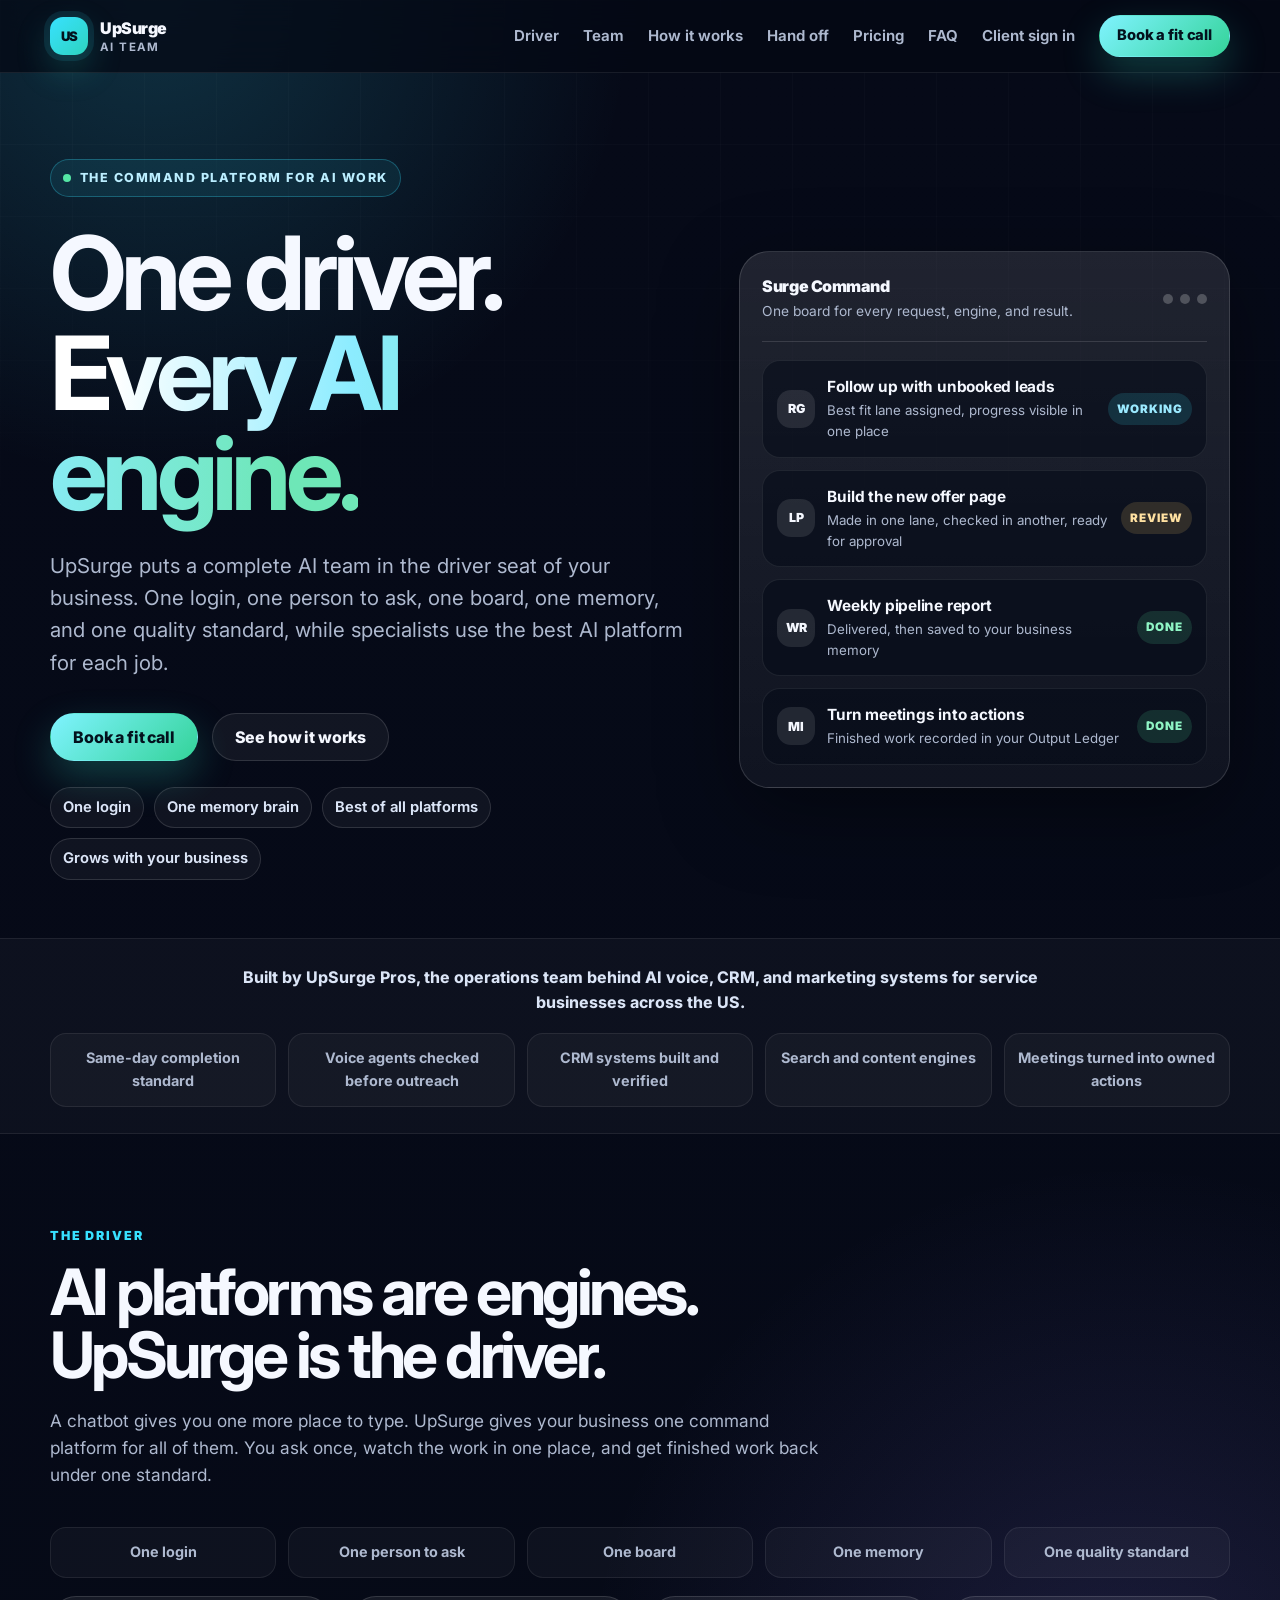
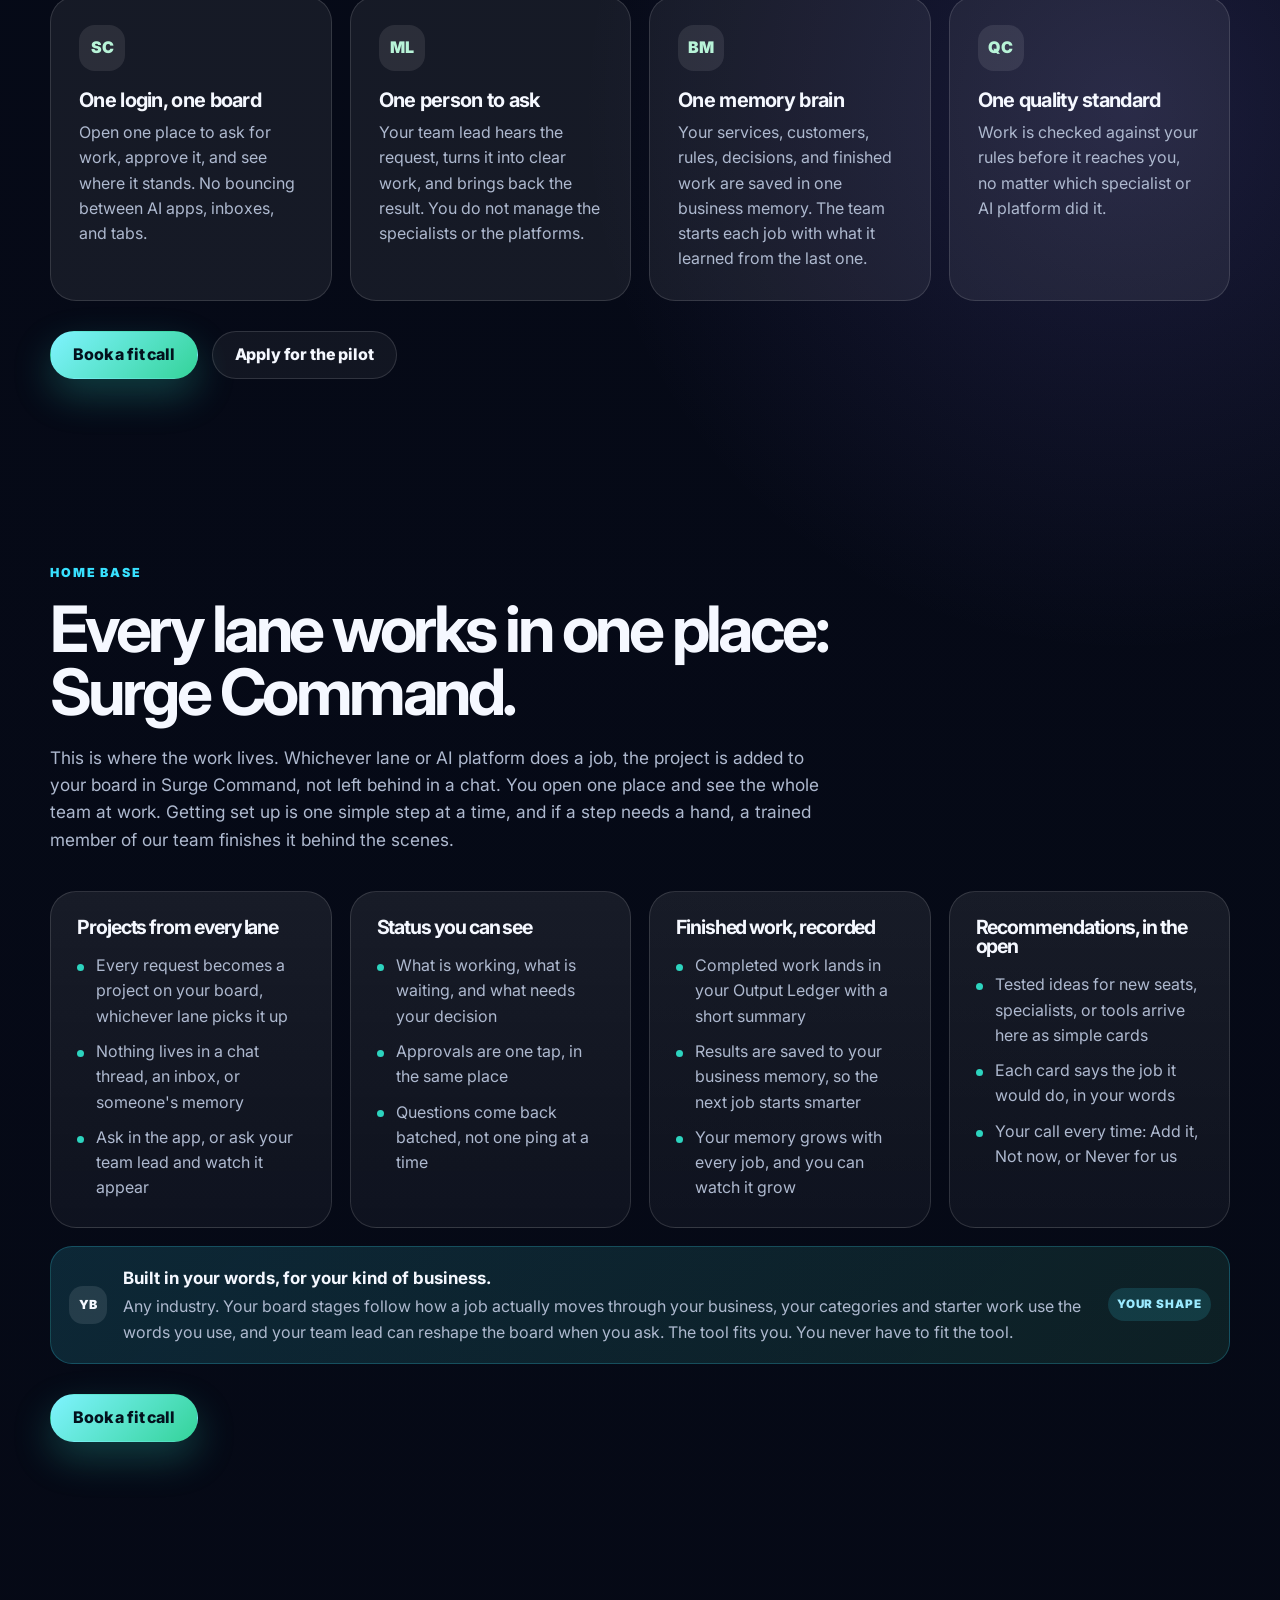
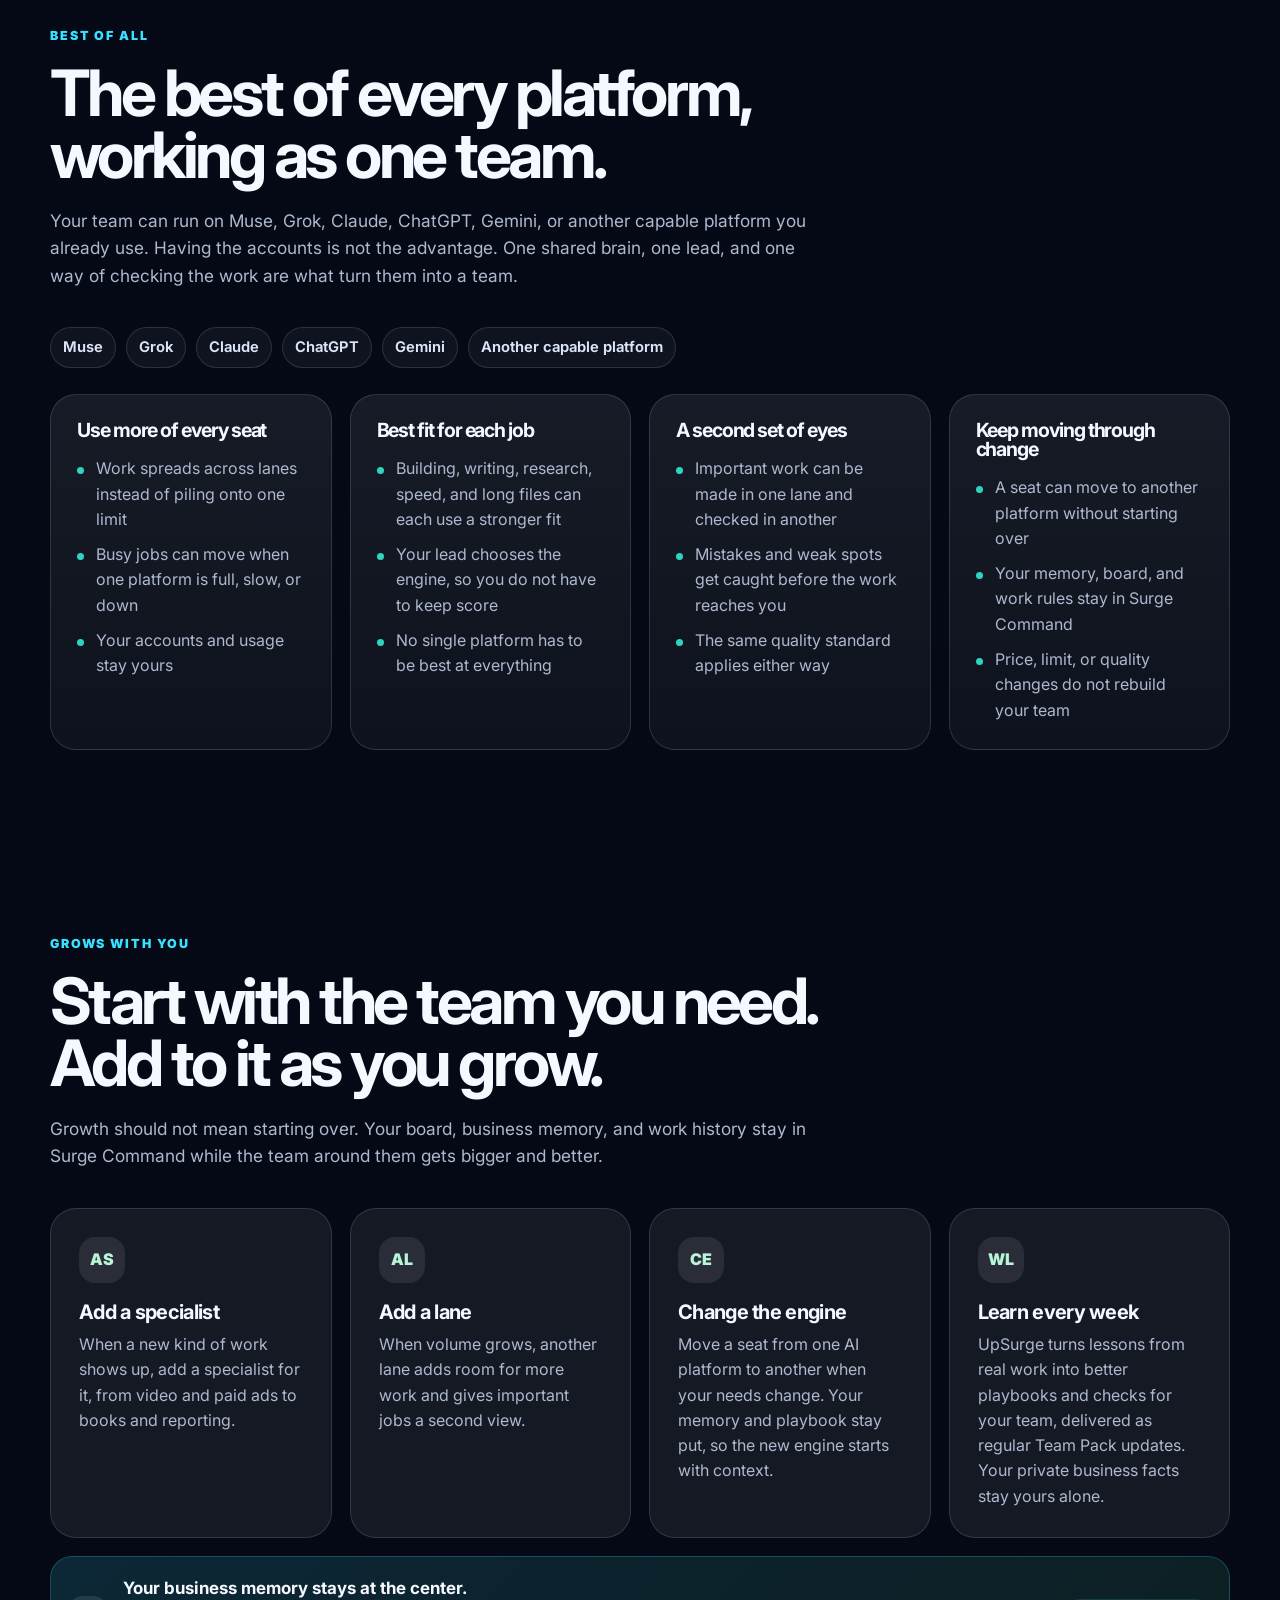
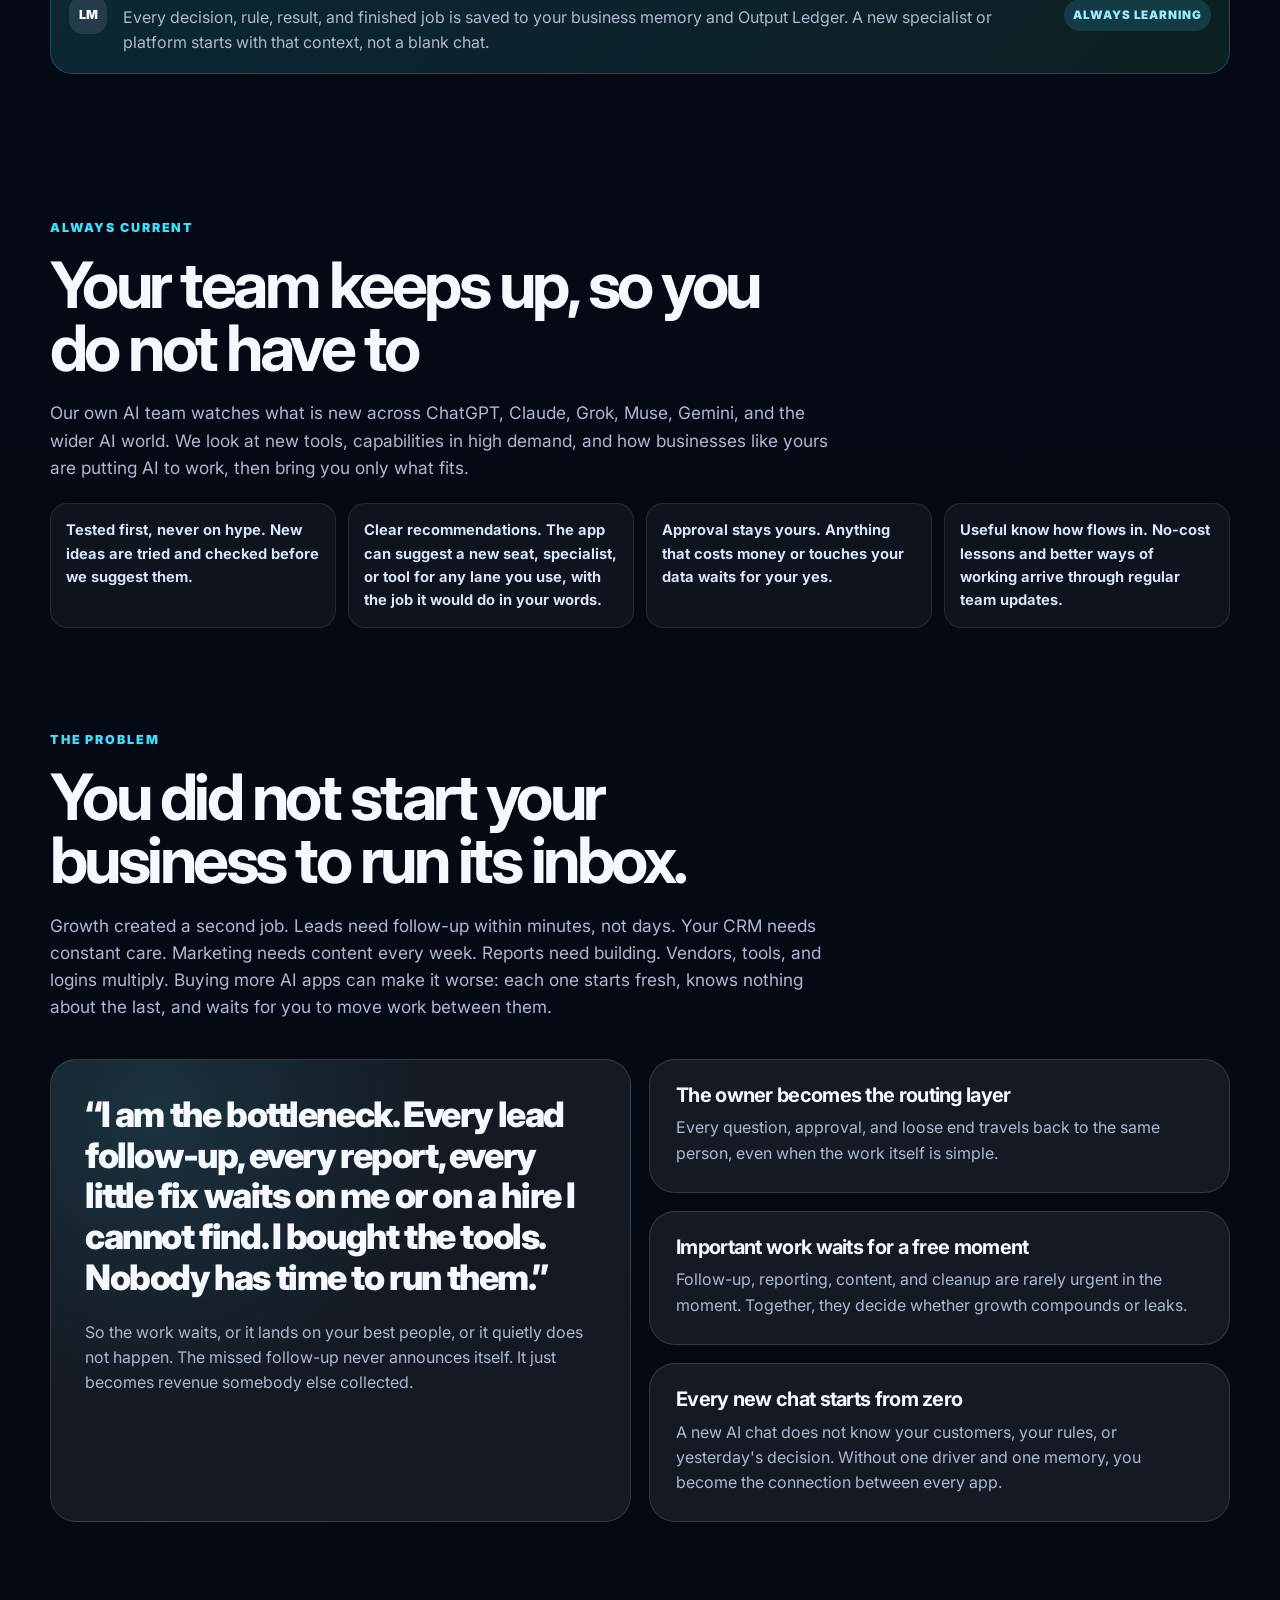
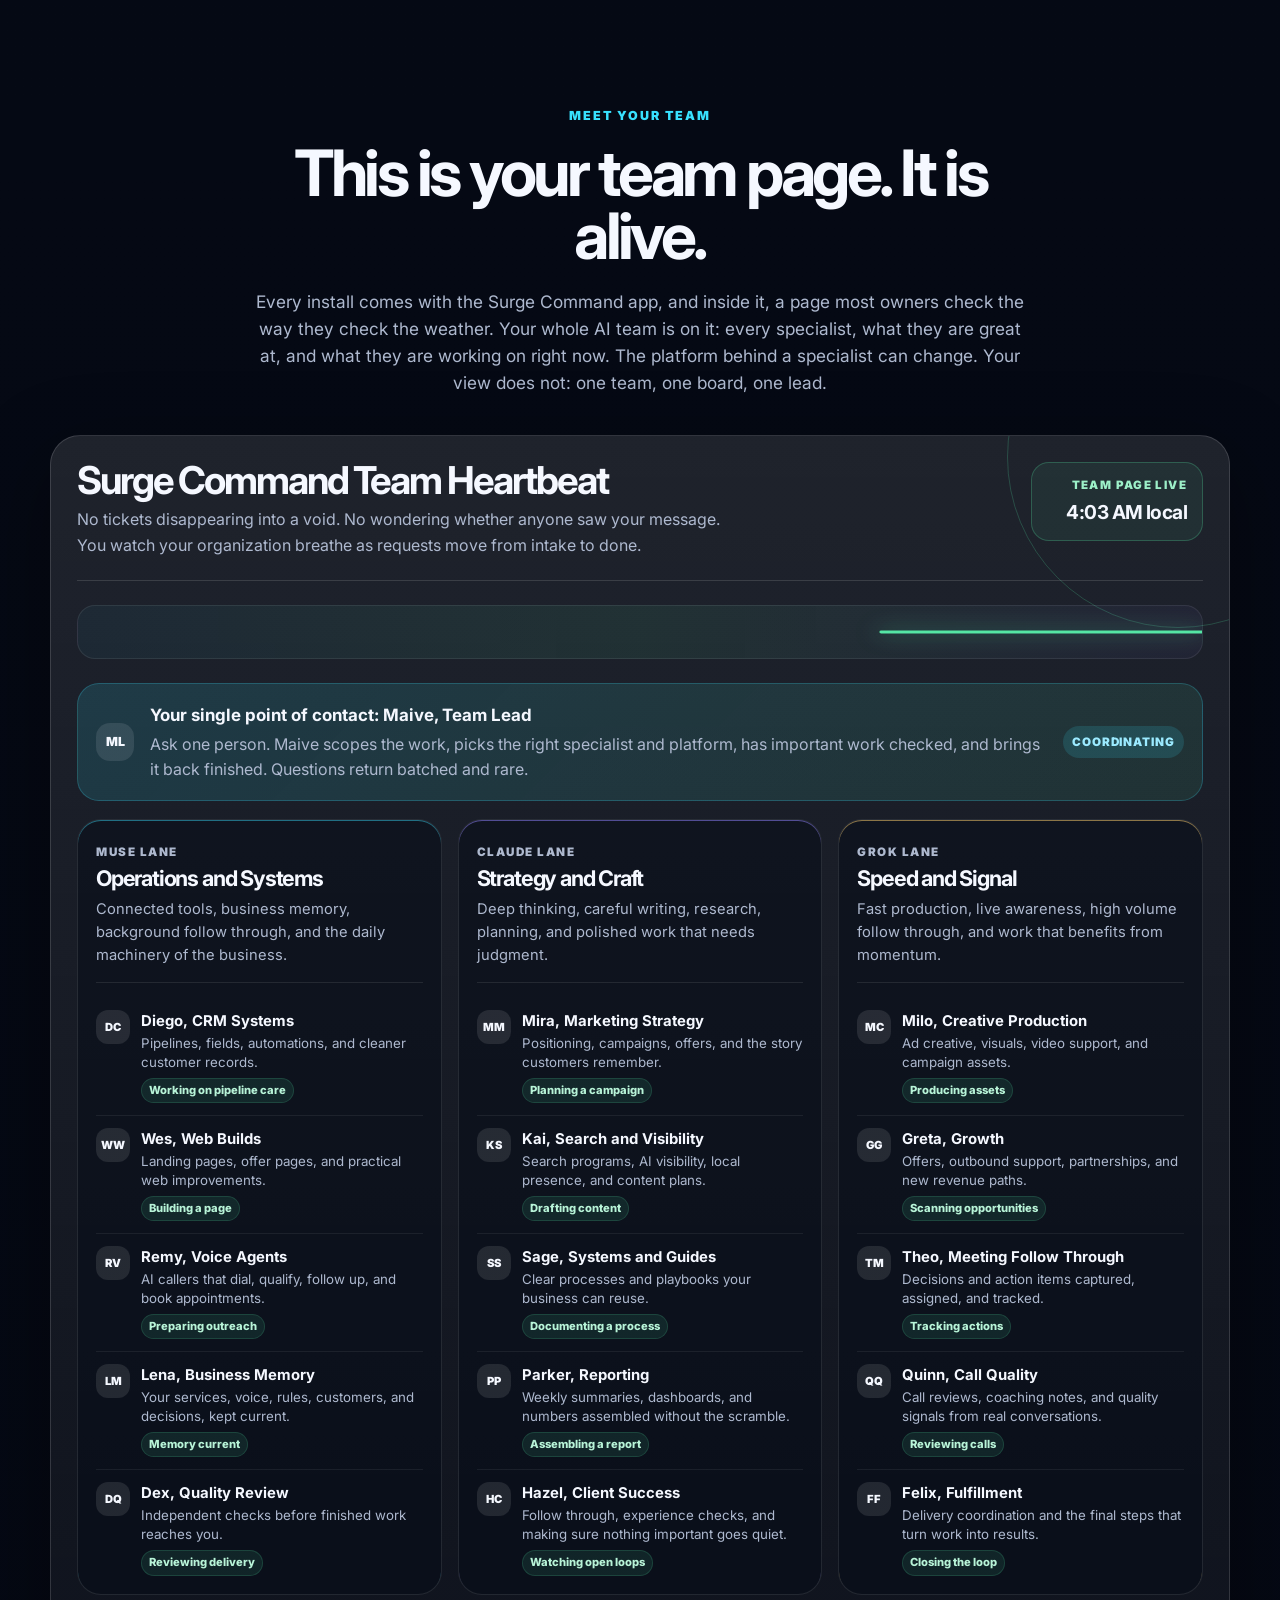
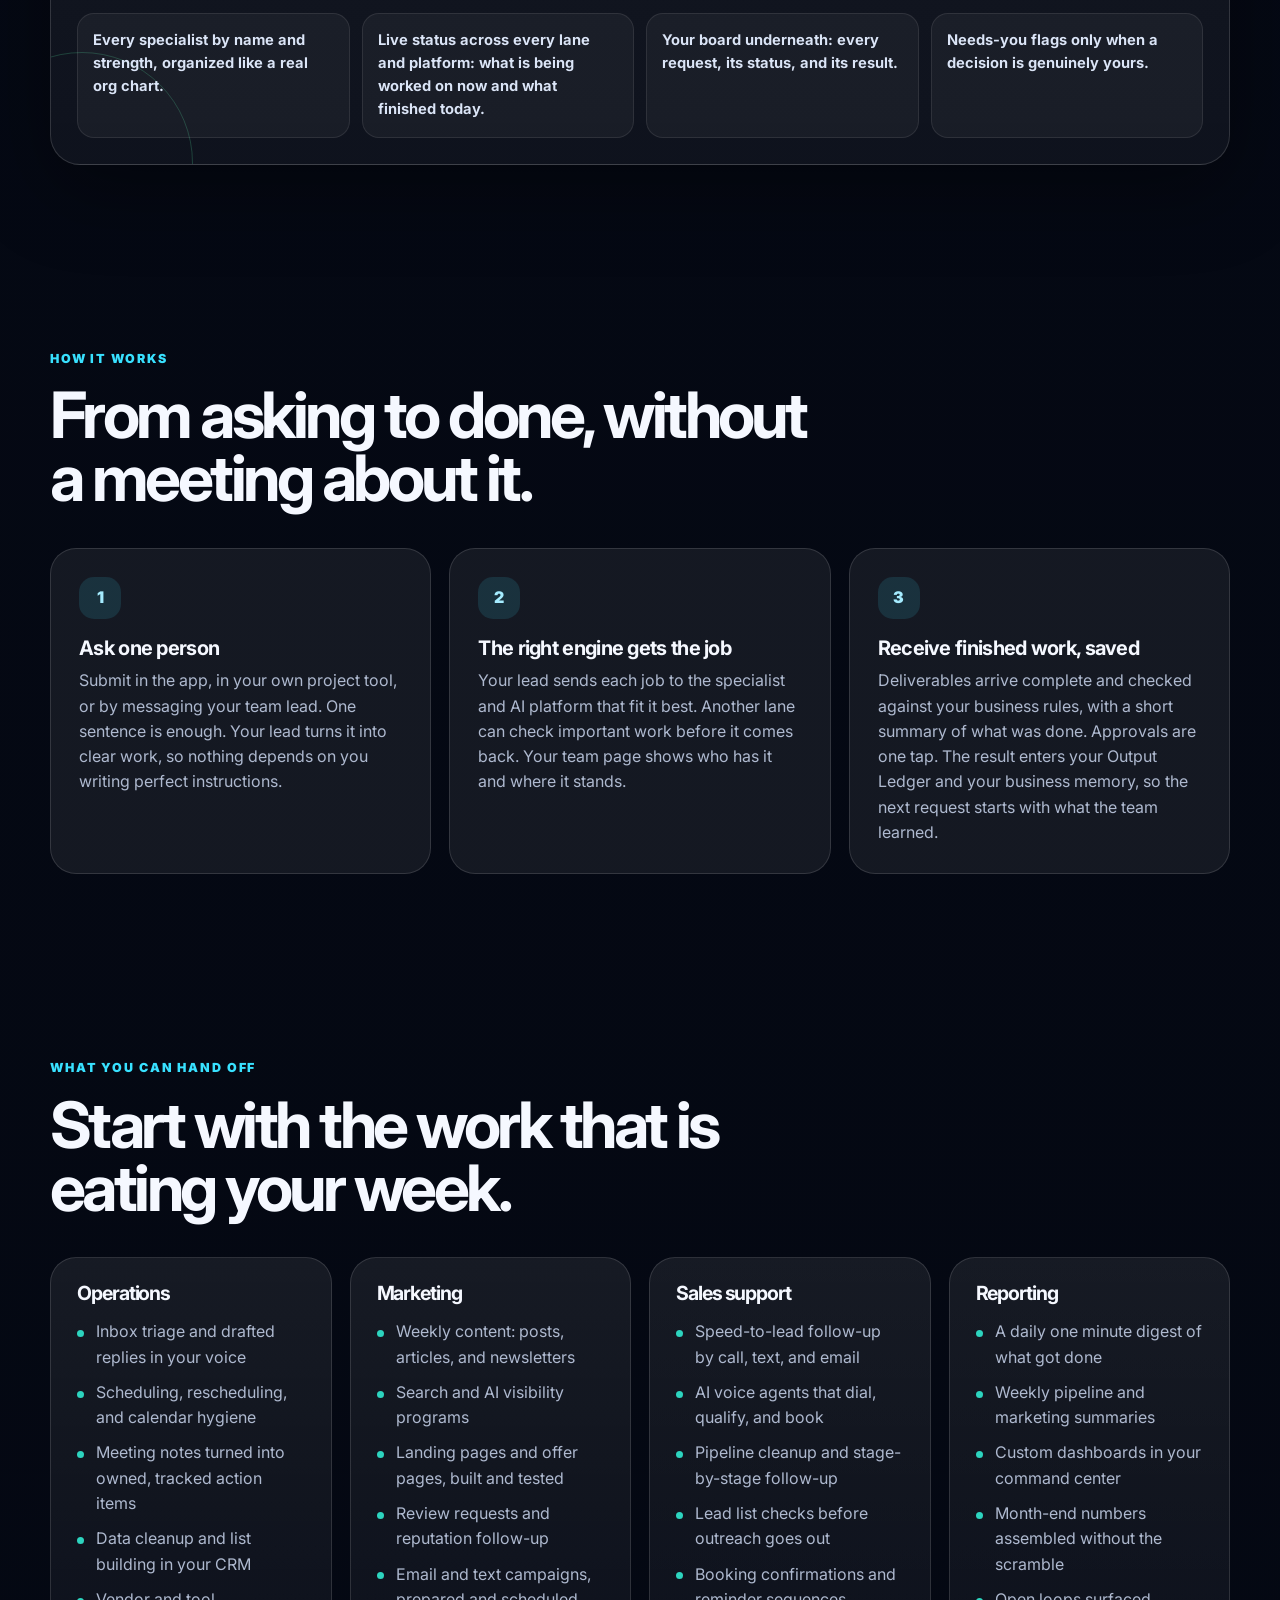
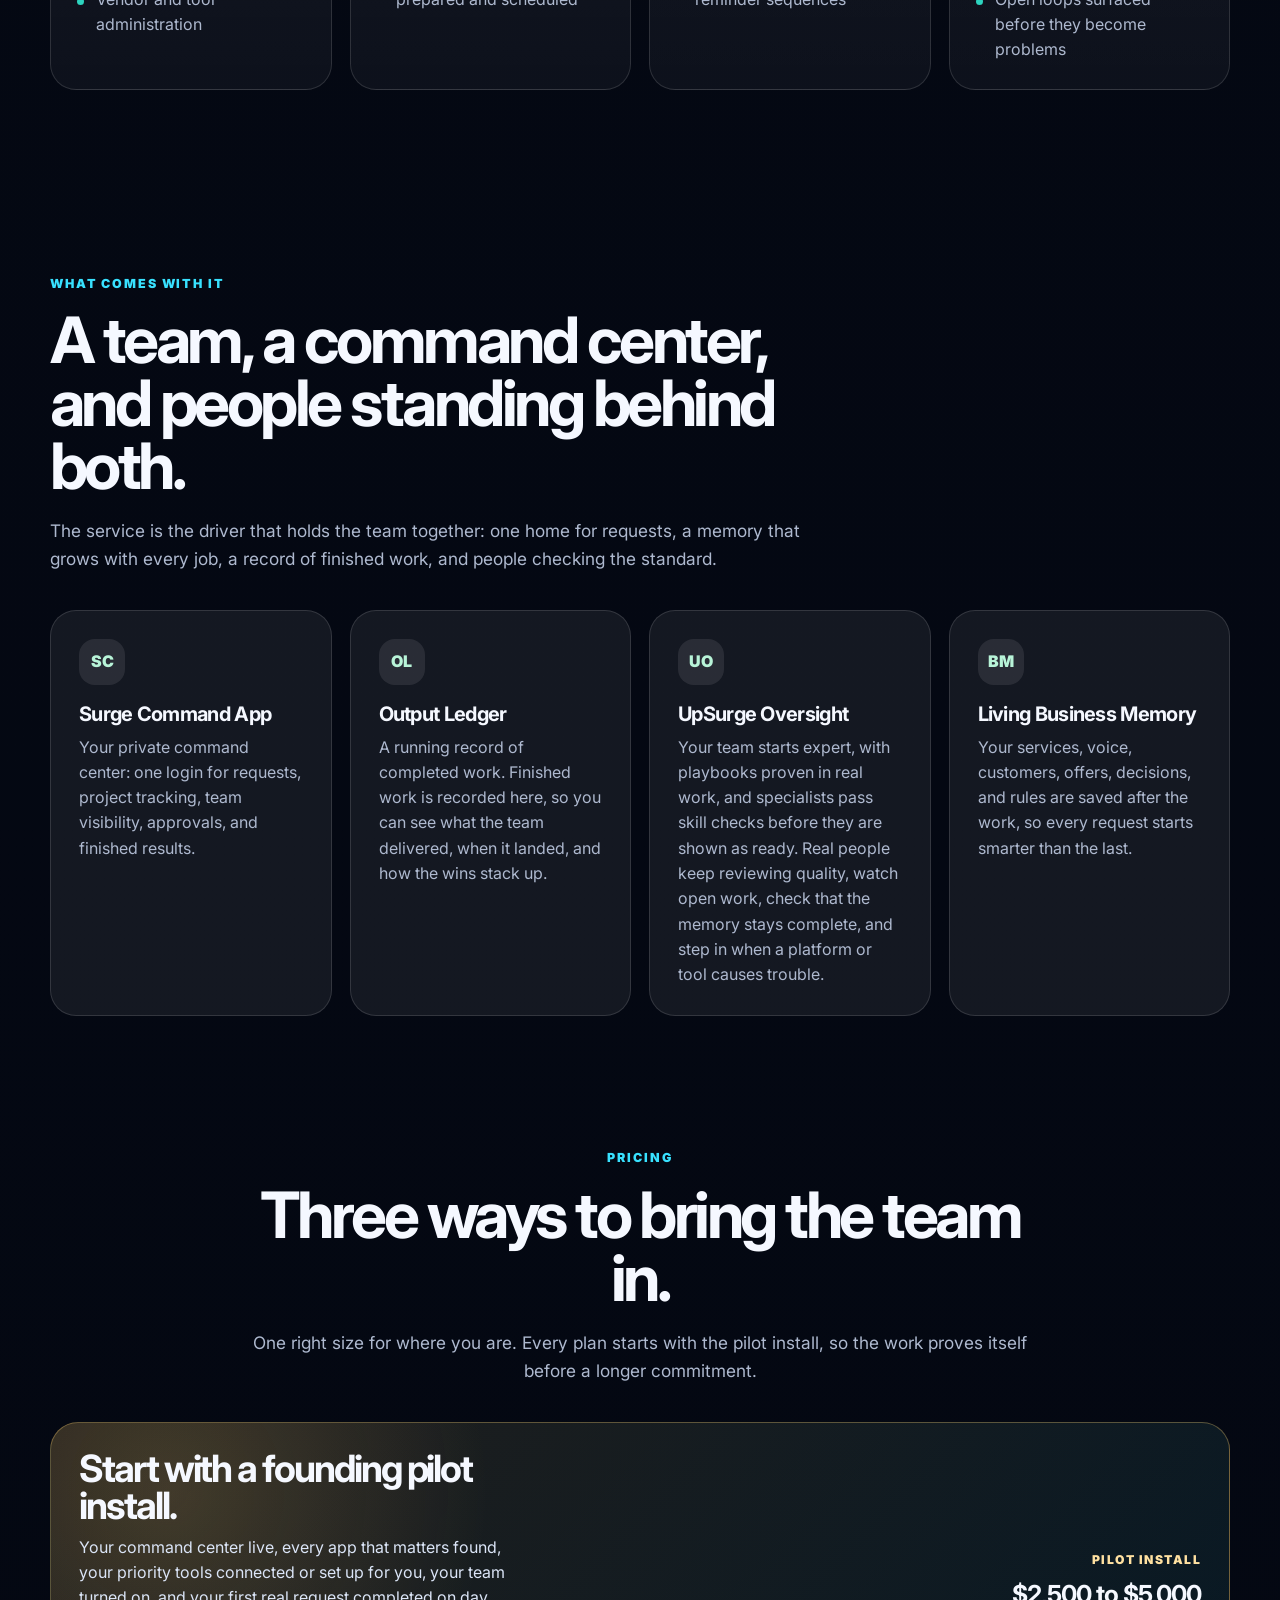
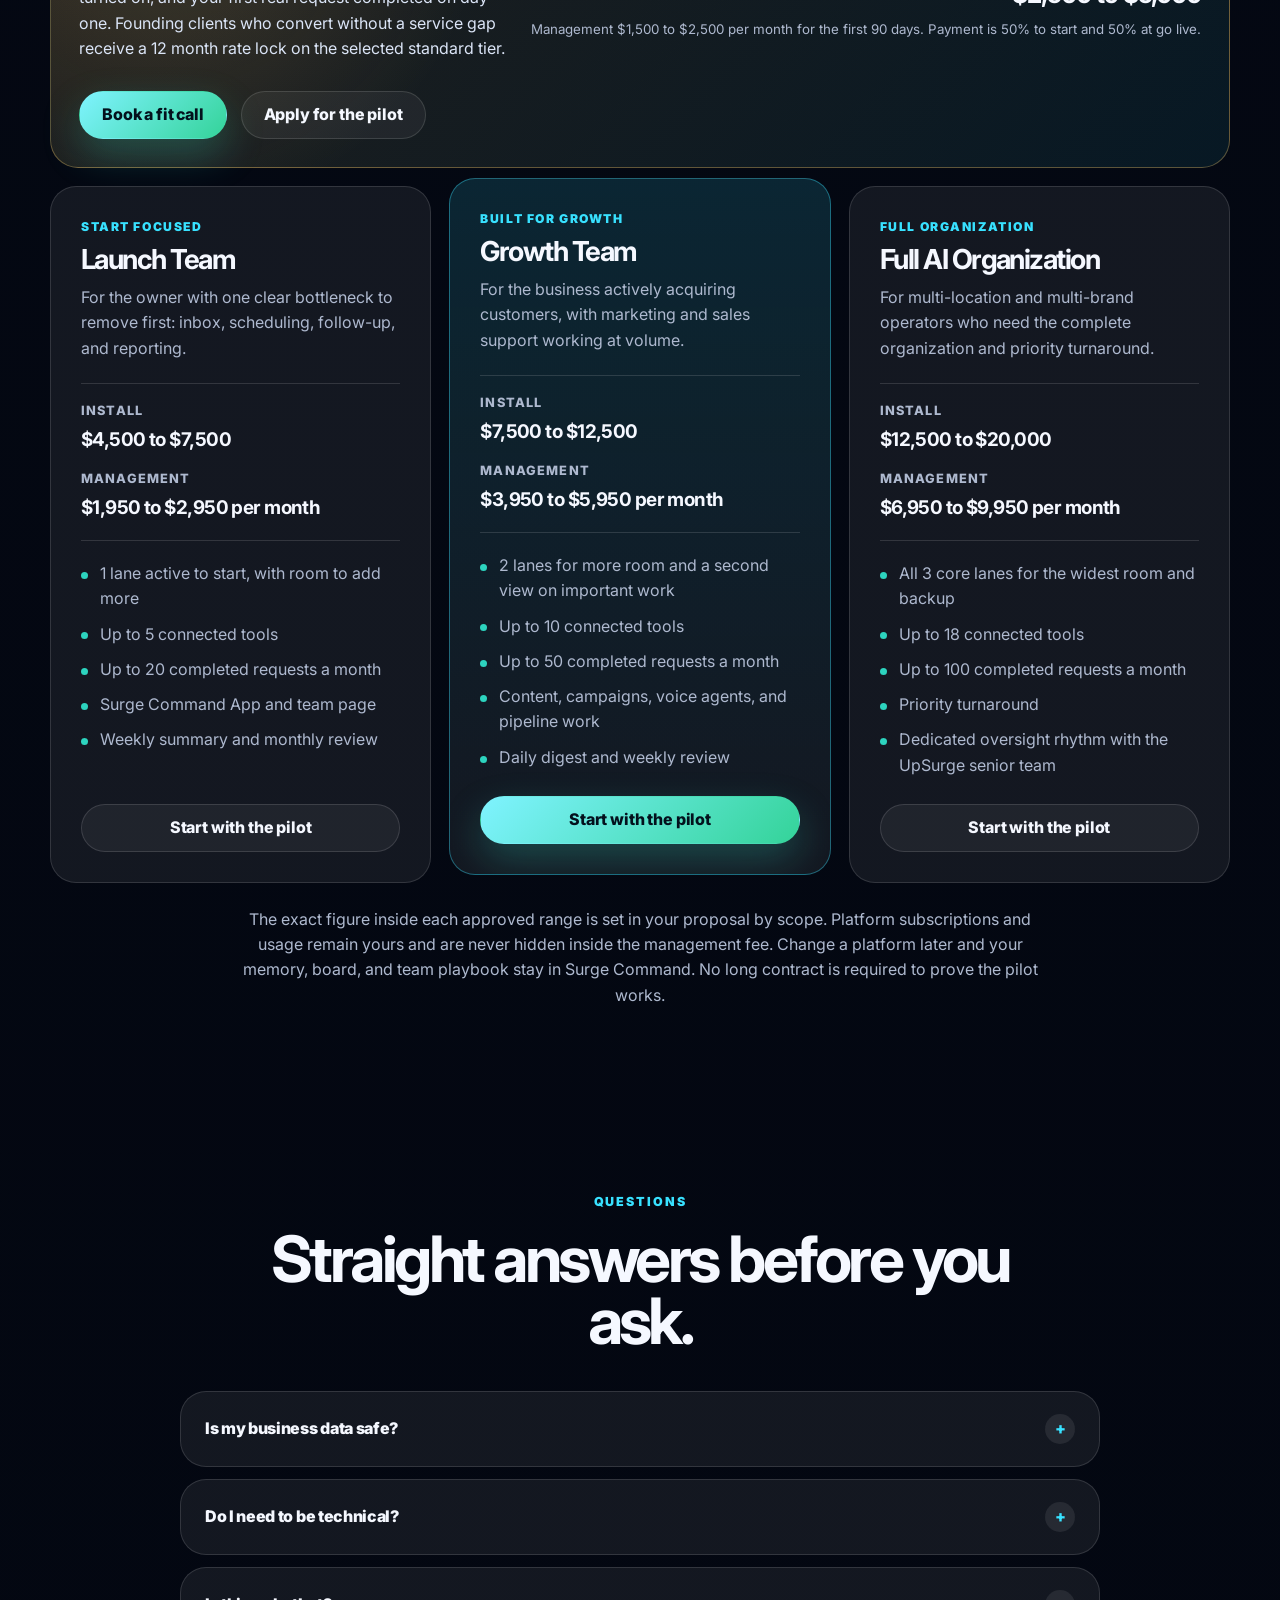
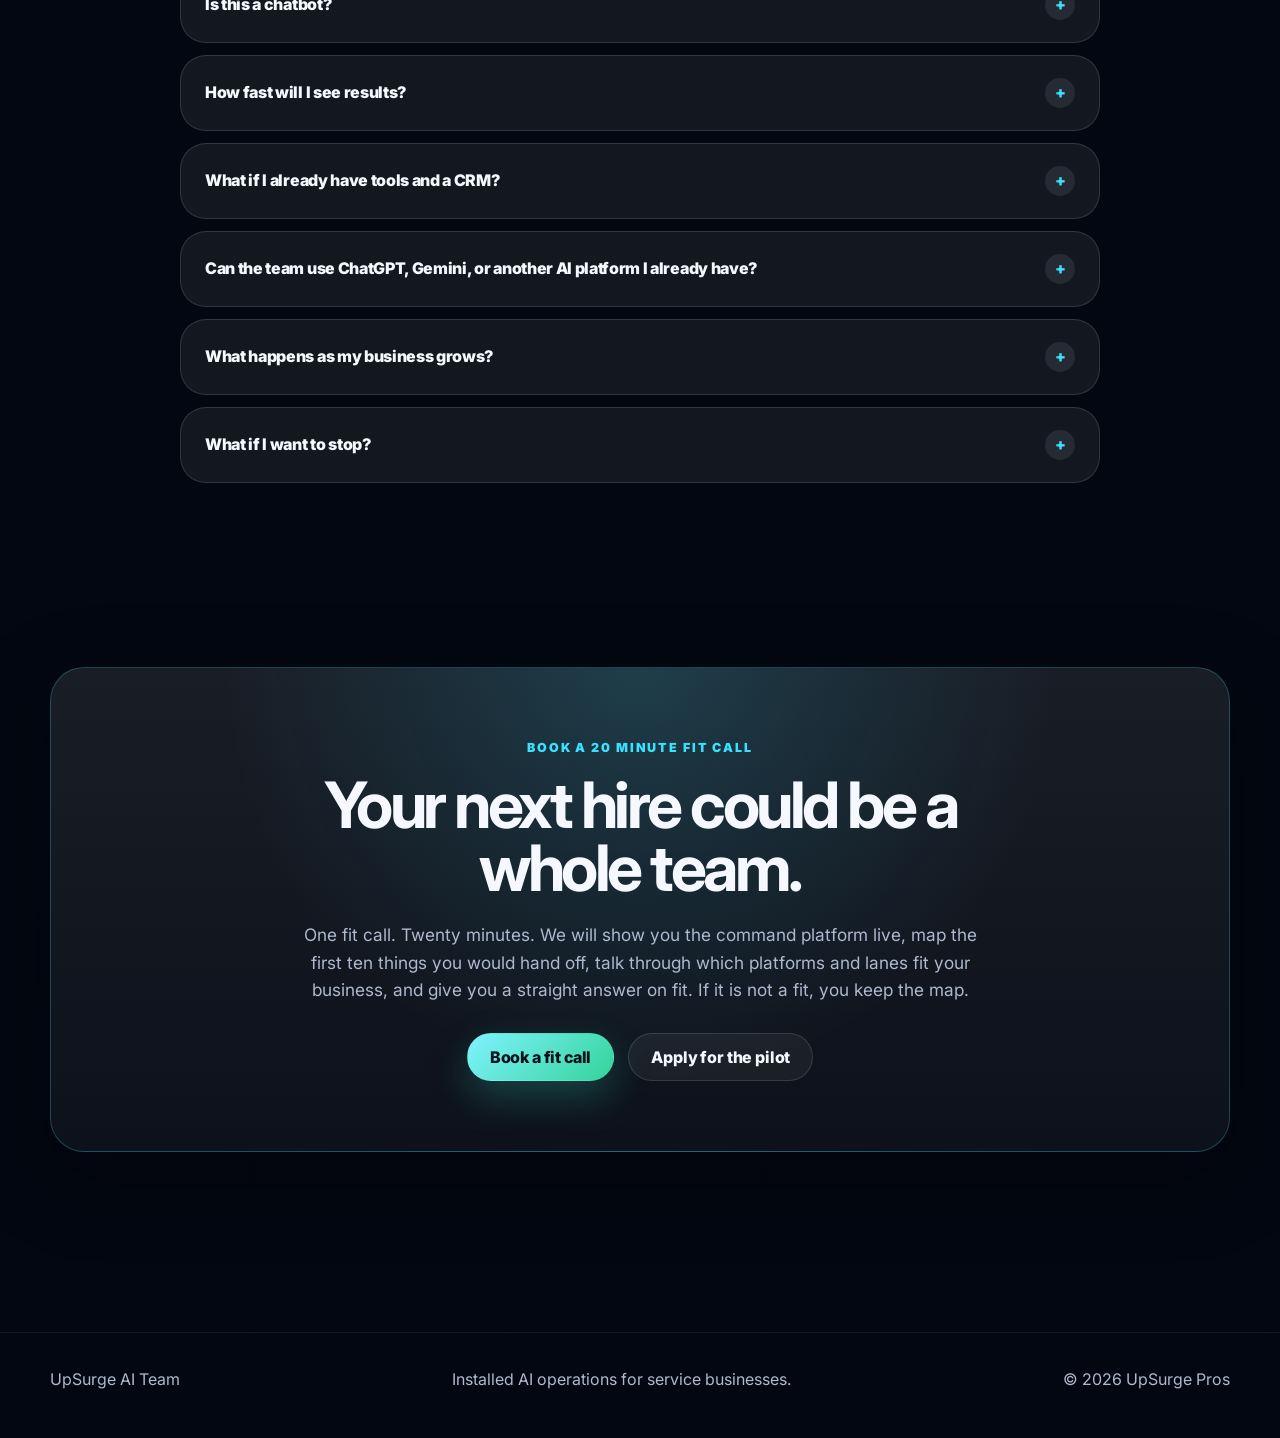
<file: site/index.html>
<!doctype html>
<html lang="en">
<head>
  <meta charset="utf-8">
  <meta name="viewport" content="width=device-width, initial-scale=1">
  <meta name="description" content="UpSurge is the command platform for an AI team that can work across the AI platforms you choose, remembers your business, and brings back finished work under one quality standard.">
  <meta name="theme-color" content="#050914">
  <meta property="og:type" content="website">
  <meta property="og:site_name" content="UpSurge AI Team">
  <meta property="og:title" content="UpSurge AI Team | The Command Platform for AI Teams">
  <meta property="og:description" content="One driver, every AI engine. One login, one board, one memory, and one quality standard, while your AI team works across the platforms that fit each job.">
  <meta name="twitter:card" content="summary">
  <meta name="twitter:title" content="UpSurge AI Team | The Command Platform for AI Teams">
  <meta name="twitter:description" content="One driver, every AI engine. One login, one board, one memory, and one quality standard, while your AI team works across the platforms that fit each job.">
  <title>UpSurge AI Team | The Command Platform for AI Teams</title>
  <link rel="preconnect" href="https://fonts.googleapis.com">
  <link rel="preconnect" href="https://fonts.gstatic.com" crossorigin>
  <link href="https://fonts.googleapis.com/css2?family=Inter:wght@400;500;600;700;800;900&display=swap" rel="stylesheet">
  <style>
    :root {
      --bg: #050914;
      --bg-2: #081120;
      --panel: rgba(255, 255, 255, 0.065);
      --panel-strong: rgba(255, 255, 255, 0.1);
      --line: rgba(255, 255, 255, 0.13);
      --text: #f5f8ff;
      --muted: #aeb9cf;
      --soft: #dbe5f7;
      --cyan: #38e1ff;
      --teal: #2dd4bf;
      --violet: #8b7cf6;
      --gold: #f4c76a;
      --green: #55e6a5;
      --ink: #06101f;
      --radius: 26px;
      --shadow: 0 24px 80px rgba(0, 0, 0, 0.38);
    }

    * { box-sizing: border-box; }
    html { scroll-behavior: smooth; }
    body {
      margin: 0;
      font-family: Inter, ui-sans-system, system-ui, -apple-system, BlinkMacSystemFont, "Segoe UI", sans-serif;
      color: var(--text);
      background:
        radial-gradient(circle at 12% 0%, rgba(56, 225, 255, 0.18), transparent 30rem),
        radial-gradient(circle at 88% 12%, rgba(139, 124, 246, 0.16), transparent 34rem),
        linear-gradient(180deg, #060a18 0%, #050914 46%, #030711 100%);
      line-height: 1.58;
      overflow-x: hidden;
    }

    body::before {
      content: "";
      position: fixed;
      inset: 0;
      pointer-events: none;
      background-image:
        linear-gradient(rgba(255,255,255,0.025) 1px, transparent 1px),
        linear-gradient(90deg, rgba(255,255,255,0.025) 1px, transparent 1px);
      background-size: 72px 72px;
      mask-image: linear-gradient(to bottom, black, transparent 72%);
      z-index: -1;
    }

    a { color: inherit; }
    .wrap { width: min(1180px, calc(100% - 40px)); margin: 0 auto; }
    .site-header {
      position: sticky;
      top: 0;
      z-index: 20;
      backdrop-filter: blur(18px);
      background: rgba(5, 9, 20, 0.76);
      border-bottom: 1px solid rgba(255,255,255,0.08);
    }
    .nav {
      min-height: 72px;
      display: flex;
      align-items: center;
      justify-content: space-between;
      gap: 24px;
    }
    .brand {
      display: inline-flex;
      align-items: center;
      gap: 12px;
      text-decoration: none;
      font-weight: 900;
      letter-spacing: -0.03em;
      white-space: nowrap;
    }
    .brand-mark {
      width: 38px;
      height: 38px;
      border-radius: 13px;
      display: grid;
      place-items: center;
      color: #03111d;
      background: linear-gradient(135deg, var(--cyan), var(--teal));
      box-shadow: 0 0 0 6px rgba(56, 225, 255, 0.1), 0 14px 34px rgba(45, 212, 191, 0.25);
      font-size: 0.82rem;
      letter-spacing: -0.06em;
    }
    .brand small {
      display: block;
      color: var(--muted);
      font-size: 0.72rem;
      font-weight: 700;
      letter-spacing: 0.12em;
      text-transform: uppercase;
      margin-top: -3px;
    }
    .nav-links {
      display: flex;
      align-items: center;
      gap: 24px;
      color: var(--muted);
      font-size: 0.94rem;
      font-weight: 650;
    }
    .nav-links a { text-decoration: none; }
    .nav-links a:hover { color: var(--text); }

    .button {
      display: inline-flex;
      align-items: center;
      justify-content: center;
      gap: 9px;
      min-height: 48px;
      padding: 0 22px;
      border-radius: 999px;
      border: 1px solid transparent;
      text-decoration: none;
      font-weight: 800;
      letter-spacing: -0.01em;
      transition: transform 180ms ease, border-color 180ms ease, background 180ms ease;
      white-space: nowrap;
    }
    .button:hover { transform: translateY(-2px); }
    .button.primary {
      color: #03111d;
      background: linear-gradient(135deg, #7ff3ff, #34d399);
      box-shadow: 0 16px 38px rgba(45, 212, 191, 0.26);
    }
    .button.secondary {
      color: var(--text);
      border-color: var(--line);
      background: rgba(255,255,255,0.05);
    }
    .button.small { min-height: 42px; padding: 0 17px; font-size: 0.92rem; }
    .skip-link {
      position: absolute;
      left: 16px;
      top: -60px;
      z-index: 40;
      background: var(--cyan);
      color: #03111d;
      font-weight: 800;
      padding: 10px 16px;
      border-radius: 999px;
      text-decoration: none;
      transition: top 160ms ease;
    }
    .skip-link:focus { top: 12px; }
    .section-cta { display: flex; flex-wrap: wrap; gap: 14px; margin-top: 30px; }
    .section-cta.center { justify-content: center; }

    .hero {
      padding: 86px 0 58px;
      position: relative;
    }
    .hero-grid {
      display: grid;
      grid-template-columns: minmax(0, 1.02fr) minmax(360px, 0.78fr);
      gap: 48px;
      align-items: center;
    }
    .eyebrow {
      display: inline-flex;
      align-items: center;
      gap: 9px;
      padding: 8px 12px;
      border: 1px solid rgba(56,225,255,0.28);
      border-radius: 999px;
      background: rgba(56,225,255,0.08);
      color: #bbeeff;
      font-size: 0.78rem;
      font-weight: 800;
      letter-spacing: 0.12em;
      text-transform: uppercase;
    }
    .live-dot {
      width: 8px;
      height: 8px;
      border-radius: 99px;
      background: var(--green);
      box-shadow: 0 0 0 0 rgba(85, 230, 165, 0.55);
      animation: dotPulse 2s infinite;
      flex: 0 0 auto;
    }
    @keyframes dotPulse {
      0% { box-shadow: 0 0 0 0 rgba(85, 230, 165, 0.48); }
      70% { box-shadow: 0 0 0 9px rgba(85, 230, 165, 0); }
      100% { box-shadow: 0 0 0 0 rgba(85, 230, 165, 0); }
    }
    h1, h2, h3 { line-height: 0.98; letter-spacing: -0.055em; margin: 0; }
    h1 {
      font-size: clamp(3.4rem, 8vw, 7.1rem);
      max-width: 780px;
      margin-top: 26px;
    }
    h1 .gradient {
      background: linear-gradient(92deg, #fff 10%, #8cecff 46%, #6ee7b7 88%);
      -webkit-background-clip: text;
      background-clip: text;
      color: transparent;
    }
    .hero-copy {
      color: var(--muted);
      font-size: clamp(1.08rem, 2vw, 1.28rem);
      max-width: 680px;
      margin: 26px 0 0;
    }
    .hero-actions {
      display: flex;
      flex-wrap: wrap;
      gap: 14px;
      margin-top: 34px;
    }
    .hero-notes {
      display: flex;
      flex-wrap: wrap;
      gap: 10px;
      margin-top: 26px;
      color: var(--soft);
      font-size: 0.92rem;
      font-weight: 650;
    }
    .hero-notes span {
      border: 1px solid var(--line);
      background: rgba(255,255,255,0.045);
      border-radius: 999px;
      padding: 8px 12px;
    }

    .hero-console, .team-console {
      border: 1px solid rgba(255,255,255,0.14);
      background: linear-gradient(180deg, rgba(255,255,255,0.105), rgba(255,255,255,0.045));
      border-radius: 30px;
      box-shadow: var(--shadow);
      overflow: hidden;
      position: relative;
    }
    .hero-console { padding: 22px; }
    .console-top {
      display: flex;
      align-items: center;
      justify-content: space-between;
      gap: 16px;
      padding-bottom: 18px;
      border-bottom: 1px solid var(--line);
    }
    .console-title { font-weight: 900; letter-spacing: -0.03em; }
    .console-subtitle { color: var(--muted); font-size: 0.86rem; margin-top: 2px; }
    .window-dots { display: flex; gap: 7px; }
    .window-dots i { width: 10px; height: 10px; border-radius: 99px; background: rgba(255,255,255,0.22); display: block; }
    .request-list { display: grid; gap: 12px; margin-top: 18px; }
    .request-row {
      display: grid;
      grid-template-columns: auto 1fr auto;
      gap: 12px;
      align-items: center;
      padding: 14px;
      border-radius: 18px;
      background: rgba(3, 10, 22, 0.48);
      border: 1px solid rgba(255,255,255,0.08);
    }
    .request-row strong { display: block; font-size: 0.96rem; letter-spacing: -0.015em; }
    .request-row small { color: var(--muted); display: block; margin-top: 1px; }
    .status {
      font-size: 0.73rem;
      font-weight: 900;
      letter-spacing: 0.08em;
      text-transform: uppercase;
      padding: 7px 9px;
      border-radius: 999px;
      white-space: nowrap;
    }
    .status.done { background: rgba(85,230,165,0.14); color: #8ff5c5; }
    .status.working { background: rgba(56,225,255,0.14); color: #9beaff; }
    .status.review { background: rgba(244,199,106,0.15); color: #ffe1a1; }
    .avatar {
      width: 38px;
      height: 38px;
      border-radius: 14px;
      display: grid;
      place-items: center;
      background: rgba(255,255,255,0.1);
      font-weight: 900;
      font-size: 0.78rem;
    }

    .proof-strip {
      border-top: 1px solid rgba(255,255,255,0.08);
      border-bottom: 1px solid rgba(255,255,255,0.08);
      background: rgba(255,255,255,0.03);
      padding: 26px 0;
    }
    .proof-line {
      text-align: center;
      color: var(--soft);
      font-weight: 750;
      max-width: 880px;
      margin: 0 auto 18px;
    }
    .proof-items {
      display: grid;
      grid-template-columns: repeat(5, 1fr);
      gap: 12px;
    }
    .proof-item {
      color: var(--muted);
      text-align: center;
      font-size: 0.9rem;
      font-weight: 700;
      padding: 13px 10px;
      border: 1px solid rgba(255,255,255,0.08);
      border-radius: 16px;
      background: rgba(255,255,255,0.035);
    }

    section { padding: 92px 0; }
    .section-head { max-width: 780px; margin-bottom: 38px; }
    .section-head.center { margin-inline: auto; text-align: center; }
    .kicker {
      color: var(--cyan);
      font-size: 0.78rem;
      font-weight: 900;
      letter-spacing: 0.15em;
      text-transform: uppercase;
      margin-bottom: 16px;
    }
    h2 { font-size: clamp(2.25rem, 5vw, 4.25rem); }
    .section-head p, .lead {
      color: var(--muted);
      font-size: 1.08rem;
      margin: 20px 0 0;
    }

    .problem-grid {
      display: grid;
      grid-template-columns: 1fr 1fr;
      gap: 18px;
      align-items: stretch;
    }
    .quote-card, .mini-card, .step-card, .bundle-card, .price-card, .faq-item {
      border: 1px solid var(--line);
      background: var(--panel);
      border-radius: var(--radius);
    }
    .quote-card {
      padding: 34px;
      background:
        radial-gradient(circle at 18% 12%, rgba(56,225,255,0.13), transparent 18rem),
        var(--panel);
    }
    .quote-card blockquote {
      margin: 0;
      font-size: clamp(1.45rem, 3vw, 2.2rem);
      line-height: 1.16;
      letter-spacing: -0.04em;
      font-weight: 850;
    }
    .quote-card p { color: var(--muted); margin: 22px 0 0; }
    .problem-points { display: grid; gap: 18px; }
    .mini-card { padding: 26px; }
    .mini-card h3, .step-card h3, .bundle-card h3 { font-size: 1.25rem; letter-spacing: -0.035em; margin-bottom: 10px; }
    .mini-card p, .step-card p, .bundle-card p { color: var(--muted); margin: 0; }

    .team-section { position: relative; }
    .team-console { padding: 0; isolation: isolate; }
    .team-console::before, .team-console::after {
      content: "";
      position: absolute;
      border: 1px solid rgba(85, 230, 165, 0.22);
      border-radius: 999px;
      pointer-events: none;
      z-index: -1;
    }
    .team-console::before { width: 340px; height: 340px; right: -120px; top: -150px; animation: ringPulse 3.6s ease-out infinite; }
    .team-console::after { width: 220px; height: 220px; left: -80px; bottom: -110px; animation: ringPulse 3.6s ease-out 1.2s infinite; }
    @keyframes ringPulse {
      0% { transform: scale(0.76); opacity: 0; }
      35% { opacity: 0.85; }
      100% { transform: scale(1.22); opacity: 0; }
    }
    .team-window { padding: 26px; }
    .team-toolbar {
      display: flex;
      justify-content: space-between;
      align-items: flex-start;
      gap: 20px;
      padding-bottom: 22px;
      border-bottom: 1px solid var(--line);
    }
    .team-toolbar h3 { font-size: clamp(1.65rem, 3vw, 2.55rem); }
    .team-toolbar p { color: var(--muted); margin: 8px 0 0; max-width: 660px; }
    .clock-card {
      min-width: 172px;
      text-align: right;
      border: 1px solid rgba(85,230,165,0.25);
      background: rgba(85,230,165,0.07);
      border-radius: 18px;
      padding: 13px 15px;
    }
    .clock-card span { display: block; color: #9df0c8; font-size: 0.72rem; font-weight: 900; letter-spacing: 0.12em; text-transform: uppercase; }
    .clock-card strong { display: block; font-size: 1.2rem; margin-top: 3px; letter-spacing: -0.03em; }
    .pulse-line {
      height: 54px;
      margin: 24px 0;
      position: relative;
      overflow: hidden;
      border-radius: 18px;
      background: linear-gradient(90deg, rgba(56,225,255,0.05), rgba(85,230,165,0.09), rgba(139,124,246,0.06));
      border: 1px solid rgba(255,255,255,0.08);
    }
    .pulse-line svg { width: 100%; height: 100%; display: block; }
    .pulse-line path {
      fill: none;
      stroke: var(--green);
      stroke-width: 3;
      stroke-linecap: round;
      stroke-linejoin: round;
      stroke-dasharray: 720;
      stroke-dashoffset: 720;
      filter: drop-shadow(0 0 10px rgba(85,230,165,0.65));
      animation: heartbeat 3.4s ease-in-out infinite;
    }
    @keyframes heartbeat {
      0% { stroke-dashoffset: 720; opacity: 0.3; }
      35% { stroke-dashoffset: 0; opacity: 1; }
      72% { stroke-dashoffset: 0; opacity: 0.94; }
      100% { stroke-dashoffset: -720; opacity: 0.3; }
    }
    .lead-strip {
      display: grid;
      grid-template-columns: auto 1fr auto;
      gap: 16px;
      align-items: center;
      padding: 18px;
      border-radius: 22px;
      background: linear-gradient(135deg, rgba(56,225,255,0.14), rgba(85,230,165,0.1));
      border: 1px solid rgba(56,225,255,0.22);
      margin-bottom: 18px;
    }
    .lead-strip strong { display: block; font-size: 1.06rem; }
    .lead-strip p { margin: 3px 0 0; color: var(--muted); }
    .lanes {
      display: grid;
      grid-template-columns: repeat(3, 1fr);
      gap: 16px;
    }
    .lane {
      border: 1px solid rgba(255,255,255,0.1);
      border-radius: 24px;
      padding: 18px;
      background: rgba(3, 10, 22, 0.44);
    }
    .lane.cyan { box-shadow: inset 0 1px 0 rgba(56,225,255,0.45); }
    .lane.violet { box-shadow: inset 0 1px 0 rgba(139,124,246,0.55); }
    .lane.gold { box-shadow: inset 0 1px 0 rgba(244,199,106,0.55); }
    .lane-head { padding-bottom: 15px; border-bottom: 1px solid rgba(255,255,255,0.09); margin-bottom: 15px; }
    .lane-head span { color: var(--muted); font-size: 0.73rem; font-weight: 900; letter-spacing: 0.13em; text-transform: uppercase; }
    .lane-head h3 { font-size: 1.35rem; margin-top: 5px; }
    .lane-head p { color: var(--muted); font-size: 0.92rem; margin: 8px 0 0; }
    .specialist {
      display: grid;
      grid-template-columns: auto 1fr;
      gap: 11px;
      padding: 12px 0;
      border-bottom: 1px solid rgba(255,255,255,0.065);
    }
    .specialist:last-child { border-bottom: 0; padding-bottom: 0; }
    .specialist .avatar { width: 34px; height: 34px; border-radius: 12px; font-size: 0.7rem; }
    .specialist strong { display: block; font-size: 0.93rem; }
    .specialist small { color: var(--muted); display: block; line-height: 1.42; }
    .specialist em {
      display: inline-block;
      margin-top: 6px;
      color: #b8f4d8;
      background: rgba(85,230,165,0.1);
      border: 1px solid rgba(85,230,165,0.16);
      padding: 3px 7px;
      border-radius: 999px;
      font-size: 0.7rem;
      font-style: normal;
      font-weight: 800;
    }
    .team-features {
      display: grid;
      grid-template-columns: repeat(4, 1fr);
      gap: 12px;
      margin-top: 18px;
    }
    .team-features div {
      border: 1px solid rgba(255,255,255,0.09);
      background: rgba(255,255,255,0.045);
      border-radius: 17px;
      padding: 15px;
      color: var(--soft);
      font-size: 0.92rem;
      font-weight: 680;
    }

    .steps, .bundle-grid {
      display: grid;
      grid-template-columns: repeat(3, 1fr);
      gap: 18px;
    }
    .step-card, .bundle-card { padding: 28px; }
    .step-num {
      width: 42px;
      height: 42px;
      border-radius: 15px;
      display: grid;
      place-items: center;
      background: rgba(56,225,255,0.12);
      color: #a5ecff;
      font-weight: 900;
      margin-bottom: 20px;
    }
    .bundle-grid { grid-template-columns: repeat(4, 1fr); }
    .bundle-icon {
      width: 46px;
      height: 46px;
      border-radius: 16px;
      display: grid;
      place-items: center;
      background: rgba(255,255,255,0.09);
      font-weight: 900;
      margin-bottom: 20px;
      color: #b8f4d8;
    }

    .handoff-grid {
      display: grid;
      grid-template-columns: repeat(4, 1fr);
      gap: 18px;
    }
    .handoff-card {
      padding: 26px;
      border-radius: var(--radius);
      border: 1px solid var(--line);
      background: linear-gradient(180deg, rgba(255,255,255,0.075), rgba(255,255,255,0.04));
    }
    .handoff-card h3 { font-size: 1.22rem; margin-bottom: 16px; }
    .handoff-card ul, .price-card ul {
      list-style: none;
      padding: 0;
      margin: 0;
      display: grid;
      gap: 10px;
      color: var(--muted);
    }
    .handoff-card li, .price-card li { position: relative; padding-left: 19px; }
    .handoff-card li::before, .price-card li::before {
      content: "";
      position: absolute;
      left: 0;
      top: 0.68em;
      width: 7px;
      height: 7px;
      border-radius: 99px;
      background: var(--teal);
    }

    .pricing-section { padding-top: 40px; }
    .pilot-banner {
      display: grid;
      grid-template-columns: 1fr auto;
      gap: 24px;
      align-items: center;
      padding: 28px;
      border-radius: 28px;
      border: 1px solid rgba(244,199,106,0.34);
      background:
        radial-gradient(circle at 10% 20%, rgba(244,199,106,0.17), transparent 20rem),
        linear-gradient(135deg, rgba(244,199,106,0.12), rgba(56,225,255,0.08));
      margin-bottom: 18px;
    }
    .pilot-banner h3 { font-size: clamp(1.55rem, 3vw, 2.35rem); margin-bottom: 10px; }
    .pilot-banner p { color: var(--soft); margin: 0; max-width: 760px; }
    .pilot-price { text-align: right; min-width: 250px; }
    .pilot-price span { display: block; color: #ffe1a1; font-size: 0.76rem; font-weight: 900; letter-spacing: 0.12em; text-transform: uppercase; }
    .pilot-price strong { display: block; font-size: 1.55rem; letter-spacing: -0.04em; margin-top: 5px; }
    .pilot-price small { color: var(--muted); display: block; margin-top: 5px; }
    .pricing-grid {
      display: grid;
      grid-template-columns: repeat(3, 1fr);
      gap: 18px;
      align-items: stretch;
    }
    .price-card {
      padding: 30px;
      display: flex;
      flex-direction: column;
      position: relative;
      overflow: hidden;
    }
    .price-card.featured {
      background: linear-gradient(180deg, rgba(56,225,255,0.14), rgba(255,255,255,0.065));
      border-color: rgba(56,225,255,0.38);
      transform: translateY(-8px);
    }
    .tier-label {
      color: var(--cyan);
      font-size: 0.76rem;
      font-weight: 900;
      letter-spacing: 0.13em;
      text-transform: uppercase;
    }
    .price-card h3 { font-size: 1.72rem; margin: 10px 0 12px; }
    .price-card .fit { color: var(--muted); margin: 0 0 22px; }
    .price-line { border-top: 1px solid var(--line); border-bottom: 1px solid var(--line); padding: 17px 0; margin-bottom: 20px; }
    .price-line span { display: block; color: var(--muted); font-size: 0.8rem; font-weight: 800; letter-spacing: 0.09em; text-transform: uppercase; }
    .price-line strong { display: block; font-size: 1.18rem; letter-spacing: -0.03em; margin-top: 4px; }
    .price-card .button { margin-top: auto; }
    .price-card ul { margin-bottom: 26px; }
    .pricing-note { color: var(--muted); text-align: center; max-width: 820px; margin: 24px auto 0; }

    .faq-list { display: grid; gap: 12px; max-width: 920px; margin: 0 auto; }
    .faq-item { overflow: hidden; }
    .faq-item summary {
      cursor: pointer;
      list-style: none;
      padding: 22px 24px;
      font-weight: 850;
      letter-spacing: -0.02em;
      display: flex;
      justify-content: space-between;
      gap: 18px;
      align-items: center;
    }
    .faq-item summary::-webkit-details-marker { display: none; }
    .faq-item summary::after {
      content: "+";
      width: 30px;
      height: 30px;
      border-radius: 99px;
      display: grid;
      place-items: center;
      background: rgba(255,255,255,0.08);
      color: var(--cyan);
      flex: 0 0 auto;
    }
    .faq-item[open] summary::after { content: "-"; }
    .faq-item p { color: var(--muted); margin: 0; padding: 0 24px 24px; max-width: 800px; }

    .final-cta {
      text-align: center;
      padding: 70px 34px;
      border-radius: 34px;
      border: 1px solid rgba(56,225,255,0.25);
      background:
        radial-gradient(circle at 50% 0%, rgba(56,225,255,0.17), transparent 26rem),
        linear-gradient(180deg, rgba(255,255,255,0.09), rgba(255,255,255,0.045));
      box-shadow: var(--shadow);
    }
    .final-cta h2 { max-width: 760px; margin: 0 auto; }
    .final-cta p { color: var(--muted); max-width: 700px; margin: 22px auto 30px; font-size: 1.08rem; }
    footer {
      padding: 34px 0 46px;
      color: var(--muted);
      border-top: 1px solid rgba(255,255,255,0.08);
      margin-top: 88px;
    }
    .footer-row { display: flex; justify-content: space-between; gap: 20px; flex-wrap: wrap; }

    @media (max-width: 1020px) {
      .hero-grid, .problem-grid { grid-template-columns: 1fr; }
      .proof-items, .team-features { grid-template-columns: repeat(2, 1fr); }
      .lanes, .steps, .pricing-grid, .handoff-grid { grid-template-columns: 1fr 1fr; }
      .bundle-grid { grid-template-columns: 1fr 1fr; }
      .price-card.featured { transform: none; }
    }
    @media (max-width: 720px) {
      .wrap { width: min(100% - 28px, 1180px); }
      .nav { min-height: 64px; }
      .nav-links a:not(.button) { display: none; }
      .hero { padding-top: 54px; }
      section { padding: 64px 0; }
      .proof-items, .team-features, .lanes, .steps, .pricing-grid, .handoff-grid, .bundle-grid { grid-template-columns: 1fr; }
      .team-toolbar, .pilot-banner { display: block; }
      .clock-card { text-align: left; margin-top: 18px; }
      .pilot-price { text-align: left; margin-top: 20px; }
      .lead-strip, .request-row { grid-template-columns: 1fr; }
      .status { justify-self: start; }
      .final-cta { padding: 48px 22px; }
    }
    @media (prefers-reduced-motion: reduce) {
      *, *::before, *::after { animation-duration: 0.01ms !important; animation-iteration-count: 1 !important; scroll-behavior: auto !important; transition-duration: 0.01ms !important; }
    }
  </style>
</head>
<body>
  <a class="skip-link" href="#top">Skip to main content</a>
  <header class="site-header">
    <div class="wrap nav">
      <a class="brand" href="#top" aria-label="UpSurge AI Team home">
        <span class="brand-mark">US</span>
        <span>UpSurge <small>AI Team</small></span>
      </a>
      <nav class="nav-links" aria-label="Primary navigation">
        <a href="#driver">Driver</a>
        <a href="#team">Team</a>
        <a href="#how">How it works</a>
        <a href="#handoff">Hand off</a>
        <a href="#pricing">Pricing</a>
        <a href="#faq">FAQ</a>
        <a href="signin.html">Client sign in</a>
        <a class="button primary small" href="book.html">Book a fit call</a>
      </nav>
    </div>
  </header>

  <main id="top">
    <div class="wrap hero">
      <div class="hero-grid">
        <div>
          <span class="eyebrow"><span class="live-dot"></span> The command platform for AI work</span>
          <h1>One driver. <span class="gradient">Every AI engine.</span></h1>
          <p class="hero-copy">UpSurge puts a complete AI team in the driver seat of your business. One login, one person to ask, one board, one memory, and one quality standard, while specialists use the best AI platform for each job.</p>
          <div class="hero-actions">
            <a class="button primary" href="book.html">Book a fit call</a>
            <a class="button secondary" href="#how">See how it works</a>
          </div>
          <div class="hero-notes" aria-label="Service highlights">
            <span>One login</span>
            <span>One memory brain</span>
            <span>Best of all platforms</span>
            <span>Grows with your business</span>
          </div>
        </div>

        <aside class="hero-console" aria-label="Preview of the Surge Command request board">
          <div class="console-top">
            <div>
              <div class="console-title">Surge Command</div>
              <div class="console-subtitle">One board for every request, engine, and result.</div>
            </div>
            <div class="window-dots" aria-hidden="true"><i></i><i></i><i></i></div>
          </div>
          <div class="request-list">
            <div class="request-row">
              <span class="avatar">RG</span>
              <span><strong>Follow up with unbooked leads</strong><small>Best fit lane assigned, progress visible in one place</small></span>
              <span class="status working">Working</span>
            </div>
            <div class="request-row">
              <span class="avatar">LP</span>
              <span><strong>Build the new offer page</strong><small>Made in one lane, checked in another, ready for approval</small></span>
              <span class="status review">Review</span>
            </div>
            <div class="request-row">
              <span class="avatar">WR</span>
              <span><strong>Weekly pipeline report</strong><small>Delivered, then saved to your business memory</small></span>
              <span class="status done">Done</span>
            </div>
            <div class="request-row">
              <span class="avatar">MI</span>
              <span><strong>Turn meetings into actions</strong><small>Finished work recorded in your Output Ledger</small></span>
              <span class="status done">Done</span>
            </div>
          </div>
        </aside>
      </div>
    </div>

    <div class="proof-strip" aria-label="Proof points">
      <div class="wrap">
        <p class="proof-line">Built by UpSurge Pros, the operations team behind AI voice, CRM, and marketing systems for service businesses across the US.</p>
        <div class="proof-items">
          <div class="proof-item">Same-day completion standard</div>
          <div class="proof-item">Voice agents checked before outreach</div>
          <div class="proof-item">CRM systems built and verified</div>
          <div class="proof-item">Search and content engines</div>
          <div class="proof-item">Meetings turned into owned actions</div>
        </div>
      </div>
    </div>

    <section id="driver" aria-labelledby="driver-title">
      <div class="wrap">
        <div class="section-head">
          <div class="kicker">The driver</div>
          <h2 id="driver-title">AI platforms are engines. UpSurge is the driver.</h2>
          <p>A chatbot gives you one more place to type. UpSurge gives your business one command platform for all of them. You ask once, watch the work in one place, and get finished work back under one standard.</p>
        </div>
        <div class="proof-items" aria-label="What Surge Command brings together">
          <div class="proof-item">One login</div>
          <div class="proof-item">One person to ask</div>
          <div class="proof-item">One board</div>
          <div class="proof-item">One memory</div>
          <div class="proof-item">One quality standard</div>
        </div>
        <div class="bundle-grid" style="margin-top:18px">
          <article class="bundle-card">
            <div class="bundle-icon">SC</div>
            <h3>One login, one board</h3>
            <p>Open one place to ask for work, approve it, and see where it stands. No bouncing between AI apps, inboxes, and tabs.</p>
          </article>
          <article class="bundle-card">
            <div class="bundle-icon">ML</div>
            <h3>One person to ask</h3>
            <p>Your team lead hears the request, turns it into clear work, and brings back the result. You do not manage the specialists or the platforms.</p>
          </article>
          <article class="bundle-card">
            <div class="bundle-icon">BM</div>
            <h3>One memory brain</h3>
            <p>Your services, customers, rules, decisions, and finished work are saved in one business memory. The team starts each job with what it learned from the last one.</p>
          </article>
          <article class="bundle-card">
            <div class="bundle-icon">QC</div>
            <h3>One quality standard</h3>
            <p>Work is checked against your rules before it reaches you, no matter which specialist or AI platform did it.</p>
          </article>
        </div>
        <div class="section-cta">
          <a class="button primary" href="book.html">Book a fit call</a>
          <a class="button secondary" href="apply.html">Apply for the pilot</a>
        </div>
      </div>
    </section>

    <section id="homebase" aria-labelledby="homebase-title">
      <div class="wrap">
        <div class="section-head">
          <div class="kicker">Home base</div>
          <h2 id="homebase-title">Every lane works in one place: Surge Command.</h2>
          <p>This is where the work lives. Whichever lane or AI platform does a job, the project is added to your board in Surge Command, not left behind in a chat. You open one place and see the whole team at work. Getting set up is one simple step at a time, and if a step needs a hand, a trained member of our team finishes it behind the scenes.</p>
        </div>
        <div class="handoff-grid">
          <article class="handoff-card">
            <h3>Projects from every lane</h3>
            <ul>
              <li>Every request becomes a project on your board, whichever lane picks it up</li>
              <li>Nothing lives in a chat thread, an inbox, or someone's memory</li>
              <li>Ask in the app, or ask your team lead and watch it appear</li>
            </ul>
          </article>
          <article class="handoff-card">
            <h3>Status you can see</h3>
            <ul>
              <li>What is working, what is waiting, and what needs your decision</li>
              <li>Approvals are one tap, in the same place</li>
              <li>Questions come back batched, not one ping at a time</li>
            </ul>
          </article>
          <article class="handoff-card">
            <h3>Finished work, recorded</h3>
            <ul>
              <li>Completed work lands in your Output Ledger with a short summary</li>
              <li>Results are saved to your business memory, so the next job starts smarter</li>
              <li>Your memory grows with every job, and you can watch it grow</li>
            </ul>
          </article>
          <article class="handoff-card">
            <h3>Recommendations, in the open</h3>
            <ul>
              <li>Tested ideas for new seats, specialists, or tools arrive here as simple cards</li>
              <li>Each card says the job it would do, in your words</li>
              <li>Your call every time: Add it, Not now, or Never for us</li>
            </ul>
          </article>
        </div>
        <div class="lead-strip" style="margin-top:18px">
          <span class="avatar">YB</span>
          <div>
            <strong>Built in your words, for your kind of business.</strong>
            <p>Any industry. Your board stages follow how a job actually moves through your business, your categories and starter work use the words you use, and your team lead can reshape the board when you ask. The tool fits you. You never have to fit the tool.</p>
          </div>
          <span class="status working">Your shape</span>
        </div>
        <div class="section-cta">
          <a class="button primary" href="book.html">Book a fit call</a>
        </div>
      </div>
    </section>

    <section id="platforms" aria-labelledby="platforms-title">
      <div class="wrap">
        <div class="section-head">
          <div class="kicker">Best of all</div>
          <h2 id="platforms-title">The best of every platform, working as one team.</h2>
          <p>Your team can run on Muse, Grok, Claude, ChatGPT, Gemini, or another capable platform you already use. Having the accounts is not the advantage. One shared brain, one lead, and one way of checking the work are what turn them into a team.</p>
        </div>
        <div class="hero-notes" aria-label="Platforms a lane can run on" style="margin:0 0 26px">
          <span>Muse</span>
          <span>Grok</span>
          <span>Claude</span>
          <span>ChatGPT</span>
          <span>Gemini</span>
          <span>Another capable platform</span>
        </div>
        <div class="handoff-grid">
          <article class="handoff-card">
            <h3>Use more of every seat</h3>
            <ul>
              <li>Work spreads across lanes instead of piling onto one limit</li>
              <li>Busy jobs can move when one platform is full, slow, or down</li>
              <li>Your accounts and usage stay yours</li>
            </ul>
          </article>
          <article class="handoff-card">
            <h3>Best fit for each job</h3>
            <ul>
              <li>Building, writing, research, speed, and long files can each use a stronger fit</li>
              <li>Your lead chooses the engine, so you do not have to keep score</li>
              <li>No single platform has to be best at everything</li>
            </ul>
          </article>
          <article class="handoff-card">
            <h3>A second set of eyes</h3>
            <ul>
              <li>Important work can be made in one lane and checked in another</li>
              <li>Mistakes and weak spots get caught before the work reaches you</li>
              <li>The same quality standard applies either way</li>
            </ul>
          </article>
          <article class="handoff-card">
            <h3>Keep moving through change</h3>
            <ul>
              <li>A seat can move to another platform without starting over</li>
              <li>Your memory, board, and work rules stay in Surge Command</li>
              <li>Price, limit, or quality changes do not rebuild your team</li>
            </ul>
          </article>
        </div>
      </div>
    </section>

    <section id="grows" aria-labelledby="grows-title">
      <div class="wrap">
        <div class="section-head">
          <div class="kicker">Grows with you</div>
          <h2 id="grows-title">Start with the team you need. Add to it as you grow.</h2>
          <p>Growth should not mean starting over. Your board, business memory, and work history stay in Surge Command while the team around them gets bigger and better.</p>
        </div>
        <div class="bundle-grid">
          <article class="bundle-card">
            <div class="bundle-icon">AS</div>
            <h3>Add a specialist</h3>
            <p>When a new kind of work shows up, add a specialist for it, from video and paid ads to books and reporting.</p>
          </article>
          <article class="bundle-card">
            <div class="bundle-icon">AL</div>
            <h3>Add a lane</h3>
            <p>When volume grows, another lane adds room for more work and gives important jobs a second view.</p>
          </article>
          <article class="bundle-card">
            <div class="bundle-icon">CE</div>
            <h3>Change the engine</h3>
            <p>Move a seat from one AI platform to another when your needs change. Your memory and playbook stay put, so the new engine starts with context.</p>
          </article>
          <article class="bundle-card">
            <div class="bundle-icon">WL</div>
            <h3>Learn every week</h3>
            <p>UpSurge turns lessons from real work into better playbooks and checks for your team, delivered as regular Team Pack updates. Your private business facts stay yours alone.</p>
          </article>
        </div>
        <div class="lead-strip" style="margin-top:18px">
          <span class="avatar">LM</span>
          <div>
            <strong>Your business memory stays at the center.</strong>
            <p>Every decision, rule, result, and finished job is saved to your business memory and Output Ledger. A new specialist or platform starts with that context, not a blank chat.</p>
          </div>
          <span class="status working">Always learning</span>
        </div>
      </div>
    </section>

    <section style="padding:34px 0 10px" aria-labelledby="always-current-title">
      <div class="wrap">
        <div class="section-head" style="margin-bottom:22px">
          <div class="kicker">Always current</div>
          <h2 id="always-current-title">Your team keeps up, so you do not have to</h2>
          <p>Our own AI team watches what is new across ChatGPT, Claude, Grok, Muse, Gemini, and the wider AI world. We look at new tools, capabilities in high demand, and how businesses like yours are putting AI to work, then bring you only what fits.</p>
        </div>
        <div class="team-features" style="margin-top:0">
          <div>Tested first, never on hype. New ideas are tried and checked before we suggest them.</div>
          <div>Clear recommendations. The app can suggest a new seat, specialist, or tool for any lane you use, with the job it would do in your words.</div>
          <div>Approval stays yours. Anything that costs money or touches your data waits for your yes.</div>
          <div>Useful know how flows in. No-cost lessons and better ways of working arrive through regular team updates.</div>
        </div>
      </div>
    </section>

    <section aria-labelledby="problem-title">
      <div class="wrap">
        <div class="section-head">
          <div class="kicker">The problem</div>
          <h2 id="problem-title">You did not start your business to run its inbox.</h2>
          <p>Growth created a second job. Leads need follow-up within minutes, not days. Your CRM needs constant care. Marketing needs content every week. Reports need building. Vendors, tools, and logins multiply. Buying more AI apps can make it worse: each one starts fresh, knows nothing about the last, and waits for you to move work between them.</p>
        </div>
        <div class="problem-grid">
          <article class="quote-card">
            <blockquote>“I am the bottleneck. Every lead follow-up, every report, every little fix waits on me or on a hire I cannot find. I bought the tools. Nobody has time to run them.”</blockquote>
            <p>So the work waits, or it lands on your best people, or it quietly does not happen. The missed follow-up never announces itself. It just becomes revenue somebody else collected.</p>
          </article>
          <div class="problem-points">
            <article class="mini-card">
              <h3>The owner becomes the routing layer</h3>
              <p>Every question, approval, and loose end travels back to the same person, even when the work itself is simple.</p>
            </article>
            <article class="mini-card">
              <h3>Important work waits for a free moment</h3>
              <p>Follow-up, reporting, content, and cleanup are rarely urgent in the moment. Together, they decide whether growth compounds or leaks.</p>
            </article>
            <article class="mini-card">
              <h3>Every new chat starts from zero</h3>
              <p>A new AI chat does not know your customers, your rules, or yesterday's decision. Without one driver and one memory, you become the connection between every app.</p>
            </article>
          </div>
        </div>
      </div>
    </section>

    <section class="team-section" id="team" aria-labelledby="team-title">
      <div class="wrap">
        <div class="section-head center">
          <div class="kicker">Meet your team</div>
          <h2 id="team-title">This is your team page. It is alive.</h2>
          <p>Every install comes with the Surge Command app, and inside it, a page most owners check the way they check the weather. Your whole AI team is on it: every specialist, what they are great at, and what they are working on right now. The platform behind a specialist can change. Your view does not: one team, one board, one lead.</p>
        </div>

        <div class="team-console" aria-label="Illustrative rendering of the Surge Command team heartbeat page">
          <div class="team-window">
            <div class="team-toolbar">
              <div>
                <h3>Surge Command Team Heartbeat</h3>
                <p>No tickets disappearing into a void. No wondering whether anyone saw your message. You watch your organization breathe as requests move from intake to done.</p>
              </div>
              <div class="clock-card" aria-label="Current local time">
                <span>Team page live</span>
                <strong id="localClock">Checking time</strong>
              </div>
            </div>

            <div class="pulse-line" aria-hidden="true">
              <svg viewBox="0 0 900 54" preserveAspectRatio="none" role="img">
                <path d="M0 27 H250 L268 27 L282 12 L302 45 L318 27 H470 L488 27 L502 8 L524 48 L540 27 H900" />
              </svg>
            </div>

            <div class="lead-strip">
              <span class="avatar">ML</span>
              <div>
                <strong>Your single point of contact: Maive, Team Lead</strong>
                <p>Ask one person. Maive scopes the work, picks the right specialist and platform, has important work checked, and brings it back finished. Questions return batched and rare.</p>
              </div>
              <span class="status working">Coordinating</span>
            </div>

            <div class="lanes">
              <article class="lane cyan">
                <div class="lane-head">
                  <span>Muse lane</span>
                  <h3>Operations and Systems</h3>
                  <p>Connected tools, business memory, background follow through, and the daily machinery of the business.</p>
                </div>
                <div class="specialist"><span class="avatar">DC</span><div><strong>Diego, CRM Systems</strong><small>Pipelines, fields, automations, and cleaner customer records.</small><em>Working on pipeline care</em></div></div>
                <div class="specialist"><span class="avatar">WW</span><div><strong>Wes, Web Builds</strong><small>Landing pages, offer pages, and practical web improvements.</small><em>Building a page</em></div></div>
                <div class="specialist"><span class="avatar">RV</span><div><strong>Remy, Voice Agents</strong><small>AI callers that dial, qualify, follow up, and book appointments.</small><em>Preparing outreach</em></div></div>
                <div class="specialist"><span class="avatar">LM</span><div><strong>Lena, Business Memory</strong><small>Your services, voice, rules, customers, and decisions, kept current.</small><em>Memory current</em></div></div>
                <div class="specialist"><span class="avatar">DQ</span><div><strong>Dex, Quality Review</strong><small>Independent checks before finished work reaches you.</small><em>Reviewing delivery</em></div></div>
              </article>

              <article class="lane violet">
                <div class="lane-head">
                  <span>Claude lane</span>
                  <h3>Strategy and Craft</h3>
                  <p>Deep thinking, careful writing, research, planning, and polished work that needs judgment.</p>
                </div>
                <div class="specialist"><span class="avatar">MM</span><div><strong>Mira, Marketing Strategy</strong><small>Positioning, campaigns, offers, and the story customers remember.</small><em>Planning a campaign</em></div></div>
                <div class="specialist"><span class="avatar">KS</span><div><strong>Kai, Search and Visibility</strong><small>Search programs, AI visibility, local presence, and content plans.</small><em>Drafting content</em></div></div>
                <div class="specialist"><span class="avatar">SS</span><div><strong>Sage, Systems and Guides</strong><small>Clear processes and playbooks your business can reuse.</small><em>Documenting a process</em></div></div>
                <div class="specialist"><span class="avatar">PP</span><div><strong>Parker, Reporting</strong><small>Weekly summaries, dashboards, and numbers assembled without the scramble.</small><em>Assembling a report</em></div></div>
                <div class="specialist"><span class="avatar">HC</span><div><strong>Hazel, Client Success</strong><small>Follow through, experience checks, and making sure nothing important goes quiet.</small><em>Watching open loops</em></div></div>
              </article>

              <article class="lane gold">
                <div class="lane-head">
                  <span>Grok lane</span>
                  <h3>Speed and Signal</h3>
                  <p>Fast production, live awareness, high volume follow through, and work that benefits from momentum.</p>
                </div>
                <div class="specialist"><span class="avatar">MC</span><div><strong>Milo, Creative Production</strong><small>Ad creative, visuals, video support, and campaign assets.</small><em>Producing assets</em></div></div>
                <div class="specialist"><span class="avatar">GG</span><div><strong>Greta, Growth</strong><small>Offers, outbound support, partnerships, and new revenue paths.</small><em>Scanning opportunities</em></div></div>
                <div class="specialist"><span class="avatar">TM</span><div><strong>Theo, Meeting Follow Through</strong><small>Decisions and action items captured, assigned, and tracked.</small><em>Tracking actions</em></div></div>
                <div class="specialist"><span class="avatar">QQ</span><div><strong>Quinn, Call Quality</strong><small>Call reviews, coaching notes, and quality signals from real conversations.</small><em>Reviewing calls</em></div></div>
                <div class="specialist"><span class="avatar">FF</span><div><strong>Felix, Fulfillment</strong><small>Delivery coordination and the final steps that turn work into results.</small><em>Closing the loop</em></div></div>
              </article>
            </div>

            <div class="team-features">
              <div>Every specialist by name and strength, organized like a real org chart.</div>
              <div>Live status across every lane and platform: what is being worked on now and what finished today.</div>
              <div>Your board underneath: every request, its status, and its result.</div>
              <div>Needs-you flags only when a decision is genuinely yours.</div>
            </div>
          </div>
        </div>
      </div>
    </section>

    <section id="how" aria-labelledby="how-title">
      <div class="wrap">
        <div class="section-head">
          <div class="kicker">How it works</div>
          <h2 id="how-title">From asking to done, without a meeting about it.</h2>
        </div>
        <div class="steps">
          <article class="step-card">
            <div class="step-num">1</div>
            <h3>Ask one person</h3>
            <p>Submit in the app, in your own project tool, or by messaging your team lead. One sentence is enough. Your lead turns it into clear work, so nothing depends on you writing perfect instructions.</p>
          </article>
          <article class="step-card">
            <div class="step-num">2</div>
            <h3>The right engine gets the job</h3>
            <p>Your lead sends each job to the specialist and AI platform that fit it best. Another lane can check important work before it comes back. Your team page shows who has it and where it stands.</p>
          </article>
          <article class="step-card">
            <div class="step-num">3</div>
            <h3>Receive finished work, saved</h3>
            <p>Deliverables arrive complete and checked against your business rules, with a short summary of what was done. Approvals are one tap. The result enters your Output Ledger and your business memory, so the next request starts with what the team learned.</p>
          </article>
        </div>
      </div>
    </section>

    <section id="handoff" aria-labelledby="handoff-title">
      <div class="wrap">
        <div class="section-head">
          <div class="kicker">What you can hand off</div>
          <h2 id="handoff-title">Start with the work that is eating your week.</h2>
        </div>
        <div class="handoff-grid">
          <article class="handoff-card">
            <h3>Operations</h3>
            <ul>
              <li>Inbox triage and drafted replies in your voice</li>
              <li>Scheduling, rescheduling, and calendar hygiene</li>
              <li>Meeting notes turned into owned, tracked action items</li>
              <li>Data cleanup and list building in your CRM</li>
              <li>Vendor and tool administration</li>
            </ul>
          </article>
          <article class="handoff-card">
            <h3>Marketing</h3>
            <ul>
              <li>Weekly content: posts, articles, and newsletters</li>
              <li>Search and AI visibility programs</li>
              <li>Landing pages and offer pages, built and tested</li>
              <li>Review requests and reputation follow-up</li>
              <li>Email and text campaigns, prepared and scheduled</li>
            </ul>
          </article>
          <article class="handoff-card">
            <h3>Sales support</h3>
            <ul>
              <li>Speed-to-lead follow-up by call, text, and email</li>
              <li>AI voice agents that dial, qualify, and book</li>
              <li>Pipeline cleanup and stage-by-stage follow-up</li>
              <li>Lead list checks before outreach goes out</li>
              <li>Booking confirmations and reminder sequences</li>
            </ul>
          </article>
          <article class="handoff-card">
            <h3>Reporting</h3>
            <ul>
              <li>A daily one minute digest of what got done</li>
              <li>Weekly pipeline and marketing summaries</li>
              <li>Custom dashboards in your command center</li>
              <li>Month-end numbers assembled without the scramble</li>
              <li>Open loops surfaced before they become problems</li>
            </ul>
          </article>
        </div>
      </div>
    </section>

    <section aria-labelledby="included-title">
      <div class="wrap">
        <div class="section-head">
          <div class="kicker">What comes with it</div>
          <h2 id="included-title">A team, a command center, and people standing behind both.</h2>
          <p>The service is the driver that holds the team together: one home for requests, a memory that grows with every job, a record of finished work, and people checking the standard.</p>
        </div>
        <div class="bundle-grid">
          <article class="bundle-card">
            <div class="bundle-icon">SC</div>
            <h3>Surge Command App</h3>
            <p>Your private command center: one login for requests, project tracking, team visibility, approvals, and finished results.</p>
          </article>
          <article class="bundle-card">
            <div class="bundle-icon">OL</div>
            <h3>Output Ledger</h3>
            <p>A running record of completed work. Finished work is recorded here, so you can see what the team delivered, when it landed, and how the wins stack up.</p>
          </article>
          <article class="bundle-card">
            <div class="bundle-icon">UO</div>
            <h3>UpSurge Oversight</h3>
            <p>Your team starts expert, with playbooks proven in real work, and specialists pass skill checks before they are shown as ready. Real people keep reviewing quality, watch open work, check that the memory stays complete, and step in when a platform or tool causes trouble.</p>
          </article>
          <article class="bundle-card">
            <div class="bundle-icon">BM</div>
            <h3>Living Business Memory</h3>
            <p>Your services, voice, customers, offers, decisions, and rules are saved after the work, so every request starts smarter than the last.</p>
          </article>
        </div>
      </div>
    </section>

    <section class="pricing-section" id="pricing" aria-labelledby="pricing-title">
      <div class="wrap">
        <div class="section-head center">
          <div class="kicker">Pricing</div>
          <h2 id="pricing-title">Three ways to bring the team in.</h2>
          <p>One right size for where you are. Every plan starts with the pilot install, so the work proves itself before a longer commitment.</p>
        </div>

        <div class="pilot-banner">
          <div>
            <h3>Start with a founding pilot install.</h3>
            <p>Your command center live, every app that matters found, your priority tools connected or set up for you, your team turned on, and your first real request completed on day one. Founding clients who convert without a service gap receive a 12 month rate lock on the selected standard tier.</p>
            <div class="section-cta">
              <a class="button primary" href="book.html">Book a fit call</a>
              <a class="button secondary" href="apply.html">Apply for the pilot</a>
            </div>
          </div>
          <div class="pilot-price">
            <span>Pilot install</span>
            <strong>$2,500 to $5,000</strong>
            <small>Management $1,500 to $2,500 per month for the first 90 days. Payment is 50% to start and 50% at go live.</small>
          </div>
        </div>

        <div class="pricing-grid">
          <article class="price-card">
            <div class="tier-label">Start focused</div>
            <h3>Launch Team</h3>
            <p class="fit">For the owner with one clear bottleneck to remove first: inbox, scheduling, follow-up, and reporting.</p>
            <div class="price-line">
              <span>Install</span>
              <strong>$4,500 to $7,500</strong>
              <span style="margin-top:14px">Management</span>
              <strong>$1,950 to $2,950 per month</strong>
            </div>
            <ul>
              <li>1 lane active to start, with room to add more</li>
              <li>Up to 5 connected tools</li>
              <li>Up to 20 completed requests a month</li>
              <li>Surge Command App and team page</li>
              <li>Weekly summary and monthly review</li>
            </ul>
            <a class="button secondary" href="book.html">Start with the pilot</a>
          </article>

          <article class="price-card featured">
            <div class="tier-label">Built for growth</div>
            <h3>Growth Team</h3>
            <p class="fit">For the business actively acquiring customers, with marketing and sales support working at volume.</p>
            <div class="price-line">
              <span>Install</span>
              <strong>$7,500 to $12,500</strong>
              <span style="margin-top:14px">Management</span>
              <strong>$3,950 to $5,950 per month</strong>
            </div>
            <ul>
              <li>2 lanes for more room and a second view on important work</li>
              <li>Up to 10 connected tools</li>
              <li>Up to 50 completed requests a month</li>
              <li>Content, campaigns, voice agents, and pipeline work</li>
              <li>Daily digest and weekly review</li>
            </ul>
            <a class="button primary" href="book.html">Start with the pilot</a>
          </article>

          <article class="price-card">
            <div class="tier-label">Full organization</div>
            <h3>Full AI Organization</h3>
            <p class="fit">For multi-location and multi-brand operators who need the complete organization and priority turnaround.</p>
            <div class="price-line">
              <span>Install</span>
              <strong>$12,500 to $20,000</strong>
              <span style="margin-top:14px">Management</span>
              <strong>$6,950 to $9,950 per month</strong>
            </div>
            <ul>
              <li>All 3 core lanes for the widest room and backup</li>
              <li>Up to 18 connected tools</li>
              <li>Up to 100 completed requests a month</li>
              <li>Priority turnaround</li>
              <li>Dedicated oversight rhythm with the UpSurge senior team</li>
            </ul>
            <a class="button secondary" href="book.html">Start with the pilot</a>
          </article>
        </div>
        <p class="pricing-note">The exact figure inside each approved range is set in your proposal by scope. Platform subscriptions and usage remain yours and are never hidden inside the management fee. Change a platform later and your memory, board, and team playbook stay in Surge Command. No long contract is required to prove the pilot works.</p>
      </div>
    </section>

    <section id="faq" aria-labelledby="faq-title">
      <div class="wrap">
        <div class="section-head center">
          <div class="kicker">Questions</div>
          <h2 id="faq-title">Straight answers before you ask.</h2>
        </div>
        <div class="faq-list">
          <details class="faq-item">
            <summary>Is my business data safe?</summary>
            <p>Yes, and the design is the answer. Your install is yours alone. Your facts, customers, and files live in your private workspace and are never shared with, or used for, another client. What improves across all clients is general craft: better checklists, better processes. Never your information. Your business data is your property and it exports with you. The command platform and the team playbooks are UpSurge's, and that operating system is the advantage you are renting. You can revoke any connection at any time, instantly.</p>
          </details>
          <details class="faq-item">
            <summary>Do I need to be technical?</summary>
            <p>No. If you can send a text message, you can run this team. Setup walks you through one sign in at a time, in plain words, with the exact button to tap. If a step cannot be finished on the page alone, a trained member of our team completes it for you behind the scenes. Your team lead is one tap away if you get stuck.</p>
          </details>
          <details class="faq-item">
            <summary>Is this a chatbot?</summary>
            <p>No. A chatbot is one engine you talk to. UpSurge is the driver above the engines: one lead sends work to the right specialists and platforms, has it checked, saves it to your memory, and brings back finished work. The team builds the page, makes the calls, cleans the pipeline, and writes the report.</p>
          </details>
          <details class="faq-item">
            <summary>How fast will I see results?</summary>
            <p>Your first real request is completed on day one of go-live. Most owners feel the difference in week one, when the daily digest shows work finished that they never touched. The memory effect compounds from there.</p>
          </details>
          <details class="faq-item">
            <summary>What if I already have tools and a CRM?</summary>
            <p>Good. Setup starts by finding the apps your business actually uses, so nothing important is missed. We connect what already works, and the team works inside your tools, not instead of them. If your customer system is missing or broken, we can set up HighLevel as part of the install. Replacing a working tool is never forced on day one.</p>
          </details>
          <details class="faq-item">
            <summary>Can the team use ChatGPT, Gemini, or another AI platform I already have?</summary>
            <p>Yes. A lane can run on Muse, Grok, Claude, ChatGPT, Gemini, or another capable platform. Your lead can spread work across the seats you already pay for, use the best fit for each job, and move a seat later without losing your memory or starting over. Every platform gets the same quality checks.</p>
          </details>
          <details class="faq-item">
            <summary>What happens as my business grows?</summary>
            <p>We add the help you need: a specialist for a new kind of work, another lane for more room, or a new platform for a new job. Your board, memory, and work history stay in place, so growth builds on everything your team already knows.</p>
          </details>
          <details class="faq-item">
            <summary>What if I want to stop?</summary>
            <p>You can. Your data and your workspace history are yours, connections revoke in one step, and we will hand over a clean summary of everything the team set up. We would rather earn the renewal than engineer the exit.</p>
          </details>
        </div>
      </div>
    </section>

    <section id="book" aria-labelledby="book-title">
      <div class="wrap">
        <div class="final-cta">
          <div class="kicker">Book a 20 minute fit call</div>
          <h2 id="book-title">Your next hire could be a whole team.</h2>
          <p>One fit call. Twenty minutes. We will show you the command platform live, map the first ten things you would hand off, talk through which platforms and lanes fit your business, and give you a straight answer on fit. If it is not a fit, you keep the map.</p>
          <div class="section-cta center">
            <a class="button primary" href="book.html">Book a fit call</a>
            <a class="button secondary" href="apply.html">Apply for the pilot</a>
          </div>
        </div>
      </div>
    </section>
  </main>

  <footer>
    <div class="wrap footer-row">
      <span>UpSurge AI Team</span>
      <span>Installed AI operations for service businesses.</span>
      <span>&copy; <span id="year">2026</span> UpSurge Pros</span>
    </div>
  </footer>

  <script type="application/ld+json">
    {
      "@context": "https://schema.org",
      "@graph": [
        {
          "@type": "Organization",
          "name": "UpSurge AI Team",
          "description": "The command platform for an AI team that works across the AI platforms you choose, remembers your business, and brings back finished work under one quality standard.",
          "brand": { "@type": "Brand", "name": "UpSurge Pros" }
        },
        {
          "@type": "FAQPage",
          "mainEntity": [
            {
              "@type": "Question",
              "name": "Is this a chatbot?",
              "acceptedAnswer": { "@type": "Answer", "text": "No. A chatbot is one engine you talk to. UpSurge is the driver above the engines: one lead sends work to the right specialists and platforms, has it checked, saves it to your memory, and brings back finished work." }
            },
            {
              "@type": "Question",
              "name": "Can the team use ChatGPT, Gemini, or another AI platform I already have?",
              "acceptedAnswer": { "@type": "Answer", "text": "Yes. A lane can run on Muse, Grok, Claude, ChatGPT, Gemini, or another capable platform. Your lead can spread work across the seats you already pay for, use the best fit for each job, and move a seat later without losing your memory or starting over. Every platform gets the same quality checks." }
            },
            {
              "@type": "Question",
              "name": "What if I already have tools and a CRM?",
              "acceptedAnswer": { "@type": "Answer", "text": "Setup starts by finding the apps your business actually uses, so nothing important is missed. We connect what already works, and the team works inside your tools. If your customer system is missing or broken, we can set up HighLevel as part of the install. Replacing a working tool is never forced on day one." }
            },
            {
              "@type": "Question",
              "name": "What happens as my business grows?",
              "acceptedAnswer": { "@type": "Answer", "text": "We add the help you need: a specialist for a new kind of work, another lane for more room, or a new platform for a new job. Your board, memory, and work history stay in place, so growth builds on everything your team already knows." }
            }
          ]
        }
      ]
    }
  </script>
  <script>
    (function () {
      var clock = document.getElementById('localClock');
      var year = document.getElementById('year');
      function updateClock() {
        if (!clock) return;
        var now = new Date();
        clock.textContent = now.toLocaleTimeString([], { hour: 'numeric', minute: '2-digit' }) + ' local';
      }
      updateClock();
      window.setInterval(updateClock, 30000);
      if (year) year.textContent = new Date().getFullYear();
    })();
  </script>
</body>
</html>
</file>
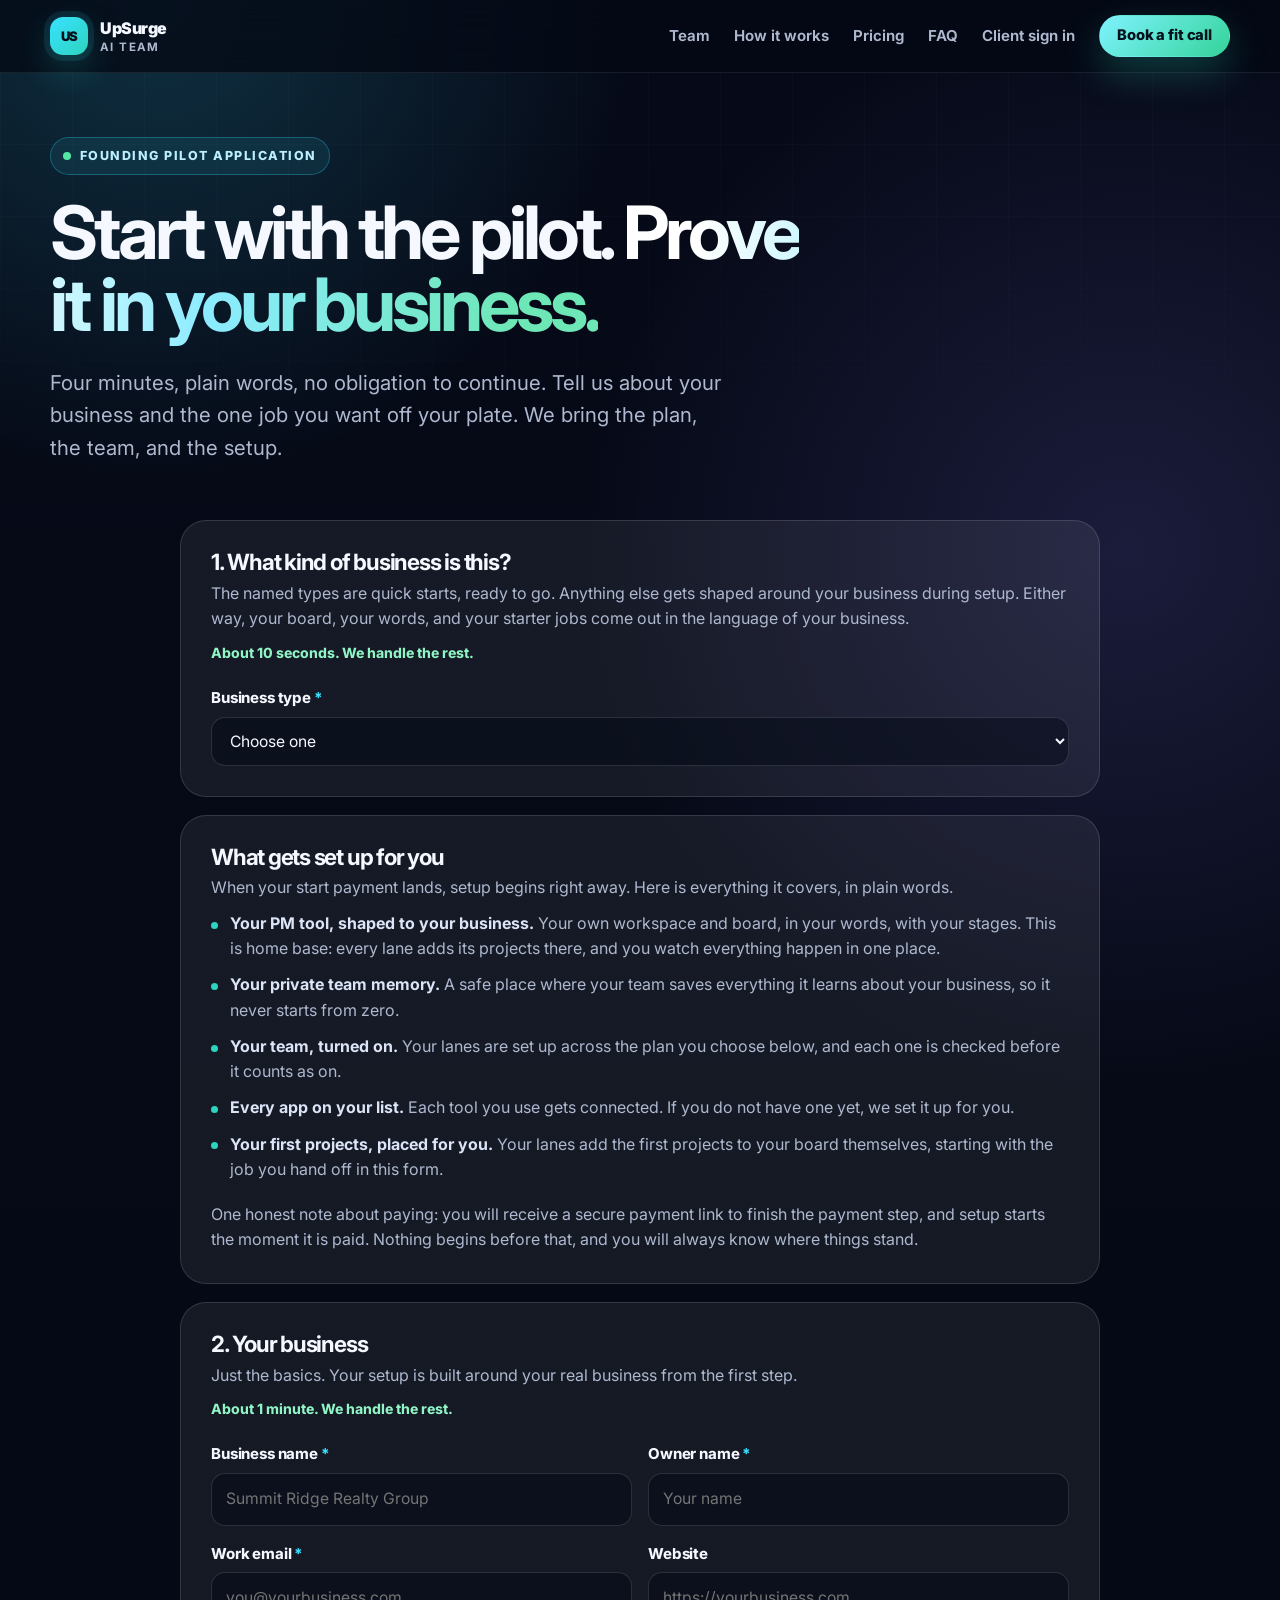
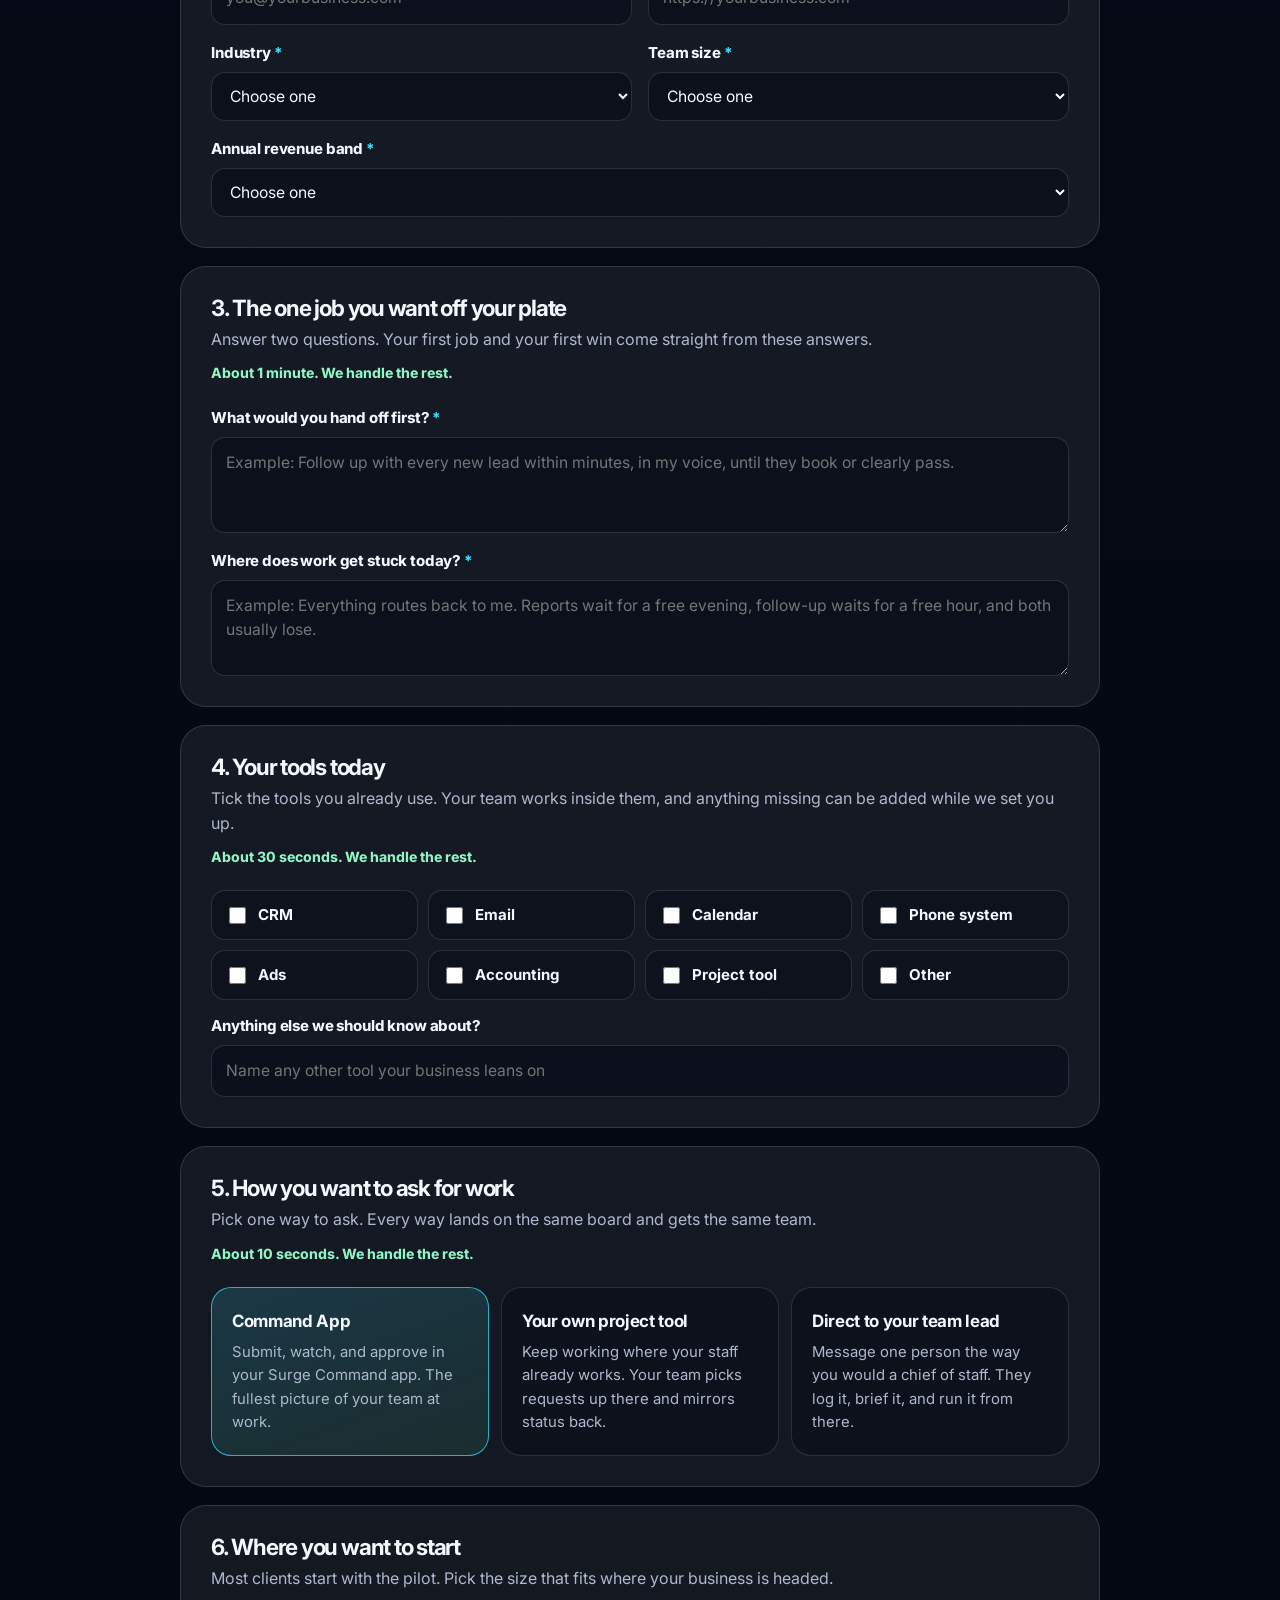
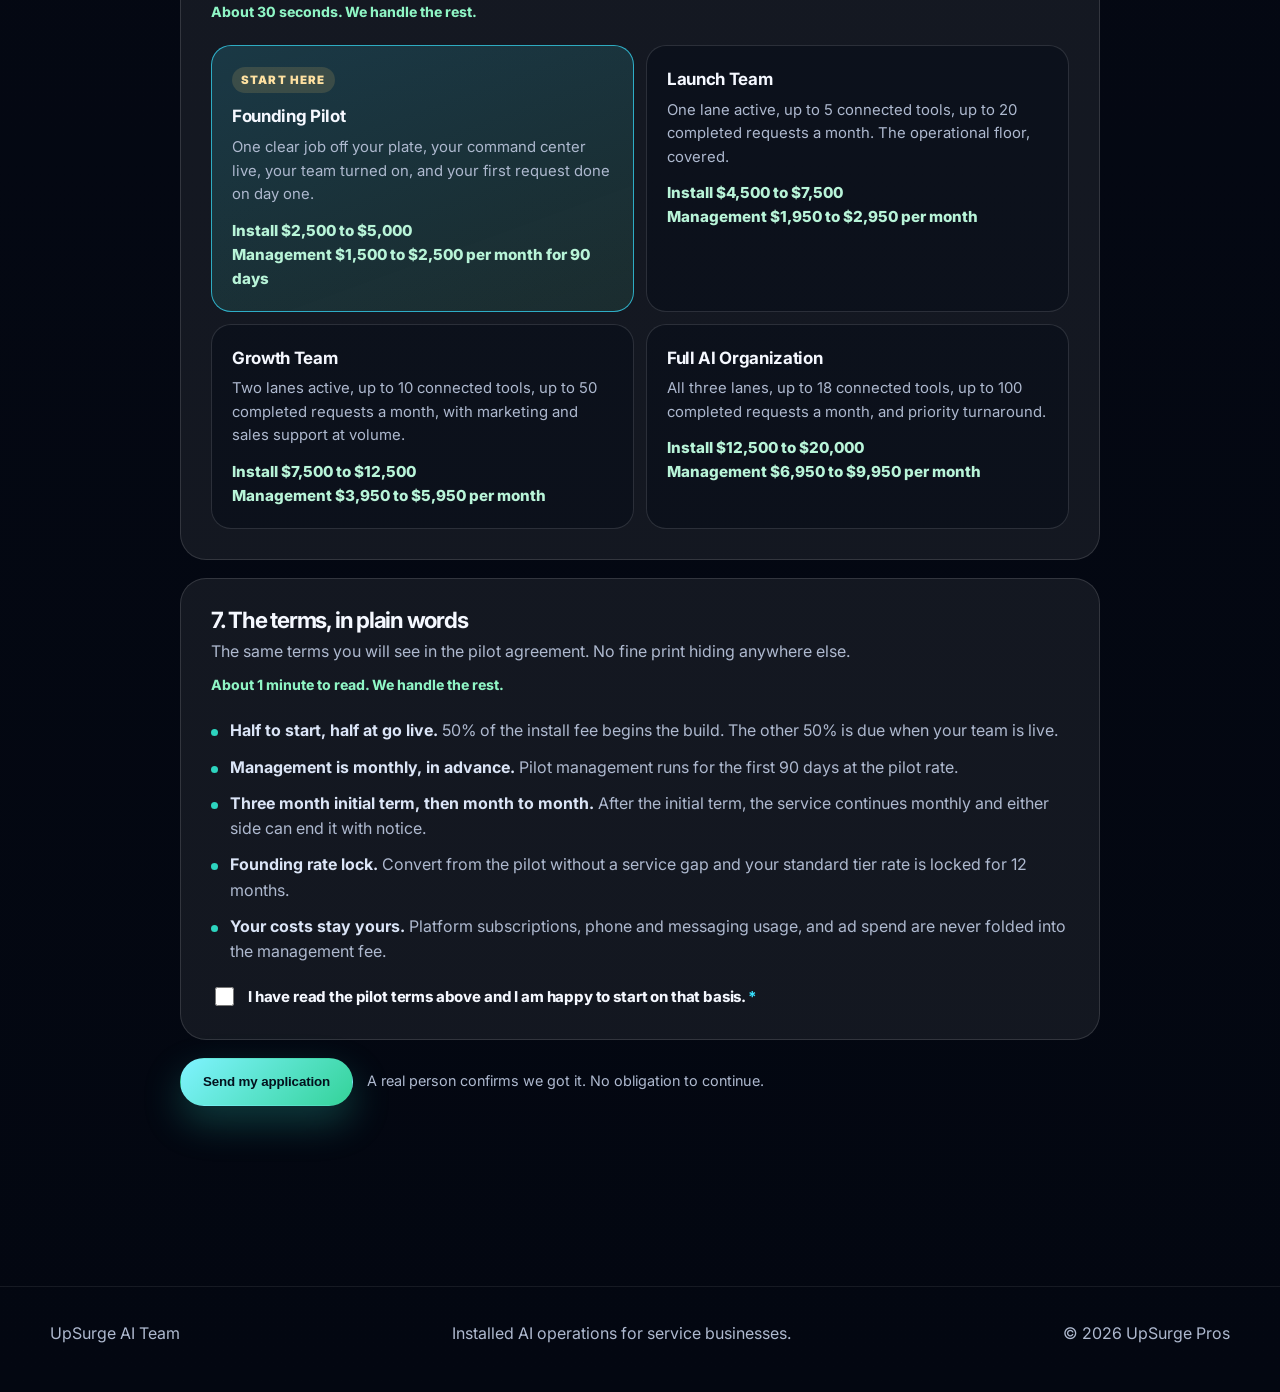
<file: site/apply.html>
<!doctype html>
<html lang="en">
<head>
  <meta charset="utf-8">
  <meta name="viewport" content="width=device-width, initial-scale=1">
  <meta name="description" content="Apply for a founding pilot install of the UpSurge AI Team. Four minutes, plain language terms, and a clear picture of what happens next.">
  <title>Pilot Application | UpSurge AI Team</title>
  <link rel="preconnect" href="https://fonts.googleapis.com">
  <link rel="preconnect" href="https://fonts.gstatic.com" crossorigin>
  <link href="https://fonts.googleapis.com/css2?family=Inter:wght@400;500;600;700;800;900&display=swap" rel="stylesheet">
  <link rel="stylesheet" href="site.css">
  <style>
    .page-hero { padding: 64px 0 6px; }
    .page-hero h1 { font-size: clamp(2.6rem, 6vw, 4.6rem); max-width: 780px; margin-top: 22px; }
    .form-shell { max-width: 920px; margin: 40px auto 0; }
    .form-card {
      border: 1px solid var(--line);
      background: var(--panel);
      border-radius: var(--radius);
      padding: 30px;
      margin-bottom: 18px;
    }
    .form-card h3 { font-size: 1.4rem; margin-bottom: 8px; }
    .form-card .card-sub { color: var(--muted); margin: 0 0 10px; }
    .time-line { color: #8ff5c5; font-size: 0.88rem; font-weight: 750; margin: 0 0 22px; }
    .form-grid { display: grid; grid-template-columns: 1fr 1fr; gap: 16px; }
    .field { display: grid; gap: 7px; }
    .field.full { grid-column: 1 / -1; }
    .field label { font-weight: 750; font-size: 0.94rem; letter-spacing: -0.01em; }
    .field label .req { color: var(--cyan); }
    .field input[type="text"], .field input[type="email"], .field input[type="url"],
    .field select, .field textarea {
      width: 100%;
      border: 1px solid var(--line);
      background: rgba(3, 10, 22, 0.48);
      color: var(--text);
      border-radius: 14px;
      padding: 13px 14px;
      font: inherit;
      font-size: 0.98rem;
    }
    .field textarea { min-height: 96px; resize: vertical; }
    .field input:focus, .field select:focus, .field textarea:focus {
      outline: 2px solid rgba(56,225,255,0.55); outline-offset: 1px; border-color: rgba(56,225,255,0.5);
    }
    .field.invalid input, .field.invalid select, .field.invalid textarea { border-color: rgba(255, 120, 120, 0.75); }
    .field-error { display: none; color: #ffb4b4; font-size: 0.86rem; font-weight: 650; }
    .field.invalid .field-error { display: block; }
    .check-grid { display: grid; grid-template-columns: repeat(4, 1fr); gap: 10px; }
    .check-chip {
      display: flex; align-items: center; gap: 9px;
      border: 1px solid var(--line); border-radius: 14px; padding: 12px 13px;
      background: rgba(3, 10, 22, 0.4); font-weight: 700; font-size: 0.94rem; cursor: pointer;
    }
    .check-chip input { accent-color: var(--teal); width: 17px; height: 17px; }
    .choice-grid { display: grid; grid-template-columns: repeat(3, 1fr); gap: 12px; }
    .choice-grid.four { grid-template-columns: repeat(2, 1fr); }
    .choice {
      display: block; cursor: pointer; height: 100%;
      border: 1px solid var(--line); border-radius: 20px; padding: 20px;
      background: rgba(3, 10, 22, 0.44); transition: border-color 160ms ease, background 160ms ease;
    }
    .choice:hover { border-color: rgba(56,225,255,0.45); }
    .choice input { position: absolute; opacity: 0; pointer-events: none; }
    .choice:has(input:checked) {
      border-color: rgba(56,225,255,0.7);
      background: linear-gradient(160deg, rgba(56,225,255,0.16), rgba(85,230,165,0.1));
    }
    .choice:has(input:focus-visible) { outline: 2px solid rgba(56,225,255,0.55); outline-offset: 2px; }
    .choice strong { display: block; font-size: 1.06rem; letter-spacing: -0.02em; margin-bottom: 6px; }
    .choice p { color: var(--muted); margin: 0; font-size: 0.93rem; }
    .choice .choice-price { color: #b8f4d8; font-weight: 800; margin-top: 12px; font-size: 0.95rem; }
    .choice .choice-tag {
      display: inline-block; margin-bottom: 10px; padding: 4px 9px; border-radius: 999px;
      background: rgba(244,199,106,0.15); color: #ffe1a1; font-size: 0.72rem; font-weight: 900;
      letter-spacing: 0.1em; text-transform: uppercase;
    }
    .terms-list { list-style: none; padding: 0; margin: 0 0 20px; display: grid; gap: 11px; color: var(--muted); }
    .terms-list li { position: relative; padding-left: 19px; }
    .terms-list li::before { content: ""; position: absolute; left: 0; top: 0.68em; width: 7px; height: 7px; border-radius: 99px; background: var(--teal); }
    .terms-list strong { color: var(--soft); }
    .agree { display: flex; gap: 11px; align-items: flex-start; font-weight: 650; cursor: pointer; }
    .agree input { accent-color: var(--teal); width: 19px; height: 19px; margin-top: 2px; flex: 0 0 auto; }
    .error-summary {
      display: none; border: 1px solid rgba(255, 120, 120, 0.5); background: rgba(255, 90, 90, 0.09);
      color: #ffd7d7; border-radius: 18px; padding: 16px 18px; margin-bottom: 18px; font-weight: 650;
    }
    .error-summary.show { display: block; }
    .submit-row { display: flex; flex-wrap: wrap; gap: 14px; align-items: center; margin-top: 6px; }
    .submit-note { color: var(--muted); font-size: 0.9rem; margin: 0; }
    .success { display: none; max-width: 920px; margin: 40px auto 0; }
    .success.show { display: block; }
    .success-head {
      text-align: center; border: 1px solid rgba(85,230,165,0.35); border-radius: 30px;
      background: linear-gradient(180deg, rgba(85,230,165,0.1), rgba(255,255,255,0.045));
      padding: 38px 30px; box-shadow: var(--shadow);
    }
    .success-head h2 { font-size: clamp(2rem, 4.5vw, 3.2rem); }
    .success-head p { color: var(--muted); max-width: 620px; margin: 16px auto 0; }
    .next-steps { display: grid; gap: 12px; margin-top: 18px; }
    .next-step {
      display: grid; grid-template-columns: auto 1fr auto; gap: 16px; align-items: center;
      border: 1px solid var(--line); background: var(--panel); border-radius: 20px; padding: 20px 22px;
    }
    .next-step strong { display: block; font-size: 1.04rem; }
    .next-step p { color: var(--muted); margin: 3px 0 0; font-size: 0.95rem; }
    .next-step .timing { color: #b8f4d8; font-weight: 800; font-size: 0.88rem; white-space: nowrap; text-align: right; }
    @media (max-width: 900px) { .check-grid { grid-template-columns: 1fr 1fr; } .choice-grid, .choice-grid.four { grid-template-columns: 1fr; } }
    @media (max-width: 720px) { .form-grid { grid-template-columns: 1fr; } .next-step { grid-template-columns: auto 1fr; } .next-step .timing { grid-column: 2; text-align: left; } }
  </style>
</head>
<body>
  <header class="site-header">
    <div class="wrap nav">
      <a class="brand" href="index.html" aria-label="UpSurge AI Team home">
        <span class="brand-mark">US</span>
        <span>UpSurge <small>AI Team</small></span>
      </a>
      <nav class="nav-links" aria-label="Primary navigation">
        <a href="index.html#team">Team</a>
        <a href="index.html#how">How it works</a>
        <a href="index.html#pricing">Pricing</a>
        <a href="index.html#faq">FAQ</a>
        <a href="signin.html">Client sign in</a>
        <a class="button primary small" href="book.html">Book a fit call</a>
      </nav>
    </div>
  </header>

  <main>
    <div class="wrap page-hero">
      <span class="eyebrow"><span class="live-dot"></span> Founding pilot application</span>
      <h1>Start with the pilot. <span class="gradient">Prove it in your business.</span></h1>
      <p class="hero-copy">Four minutes, plain words, no obligation to continue. Tell us about your business and the one job you want off your plate. We bring the plan, the team, and the setup.</p>
    </div>

    <section style="padding-top:10px">
      <div class="wrap">
        <!-- Wiring contract: on submit, POST the form payload as JSON to /api/pilot-applications.
             The endpoint creates the prospect record and the install project, then returns
             { received: true }. Nothing is sent anywhere by this preview build. -->
        <form class="form-shell" id="applyForm" novalidate>
          <div class="error-summary" id="errorSummary" role="alert"></div>

          <div class="form-card">
            <h3>1. What kind of business is this?</h3>
            <p class="card-sub">The named types are quick starts, ready to go. Anything else gets shaped around your business during setup. Either way, your board, your words, and your starter jobs come out in the language of your business.</p>
            <p class="time-line">About 10 seconds. We handle the rest.</p>
            <div class="form-grid">
              <div class="field full">
                <label for="bizType">Business type <span class="req">*</span></label>
                <select id="bizType" name="bizType">
                  <option value="">Choose one</option>
                  <option value="real-estate">Real estate team</option>
                  <option value="insurance">Insurance agency</option>
                  <option value="dental">Dental practice</option>
                  <option value="education">School or education</option>
                  <option value="home-services">Home services</option>
                  <option value="other">Something else</option>
                </select>
                <span class="field-error">Pick the closest match. It shapes everything that gets set up for you.</span>
              </div>
              <div class="field full" id="bizTypeCustomField" style="display:none">
                <label for="bizTypeCustom">What kind of business is it? <span class="req">*</span></label>
                <input type="text" id="bizTypeCustom" name="bizTypeCustom" placeholder="In your own words: wedding photography, boat repair, dog training">
                <span class="field-error">Tell us in your own words. Two or three words is plenty, and your whole setup will use them.</span>
              </div>
            </div>
          </div>

          <div class="form-card">
            <h3>What gets set up for you</h3>
            <p class="card-sub">When your start payment lands, setup begins right away. Here is everything it covers, in plain words.</p>
            <ul class="terms-list">
              <li><strong>Your PM tool, shaped to your business.</strong> Your own workspace and board, in your words, with your stages. This is home base: every lane adds its projects there, and you watch everything happen in one place.</li>
              <li><strong>Your private team memory.</strong> A safe place where your team saves everything it learns about your business, so it never starts from zero.</li>
              <li><strong>Your team, turned on.</strong> Your lanes are set up across the plan you choose below, and each one is checked before it counts as on.</li>
              <li><strong>Every app on your list.</strong> Each tool you use gets connected. If you do not have one yet, we set it up for you.</li>
              <li><strong>Your first projects, placed for you.</strong> Your lanes add the first projects to your board themselves, starting with the job you hand off in this form.</li>
            </ul>
            <p class="card-sub" style="margin:0">One honest note about paying: you will receive a secure payment link to finish the payment step, and setup starts the moment it is paid. Nothing begins before that, and you will always know where things stand.</p>
          </div>

          <div class="form-card">
            <h3>2. Your business</h3>
            <p class="card-sub">Just the basics. Your setup is built around your real business from the first step.</p>
            <p class="time-line">About 1 minute. We handle the rest.</p>
            <div class="form-grid">
              <div class="field">
                <label for="bizName">Business name <span class="req">*</span></label>
                <input type="text" id="bizName" name="bizName" autocomplete="organization" placeholder="Summit Ridge Realty Group">
                <span class="field-error">Please add your business name so we know what to call the install.</span>
              </div>
              <div class="field">
                <label for="ownerName">Owner name <span class="req">*</span></label>
                <input type="text" id="ownerName" name="ownerName" autocomplete="name" placeholder="Your name">
                <span class="field-error">Please add the owner or decision maker name.</span>
              </div>
              <div class="field">
                <label for="email">Work email <span class="req">*</span></label>
                <input type="email" id="email" name="email" autocomplete="email" placeholder="you@yourbusiness.com">
                <span class="field-error">That email does not look complete. Check it and try again.</span>
              </div>
              <div class="field">
                <label for="website">Website</label>
                <input type="url" id="website" name="website" placeholder="https://yourbusiness.com">
                <span class="field-error">That web address looks off. A full address works best.</span>
              </div>
              <div class="field">
                <label for="industry">Industry <span class="req">*</span></label>
                <select id="industry" name="industry">
                  <option value="">Choose one</option>
                  <option>Real estate</option>
                  <option>Insurance</option>
                  <option>Education</option>
                  <option>Home services</option>
                  <option>Professional services</option>
                  <option>Healthcare services</option>
                  <option>Other service business</option>
                </select>
                <span class="field-error">Pick the closest fit. It helps us bring in the right specialists first.</span>
              </div>
              <div class="field">
                <label for="teamSize">Team size <span class="req">*</span></label>
                <select id="teamSize" name="teamSize">
                  <option value="">Choose one</option>
                  <option>Just me</option>
                  <option>2 to 5</option>
                  <option>6 to 15</option>
                  <option>16 to 50</option>
                  <option>51 or more</option>
                </select>
                <span class="field-error">Choose your team size so capacity is sized honestly.</span>
              </div>
              <div class="field full">
                <label for="revenue">Annual revenue band <span class="req">*</span></label>
                <select id="revenue" name="revenue">
                  <option value="">Choose one</option>
                  <option>Under $250K</option>
                  <option>$250K to $750K</option>
                  <option>$750K to $2M</option>
                  <option>$2M to $5M</option>
                  <option>$5M to $20M</option>
                  <option>Over $20M</option>
                  <option>Prefer not to say</option>
                </select>
                <span class="field-error">A band is enough. It guides tier fit, nothing more.</span>
              </div>
            </div>
          </div>

          <div class="form-card">
            <h3>3. The one job you want off your plate</h3>
            <p class="card-sub">Answer two questions. Your first job and your first win come straight from these answers.</p>
            <p class="time-line">About 1 minute. We handle the rest.</p>
            <div class="form-grid">
              <div class="field full">
                <label for="handoff">What would you hand off first? <span class="req">*</span></label>
                <textarea id="handoff" name="handoff" placeholder="Example: Follow up with every new lead within minutes, in my voice, until they book or clearly pass."></textarea>
                <span class="field-error">Give us the first job in a sentence or two. It becomes your day one request.</span>
              </div>
              <div class="field full">
                <label for="stuck">Where does work get stuck today? <span class="req">*</span></label>
                <textarea id="stuck" name="stuck" placeholder="Example: Everything routes back to me. Reports wait for a free evening, follow-up waits for a free hour, and both usually lose."></textarea>
                <span class="field-error">Tell us where it piles up. That is what your setup is designed to take away.</span>
              </div>
            </div>
          </div>

          <div class="form-card">
            <h3>4. Your tools today</h3>
            <p class="card-sub">Tick the tools you already use. Your team works inside them, and anything missing can be added while we set you up.</p>
            <p class="time-line">About 30 seconds. We handle the rest.</p>
            <div class="check-grid" id="toolGrid">
              <label class="check-chip"><input type="checkbox" name="tools" value="CRM"> CRM</label>
              <label class="check-chip"><input type="checkbox" name="tools" value="Email"> Email</label>
              <label class="check-chip"><input type="checkbox" name="tools" value="Calendar"> Calendar</label>
              <label class="check-chip"><input type="checkbox" name="tools" value="Phone system"> Phone system</label>
              <label class="check-chip"><input type="checkbox" name="tools" value="Ads"> Ads</label>
              <label class="check-chip"><input type="checkbox" name="tools" value="Accounting"> Accounting</label>
              <label class="check-chip"><input type="checkbox" name="tools" value="Project tool"> Project tool</label>
              <label class="check-chip"><input type="checkbox" name="tools" value="Other" id="toolOther"> Other</label>
            </div>
            <div class="field full" style="margin-top:14px">
              <label for="otherTools">Anything else we should know about?</label>
              <input type="text" id="otherTools" name="otherTools" placeholder="Name any other tool your business leans on">
            </div>
          </div>

          <div class="form-card">
            <h3>5. How you want to ask for work</h3>
            <p class="card-sub">Pick one way to ask. Every way lands on the same board and gets the same team.</p>
            <p class="time-line">About 10 seconds. We handle the rest.</p>
            <div class="choice-grid" role="radiogroup" aria-label="Intake mode">
              <label class="choice">
                <input type="radio" name="intake" value="Command App" checked>
                <strong>Command App</strong>
                <p>Submit, watch, and approve in your Surge Command app. The fullest picture of your team at work.</p>
              </label>
              <label class="choice">
                <input type="radio" name="intake" value="Own project tool">
                <strong>Your own project tool</strong>
                <p>Keep working where your staff already works. Your team picks requests up there and mirrors status back.</p>
              </label>
              <label class="choice">
                <input type="radio" name="intake" value="Direct to team lead">
                <strong>Direct to your team lead</strong>
                <p>Message one person the way you would a chief of staff. They log it, brief it, and run it from there.</p>
              </label>
            </div>
          </div>

          <div class="form-card">
            <h3>6. Where you want to start</h3>
            <p class="card-sub">Most clients start with the pilot. Pick the size that fits where your business is headed.</p>
            <p class="time-line">About 30 seconds. We handle the rest.</p>
            <div class="choice-grid four" role="radiogroup" aria-label="Tier interest">
              <label class="choice">
                <input type="radio" name="tier" value="Pilot" checked>
                <span class="choice-tag">Start here</span>
                <strong>Founding Pilot</strong>
                <p>One clear job off your plate, your command center live, your team turned on, and your first request done on day one.</p>
                <p class="choice-price">Install $2,500 to $5,000<br>Management $1,500 to $2,500 per month for 90 days</p>
              </label>
              <label class="choice">
                <input type="radio" name="tier" value="Launch Team">
                <strong>Launch Team</strong>
                <p>One lane active, up to 5 connected tools, up to 20 completed requests a month. The operational floor, covered.</p>
                <p class="choice-price">Install $4,500 to $7,500<br>Management $1,950 to $2,950 per month</p>
              </label>
              <label class="choice">
                <input type="radio" name="tier" value="Growth Team">
                <strong>Growth Team</strong>
                <p>Two lanes active, up to 10 connected tools, up to 50 completed requests a month, with marketing and sales support at volume.</p>
                <p class="choice-price">Install $7,500 to $12,500<br>Management $3,950 to $5,950 per month</p>
              </label>
              <label class="choice">
                <input type="radio" name="tier" value="Full AI Organization">
                <strong>Full AI Organization</strong>
                <p>All three lanes, up to 18 connected tools, up to 100 completed requests a month, and priority turnaround.</p>
                <p class="choice-price">Install $12,500 to $20,000<br>Management $6,950 to $9,950 per month</p>
              </label>
            </div>
          </div>

          <div class="form-card">
            <h3>7. The terms, in plain words</h3>
            <p class="card-sub">The same terms you will see in the pilot agreement. No fine print hiding anywhere else.</p>
            <p class="time-line">About 1 minute to read. We handle the rest.</p>
            <ul class="terms-list">
              <li><strong>Half to start, half at go live.</strong> 50% of the install fee begins the build. The other 50% is due when your team is live.</li>
              <li><strong>Management is monthly, in advance.</strong> Pilot management runs for the first 90 days at the pilot rate.</li>
              <li><strong>Three month initial term, then month to month.</strong> After the initial term, the service continues monthly and either side can end it with notice.</li>
              <li><strong>Founding rate lock.</strong> Convert from the pilot without a service gap and your standard tier rate is locked for 12 months.</li>
              <li><strong>Your costs stay yours.</strong> Platform subscriptions, phone and messaging usage, and ad spend are never folded into the management fee.</li>
            </ul>
            <div class="field" id="agreeField">
              <label class="agree" for="agree">
                <input type="checkbox" id="agree" name="agree">
                <span>I have read the pilot terms above and I am happy to start on that basis. <span class="req">*</span></span>
              </label>
              <span class="field-error">Please confirm the terms so we can start on the same page.</span>
            </div>
          </div>

          <div class="submit-row">
            <button class="button primary" type="submit">Send my application</button>
            <p class="submit-note">A real person confirms we got it. No obligation to continue.</p>
          </div>
        </form>

        <div class="success" id="successState" role="status">
          <div class="success-head">
            <span class="eyebrow"><span class="live-dot"></span> Application received</span>
            <h2>Welcome aboard. Here is what happens next.</h2>
            <p>Your application is with the UpSurge team. From here the path to a live AI organization is five steps, and only one of them asks anything of you.</p>
          </div>
          <div class="next-steps">
            <div class="next-step">
              <div class="step-num">1</div>
              <div><strong>Fit call and scope confirmation</strong><p>We confirm your first bottleneck, your tier, and your install window together, using the map from your application.</p></div>
              <span class="timing">Within 1 business day</span>
            </div>
            <div class="next-step">
              <div class="step-num">2</div>
              <div><strong>Agreement and start payment</strong><p>Your pilot agreement arrives in plain language. Signing it and the 50% start payment open the build.</p></div>
              <span class="timing">The day you approve</span>
            </div>
            <div class="next-step">
              <div class="step-num">3</div>
              <div><strong>Your command center is set up</strong><p>Your Surge Command app, request board, team page, and output ledger are created and branded for your business.</p></div>
              <span class="timing">Setup days 1 to 2</span>
            </div>
            <div class="next-step">
              <div class="step-num">4</div>
              <div><strong>Tools connected, team turned on</strong><p>You click Connect next to each tool and sign in. That is your whole job. Then your team turns on, passes a quick check, and learns your business from your real materials.</p></div>
              <span class="timing">Setup days 2 to 4</span>
            </div>
            <div class="next-step">
              <div class="step-num">5</div>
              <div><strong>Go live, first request done</strong><p>Your team page lights up and your first real request, the bottleneck you named above, is completed end to end.</p></div>
              <span class="timing">Day one of live service</span>
            </div>
          </div>
          <div class="submit-row" style="margin-top:22px">
            <a class="button primary" href="onboard.html">Enter your onboarding hub</a>
            <p class="submit-note">Preview note: this walkthrough keeps everything in your browser. On the live site, your application goes straight to the UpSurge team.</p>
          </div>
        </div>
      </div>
    </section>
  </main>

  <footer>
    <div class="wrap footer-row">
      <span>UpSurge AI Team</span>
      <span>Installed AI operations for service businesses.</span>
      <span>&copy; <span id="year">2026</span> UpSurge Pros</span>
    </div>
  </footer>

  <script src="journey.js"></script>
  <script>
    (function () {
      var form = document.getElementById('applyForm');
      var summary = document.getElementById('errorSummary');

      function markInvalid(el, bad) {
        var field = el.closest('.field');
        if (field) field.classList.toggle('invalid', bad);
        return !bad;
      }
      function isEmail(v) { return /^[^\s@]+@[^\s@]+\.[^\s@]{2,}$/.test(v); }
      function isUrl(v) { if (!v) return true; try { new URL(v); return true; } catch (e) { return false; } }

      var rules = [
        { id: 'bizType', test: function (v) { return v !== ''; } },
        { id: 'bizName', test: function (v) { return v.trim().length > 1; } },
        { id: 'ownerName', test: function (v) { return v.trim().length > 1; } },
        { id: 'email', test: function (v) { return isEmail(v.trim()); } },
        { id: 'website', test: function (v) { return isUrl(v.trim()); } },
        { id: 'industry', test: function (v) { return v !== ''; } },
        { id: 'teamSize', test: function (v) { return v !== ''; } },
        { id: 'revenue', test: function (v) { return v !== ''; } },
        { id: 'handoff', test: function (v) { return v.trim().length >= 12; } },
        { id: 'stuck', test: function (v) { return v.trim().length >= 12; } }
      ];

      rules.forEach(function (r) {
        var el = document.getElementById(r.id);
        el.addEventListener('input', function () { markInvalid(el, false); });
        el.addEventListener('change', function () { markInvalid(el, false); });
      });
      var agree = document.getElementById('agree');
      agree.addEventListener('change', function () {
        document.getElementById('agreeField').classList.toggle('invalid', !agree.checked);
      });

      /* Something else is a first-class path, not a dead end: picking it opens
         a free-text field, and the client's own words are stored with the
         journey and used to name their business type from here on. */
      var bizTypeEl = document.getElementById('bizType');
      var bizTypeCustomEl = document.getElementById('bizTypeCustom');
      var bizTypeCustomField = document.getElementById('bizTypeCustomField');
      function syncCustomField() {
        var show = bizTypeEl.value === 'other';
        bizTypeCustomField.style.display = show ? '' : 'none';
        if (show) bizTypeCustomEl.focus();
        if (!show) markInvalid(bizTypeCustomEl, false);
      }
      bizTypeEl.addEventListener('change', syncCustomField);
      bizTypeCustomEl.addEventListener('input', function () { markInvalid(bizTypeCustomEl, false); });
      syncCustomField();

      form.addEventListener('submit', function (ev) {
        ev.preventDefault();
        var firstBad = null;
        var badCount = 0;
        rules.forEach(function (r) {
          var el = document.getElementById(r.id);
          var ok = markInvalid(el, !r.test(el.value));
          if (!ok) { badCount++; if (!firstBad) firstBad = el; }
        });
        if (bizTypeEl.value === 'other') {
          var customOk = markInvalid(bizTypeCustomEl, bizTypeCustomEl.value.trim().length < 2);
          if (!customOk) { badCount++; if (!firstBad) firstBad = bizTypeCustomEl; }
        }
        if (!agree.checked) {
          document.getElementById('agreeField').classList.add('invalid');
          badCount++;
          if (!firstBad) firstBad = agree;
        }
        if (badCount > 0) {
          summary.textContent = 'A few answers need a little more before this can go in. ' +
            badCount + (badCount === 1 ? ' field is' : ' fields are') +
            ' highlighted below, each with a note on what is needed.';
          summary.classList.add('show');
          if (firstBad) firstBad.focus();
          window.scrollTo({ top: summary.offsetTop - 110, behavior: 'smooth' });
          return;
        }
        summary.classList.remove('show');
        // The chosen business type shapes everything downstream: the setup steps,
        // the board words, the starter jobs, and the questions in the hub. For
        // something else, the client's own words ride along and name their type.
        if (window.JOURNEY) {
          var typeVal = bizTypeEl.value;
          JOURNEY.setJourney({
            businessType: typeVal,
            customType: typeVal === 'other' ? bizTypeCustomEl.value.trim() : ''
          });
        }
        // Wiring contract: POST the collected payload to /api/pilot-applications here.
        // This preview build sends nothing anywhere; it advances the journey locally.
        form.style.display = 'none';
        var success = document.getElementById('successState');
        success.classList.add('show');
        window.scrollTo({ top: success.offsetTop - 110, behavior: 'smooth' });
      });

      var year = document.getElementById('year');
      if (year) year.textContent = new Date().getFullYear();
    })();
  </script>
</body>
</html>
</file>
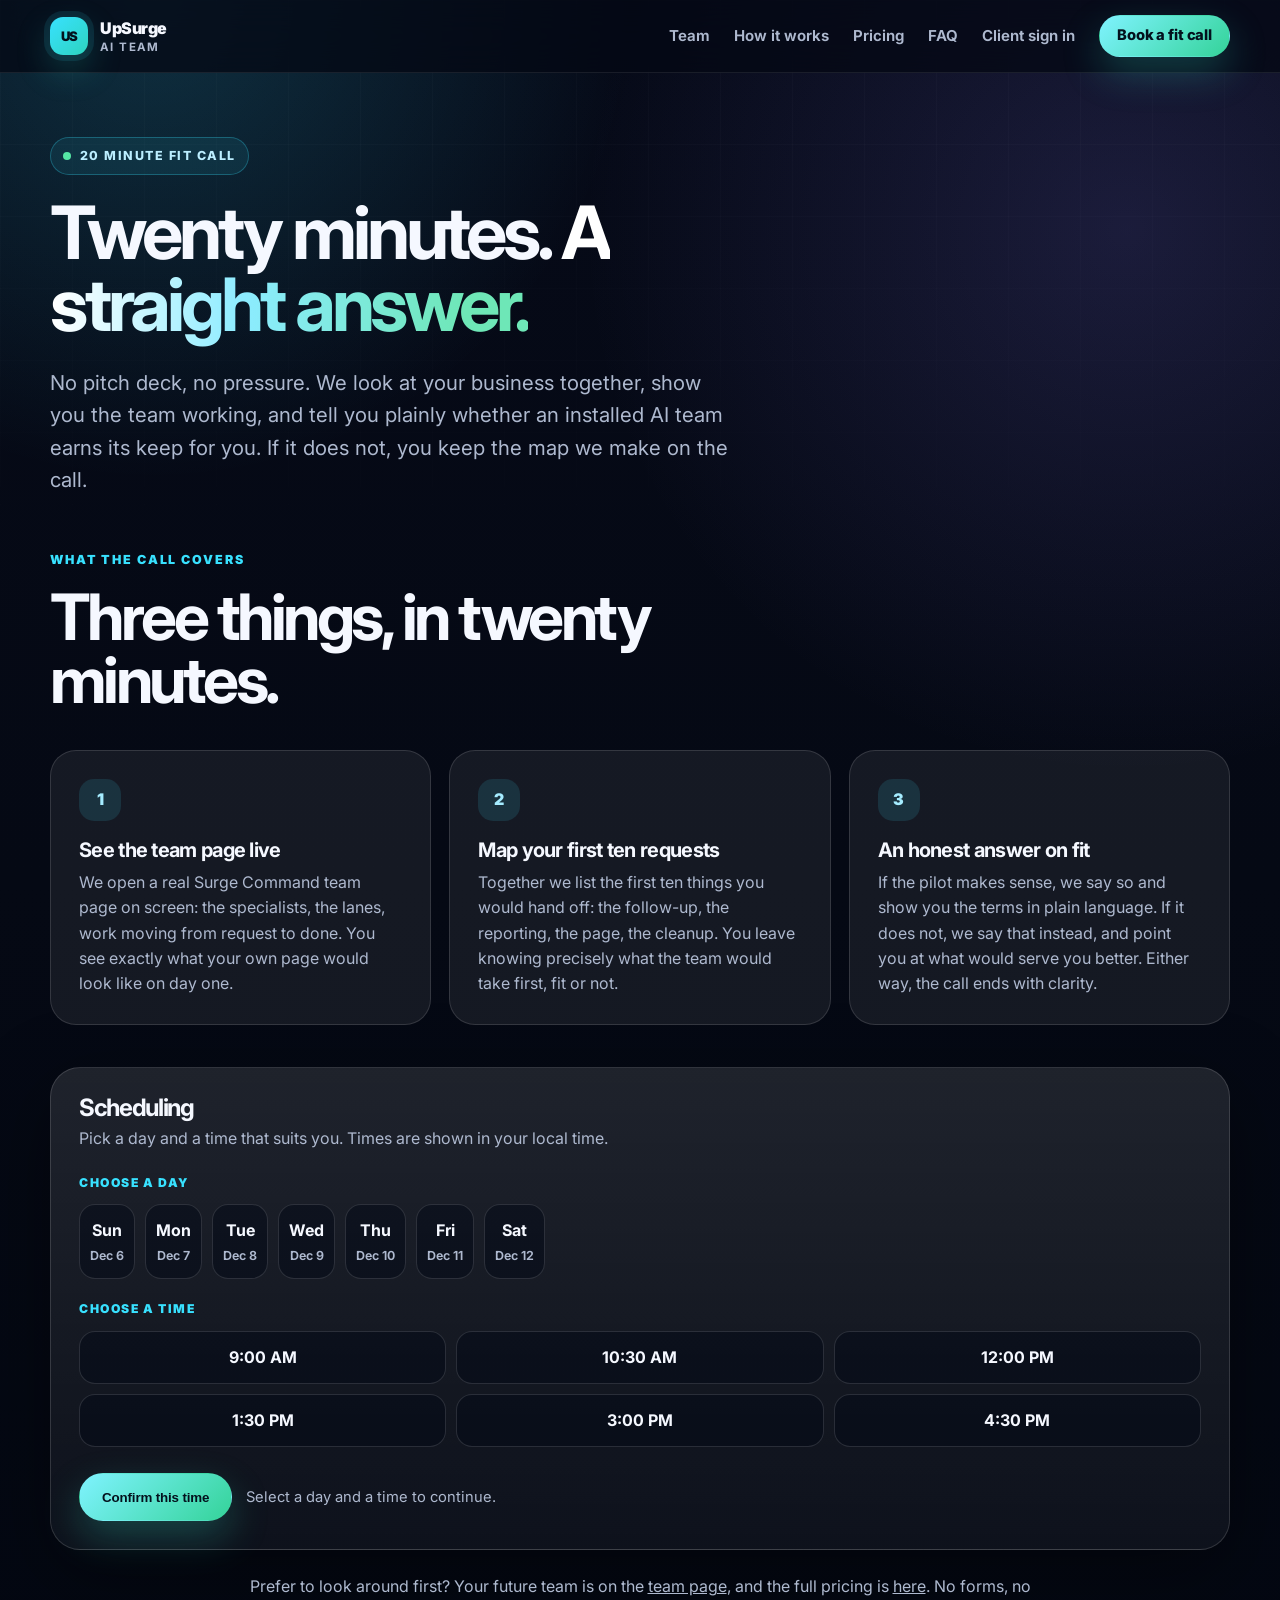
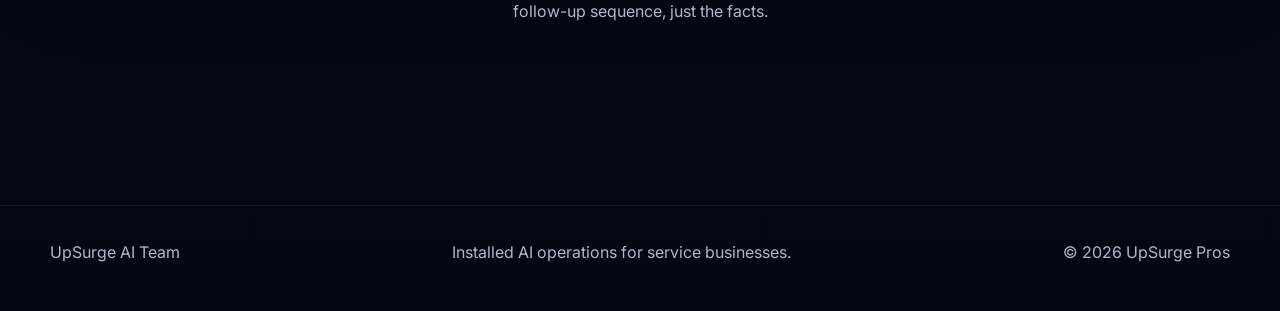
<file: site/book.html>
<!doctype html>
<html lang="en">
<head>
  <meta charset="utf-8">
  <meta name="viewport" content="width=device-width, initial-scale=1">
  <meta name="description" content="Book a 20 minute fit call with the UpSurge AI Team. See the team page live, map your first ten requests, and get an honest answer on fit.">
  <title>Book a Fit Call | UpSurge AI Team</title>
  <link rel="preconnect" href="https://fonts.googleapis.com">
  <link rel="preconnect" href="https://fonts.gstatic.com" crossorigin>
  <link href="https://fonts.googleapis.com/css2?family=Inter:wght@400;500;600;700;800;900&display=swap" rel="stylesheet">
  <link rel="stylesheet" href="site.css">
  <style>
    .page-hero { padding: 64px 0 10px; }
    .page-hero h1 { font-size: clamp(2.6rem, 6vw, 4.6rem); max-width: 760px; margin-top: 22px; }
    .scheduler {
      margin-top: 42px;
      border: 1px solid rgba(255,255,255,0.14);
      background: linear-gradient(180deg, rgba(255,255,255,0.105), rgba(255,255,255,0.045));
      border-radius: 30px;
      box-shadow: var(--shadow);
      padding: 28px;
    }
    .scheduler h3 { font-size: 1.5rem; margin-bottom: 6px; }
    .scheduler .sub { color: var(--muted); margin: 0 0 22px; }
    .picker-label { color: var(--cyan); font-size: 0.76rem; font-weight: 900; letter-spacing: 0.13em; text-transform: uppercase; margin: 20px 0 12px; }
    .day-grid { display: flex; flex-wrap: wrap; gap: 10px; }
    .slot-grid { display: grid; grid-template-columns: repeat(3, 1fr); gap: 10px; }
    .pick {
      border: 1px solid var(--line);
      background: rgba(3, 10, 22, 0.48);
      color: var(--text);
      border-radius: 16px;
      padding: 13px 10px;
      font: inherit;
      font-weight: 700;
      cursor: pointer;
      text-align: center;
      transition: border-color 160ms ease, background 160ms ease, transform 160ms ease;
    }
    .pick:hover { transform: translateY(-1px); border-color: rgba(56,225,255,0.45); }
    .pick small { display: block; color: var(--muted); font-weight: 650; font-size: 0.78rem; margin-top: 2px; }
    .pick[aria-pressed="true"] {
      background: linear-gradient(135deg, rgba(56,225,255,0.22), rgba(85,230,165,0.18));
      border-color: rgba(56,225,255,0.65);
      color: #eafcff;
    }
    .pick[aria-pressed="true"] small { color: #b8f4d8; }
    .scheduler-actions { display: flex; flex-wrap: wrap; gap: 14px; align-items: center; margin-top: 26px; }
    .scheduler-note { color: var(--muted); font-size: 0.92rem; margin: 0; }
    .confirm-state { display: none; text-align: center; padding: 16px 6px 6px; }
    .confirm-state.show { display: block; }
    .confirm-badge {
      width: 74px; height: 74px; margin: 0 auto 20px; border-radius: 24px;
      display: grid; place-items: center; font-size: 1.7rem; font-weight: 900; color: #03111d;
      background: linear-gradient(135deg, #7ff3ff, #34d399);
      box-shadow: 0 18px 44px rgba(45, 212, 191, 0.3);
    }
    .confirm-state h3 { font-size: 1.9rem; margin-bottom: 10px; }
    .confirm-state p { color: var(--muted); max-width: 560px; margin: 0 auto 8px; }
    .confirm-state .when { color: var(--soft); font-weight: 800; font-size: 1.08rem; margin-bottom: 22px; }
    .picker-wrap.hide { display: none; }
    @media (max-width: 720px) { .slot-grid { grid-template-columns: 1fr 1fr; } }
  </style>
</head>
<body>
  <header class="site-header">
    <div class="wrap nav">
      <a class="brand" href="index.html" aria-label="UpSurge AI Team home">
        <span class="brand-mark">US</span>
        <span>UpSurge <small>AI Team</small></span>
      </a>
      <nav class="nav-links" aria-label="Primary navigation">
        <a href="index.html#team">Team</a>
        <a href="index.html#how">How it works</a>
        <a href="index.html#pricing">Pricing</a>
        <a href="index.html#faq">FAQ</a>
        <a href="signin.html">Client sign in</a>
        <a class="button primary small" href="book.html">Book a fit call</a>
      </nav>
    </div>
  </header>

  <main>
    <div class="wrap page-hero">
      <span class="eyebrow"><span class="live-dot"></span> 20 minute fit call</span>
      <h1>Twenty minutes. <span class="gradient">A straight answer.</span></h1>
      <p class="hero-copy">No pitch deck, no pressure. We look at your business together, show you the team working, and tell you plainly whether an installed AI team earns its keep for you. If it does not, you keep the map we make on the call.</p>
    </div>

    <section style="padding-top:44px" aria-labelledby="covers-title">
      <div class="wrap">
        <div class="section-head">
          <div class="kicker">What the call covers</div>
          <h2 id="covers-title">Three things, in twenty minutes.</h2>
        </div>
        <div class="steps">
          <article class="step-card">
            <div class="step-num">1</div>
            <h3>See the team page live</h3>
            <p>We open a real Surge Command team page on screen: the specialists, the lanes, work moving from request to done. You see exactly what your own page would look like on day one.</p>
          </article>
          <article class="step-card">
            <div class="step-num">2</div>
            <h3>Map your first ten requests</h3>
            <p>Together we list the first ten things you would hand off: the follow-up, the reporting, the page, the cleanup. You leave knowing precisely what the team would take first, fit or not.</p>
          </article>
          <article class="step-card">
            <div class="step-num">3</div>
            <h3>An honest answer on fit</h3>
            <p>If the pilot makes sense, we say so and show you the terms in plain language. If it does not, we say that instead, and point you at what would serve you better. Either way, the call ends with clarity.</p>
          </article>
        </div>

        <div class="scheduler" aria-labelledby="scheduler-title">
          <div class="picker-wrap" id="pickerWrap">
            <h3 id="scheduler-title">Scheduling</h3>
            <p class="sub">Pick a day and a time that suits you. Times are shown in your local time.</p>

            <div class="picker-label" id="dayLabel">Choose a day</div>
            <div class="day-grid" id="dayGrid" role="group" aria-labelledby="dayLabel"></div>

            <div class="picker-label" id="slotLabel">Choose a time</div>
            <div class="slot-grid" id="slotGrid" role="group" aria-labelledby="slotLabel"></div>

            <div class="scheduler-actions">
              <button class="button primary" id="confirmBtn" type="button" disabled>Confirm this time</button>
              <p class="scheduler-note" id="pickSummary">Select a day and a time to continue.</p>
            </div>
          </div>

          <div class="confirm-state" id="confirmState" role="status">
            <div class="confirm-badge" aria-hidden="true">&#10003;</div>
            <h3>Your fit call is set.</h3>
            <p class="when" id="confirmWhen"></p>
            <p>A calendar invitation and a short prep note are on the way to your inbox. Next, start your pilot application so the call begins with your business already mapped. It takes about four minutes, and you can finish it later if you need to.</p>
            <div class="scheduler-actions" style="justify-content:center">
              <a class="button primary" href="apply.html">Continue to your pilot application</a>
              <a class="button secondary" href="index.html">Back to the overview</a>
            </div>
          </div>
        </div>

        <p class="pricing-note">Prefer to look around first? Your future team is on the <a href="index.html#team" style="text-decoration:underline">team page</a>, and the full pricing is <a href="index.html#pricing" style="text-decoration:underline">here</a>. No forms, no follow-up sequence, just the facts.</p>
      </div>
    </section>
  </main>

  <footer>
    <div class="wrap footer-row">
      <span>UpSurge AI Team</span>
      <span>Installed AI operations for service businesses.</span>
      <span>&copy; <span id="year">2026</span> UpSurge Pros</span>
    </div>
  </footer>

  <script>
    (function () {
      var dayGrid = document.getElementById('dayGrid');
      var slotGrid = document.getElementById('slotGrid');
      var confirmBtn = document.getElementById('confirmBtn');
      var summary = document.getElementById('pickSummary');
      var selectedDay = null;
      var selectedSlot = null;

      // Build the next seven days from today so the picker always shows real, upcoming days.
      var dayNames = ['Sunday', 'Monday', 'Tuesday', 'Wednesday', 'Thursday', 'Friday', 'Saturday'];
      var monthNames = ['Jan', 'Feb', 'Mar', 'Apr', 'May', 'Jun', 'Jul', 'Aug', 'Sep', 'Oct', 'Nov', 'Dec'];
      var today = new Date();
      for (var i = 1; i <= 7; i++) {
        var d = new Date(today.getFullYear(), today.getMonth(), today.getDate() + i);
        var btn = document.createElement('button');
        btn.type = 'button';
        btn.className = 'pick';
        btn.setAttribute('aria-pressed', 'false');
        btn.dataset.label = dayNames[d.getDay()] + ', ' + monthNames[d.getMonth()] + ' ' + d.getDate();
        btn.innerHTML = dayNames[d.getDay()].slice(0, 3) + '<small>' + monthNames[d.getMonth()] + ' ' + d.getDate() + '</small>';
        btn.addEventListener('click', function () {
          selectedDay = this.dataset.label;
          var all = dayGrid.querySelectorAll('.pick');
          for (var j = 0; j < all.length; j++) all[j].setAttribute('aria-pressed', 'false');
          this.setAttribute('aria-pressed', 'true');
          refresh();
        });
        dayGrid.appendChild(btn);
      }

      var slots = ['9:00 AM', '10:30 AM', '12:00 PM', '1:30 PM', '3:00 PM', '4:30 PM'];
      slots.forEach(function (s) {
        var btn = document.createElement('button');
        btn.type = 'button';
        btn.className = 'pick';
        btn.setAttribute('aria-pressed', 'false');
        btn.textContent = s;
        btn.addEventListener('click', function () {
          selectedSlot = s;
          var all = slotGrid.querySelectorAll('.pick');
          for (var j = 0; j < all.length; j++) all[j].setAttribute('aria-pressed', 'false');
          this.setAttribute('aria-pressed', 'true');
          refresh();
        });
        slotGrid.appendChild(btn);
      });

      function refresh() {
        if (selectedDay && selectedSlot) {
          confirmBtn.disabled = false;
          summary.textContent = selectedDay + ' at ' + selectedSlot + '. Ready when you are.';
        } else if (selectedDay) {
          summary.textContent = selectedDay + '. Now pick a time.';
        } else if (selectedSlot) {
          summary.textContent = selectedSlot + '. Now pick a day.';
        }
      }

      confirmBtn.addEventListener('click', function () {
        if (!selectedDay || !selectedSlot) return;
        // Wiring contract: POST { day, slot, timezone } to the scheduling endpoint,
        // which creates the calendar event and sends the invitation. Selection is
        // also kept locally so the application page can reference the booked call.
        try {
          localStorage.setItem('upsurgeFitCall', JSON.stringify({ day: selectedDay, slot: selectedSlot }));
        } catch (e) { /* localStorage unavailable; the flow still continues */ }
        document.getElementById('confirmWhen').textContent = selectedDay + ' at ' + selectedSlot;
        document.getElementById('pickerWrap').classList.add('hide');
        document.getElementById('confirmState').classList.add('show');
        window.scrollTo({ top: document.getElementById('scheduler-title').offsetTop - 120, behavior: 'smooth' });
      });

      var year = document.getElementById('year');
      if (year) year.textContent = new Date().getFullYear();
    })();
  </script>
</body>
</html>
</file>
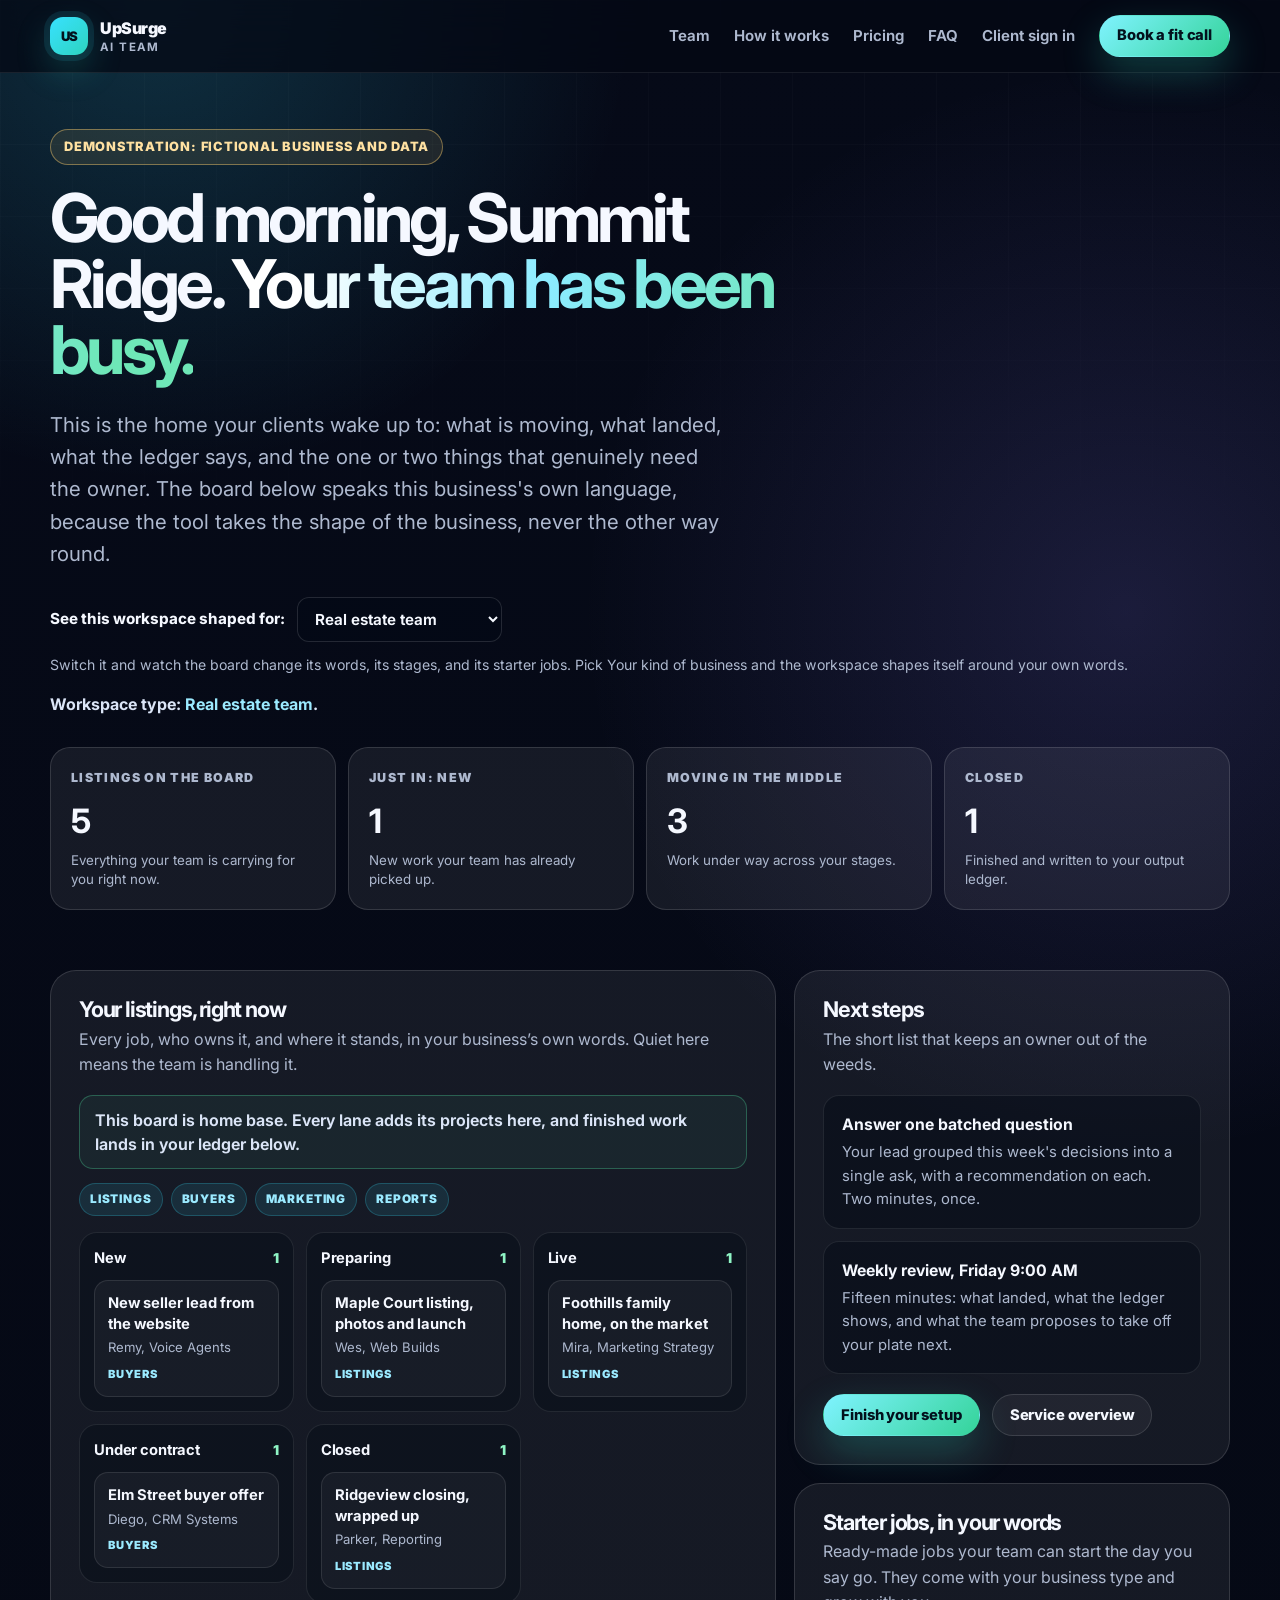
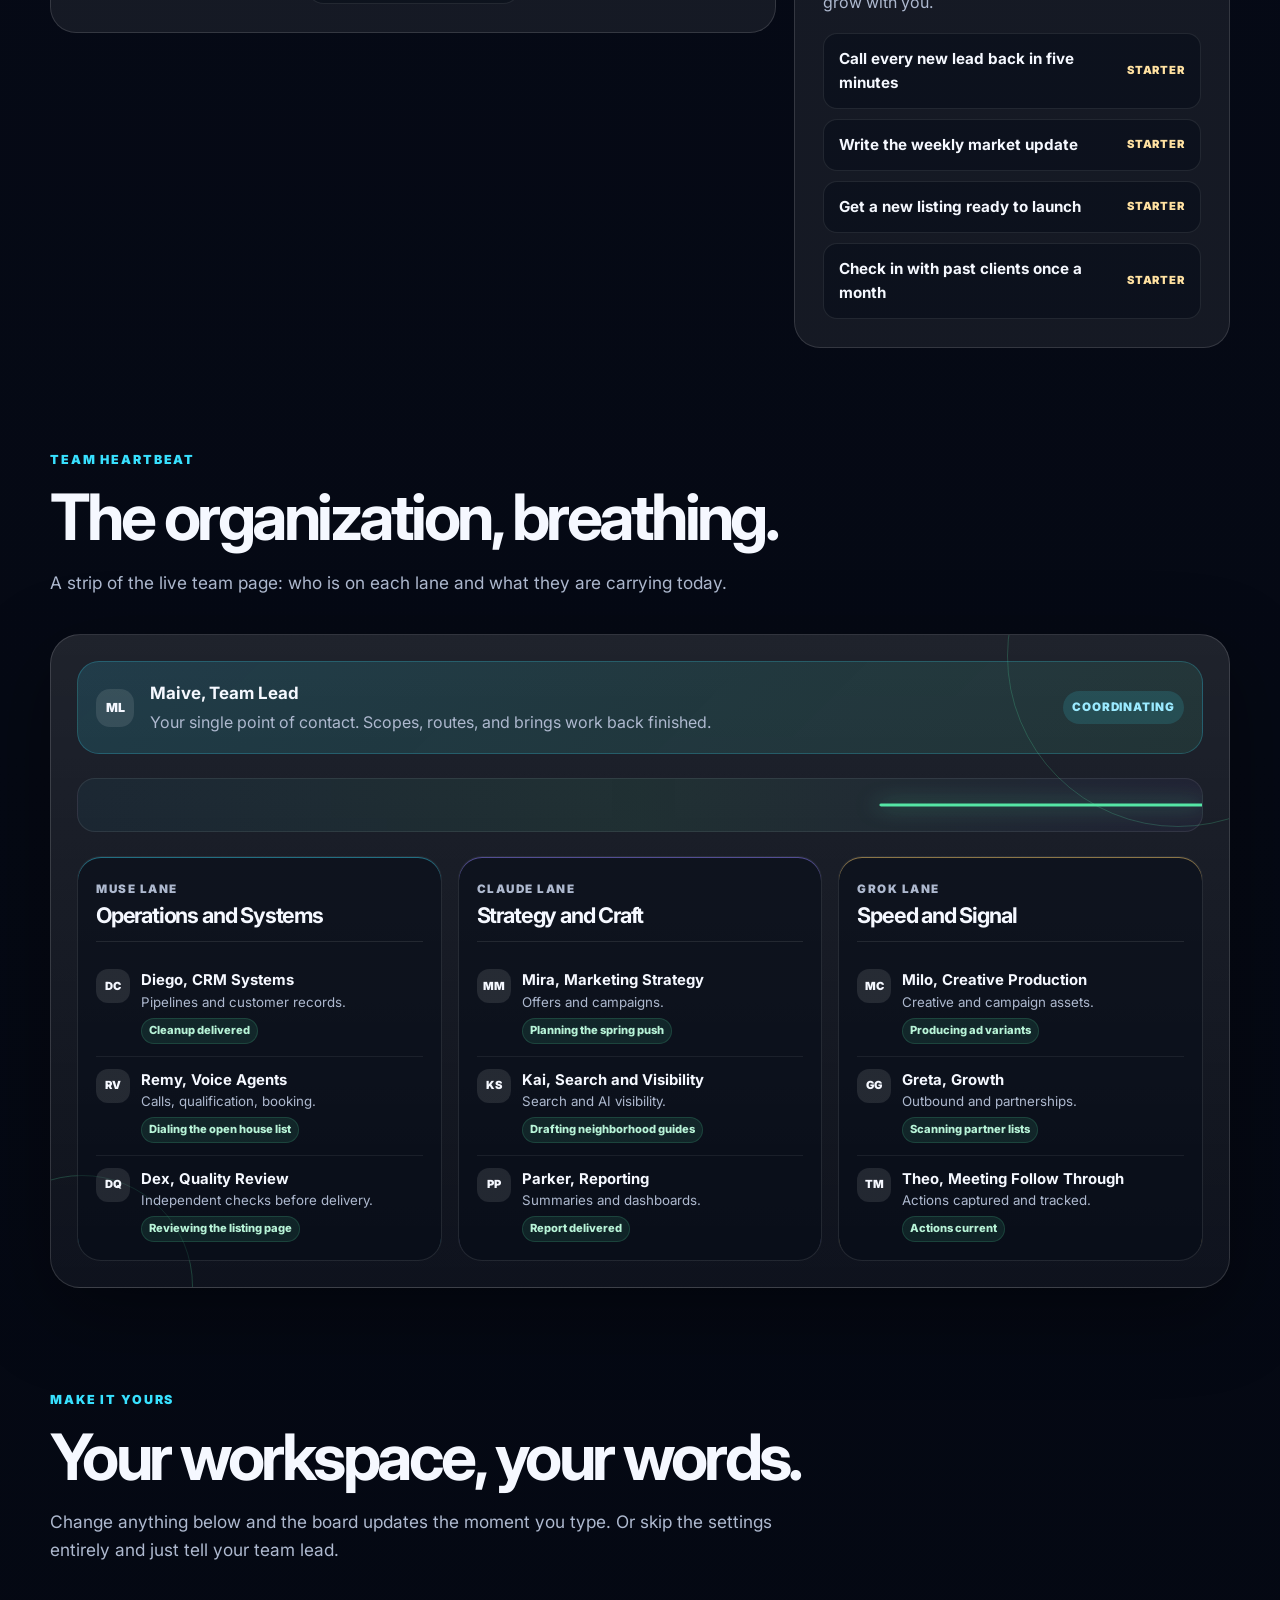
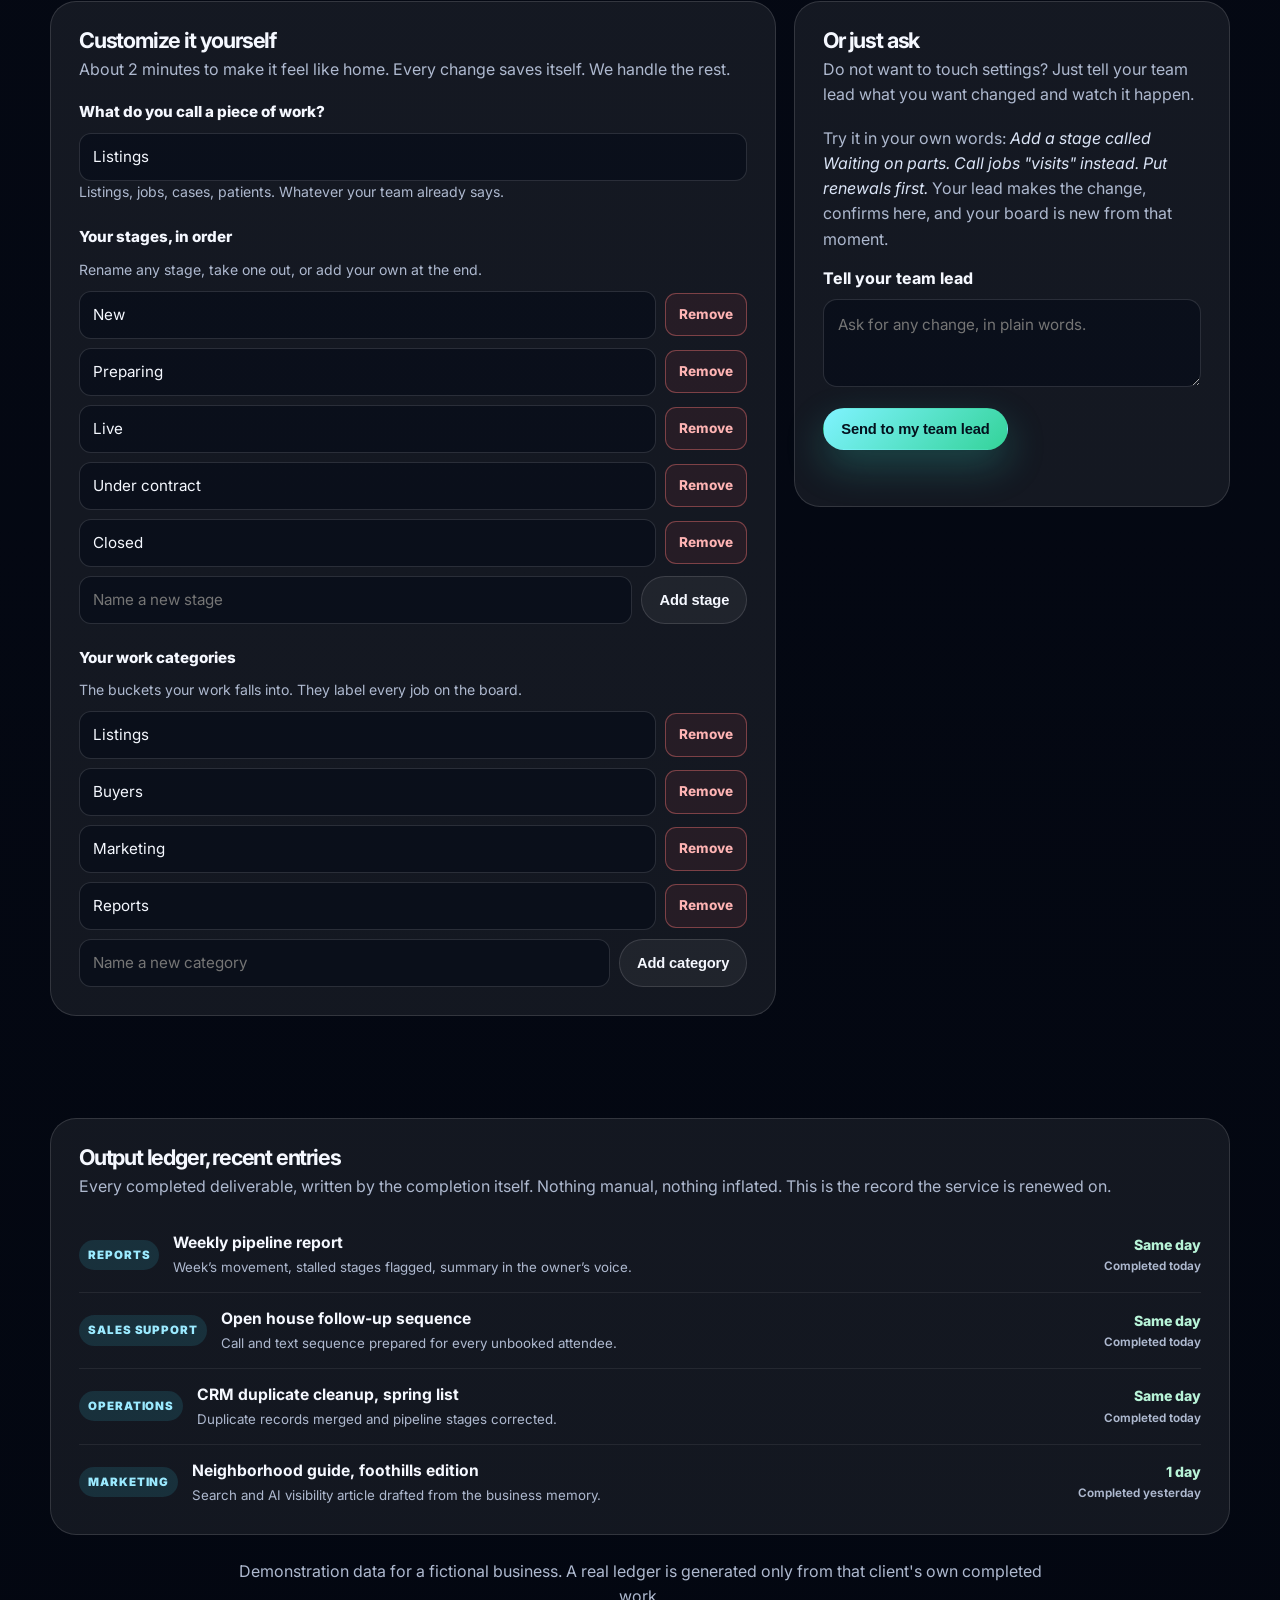
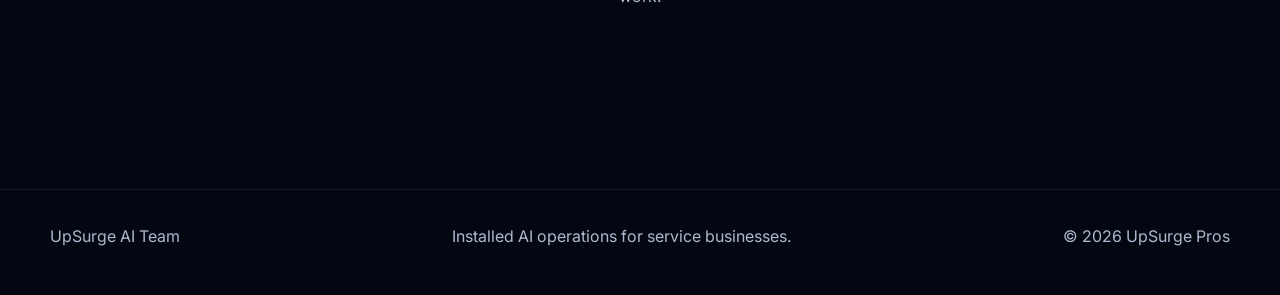
<file: site/home.html>
<!doctype html>
<html lang="en">
<head>
  <meta charset="utf-8">
  <meta name="viewport" content="width=device-width, initial-scale=1">
  <meta name="description" content="A demonstration of the Surge Command client home: board summary, team heartbeat, output ledger, and next steps.">
  <title>Command Home (Demonstration) | UpSurge AI Team</title>
  <link rel="preconnect" href="https://fonts.googleapis.com">
  <link rel="preconnect" href="https://fonts.gstatic.com" crossorigin>
  <link href="https://fonts.googleapis.com/css2?family=Inter:wght@400;500;600;700;800;900&display=swap" rel="stylesheet">
  <link rel="stylesheet" href="site.css">
  <style>
    .page-hero { padding: 56px 0 6px; }
    .page-hero h1 { font-size: clamp(2.4rem, 5.5vw, 4.2rem); margin-top: 20px; }
    .demo-badge {
      display: inline-flex; align-items: center; gap: 8px;
      border: 1px solid rgba(244,199,106,0.45); background: rgba(244,199,106,0.1);
      color: #ffe1a1; border-radius: 999px; padding: 7px 13px;
      font-size: 0.8rem; font-weight: 850; letter-spacing: 0.06em; text-transform: uppercase;
    }
    .board-tiles { display: grid; grid-template-columns: repeat(4, 1fr); gap: 12px; margin-top: 30px; }
    .board-tile {
      border: 1px solid var(--line); background: var(--panel); border-radius: 20px; padding: 20px;
    }
    .board-tile span { display: block; color: var(--muted); font-size: 0.78rem; font-weight: 900; letter-spacing: 0.11em; text-transform: uppercase; }
    .board-tile strong { display: block; font-size: 2.1rem; letter-spacing: -0.04em; margin-top: 6px; }
    .board-tile small { color: var(--muted); display: block; margin-top: 4px; line-height: 1.45; }
    .home-grid { display: grid; grid-template-columns: 1.25fr 0.75fr; gap: 18px; align-items: start; margin-top: 18px; }
    .home-card {
      border: 1px solid var(--line); background: var(--panel); border-radius: var(--radius); padding: 28px;
    }
    .home-card h3 { font-size: 1.35rem; margin-bottom: 6px; }
    .home-card .card-sub { color: var(--muted); margin: 0 0 18px; }
    .ledger-row {
      display: grid; grid-template-columns: auto 1fr auto; gap: 14px; align-items: center;
      padding: 14px 0; border-bottom: 1px solid rgba(255,255,255,0.07);
    }
    .ledger-row:last-child { border-bottom: 0; padding-bottom: 0; }
    .ledger-row strong { display: block; font-size: 0.98rem; }
    .ledger-row small { color: var(--muted); display: block; margin-top: 1px; }
    .ledger-cat {
      font-size: 0.72rem; font-weight: 900; letter-spacing: 0.08em; text-transform: uppercase;
      padding: 6px 9px; border-radius: 999px; background: rgba(56,225,255,0.12); color: #9beaff; white-space: nowrap;
    }
    .ledger-turn { text-align: right; color: #b8f4d8; font-weight: 800; font-size: 0.88rem; white-space: nowrap; }
    .ledger-turn small { color: var(--muted); font-weight: 650; }
    .switcher-row { display: flex; gap: 12px; align-items: center; flex-wrap: wrap; margin-top: 26px; }
    .switcher-row label { font-weight: 750; font-size: 0.95rem; }
    .switcher-row select {
      border: 1px solid var(--line); background: rgba(3, 10, 22, 0.48); color: var(--text);
      border-radius: 12px; padding: 11px 13px; font: inherit; font-size: 0.95rem; font-weight: 650;
    }
    .switcher-row select:focus { outline: 2px solid rgba(56,225,255,0.55); outline-offset: 1px; }
    .switcher-note { color: var(--muted); font-size: 0.88rem; }
    .type-line { color: var(--soft); font-weight: 700; margin: 16px 0 0; }
    .type-line strong { color: #9beaff; }
    .cat-chips { display: flex; flex-wrap: wrap; gap: 8px; margin-bottom: 16px; }
    .cat-chip {
      font-size: 0.74rem; font-weight: 900; letter-spacing: 0.07em; text-transform: uppercase;
      padding: 6px 10px; border-radius: 999px; background: rgba(56,225,255,0.1); color: #9beaff;
      border: 1px solid rgba(56,225,255,0.22);
    }
    .board-cols { display: grid; grid-template-columns: repeat(auto-fit, minmax(168px, 1fr)); gap: 12px; align-items: start; }
    .board-col { border: 1px solid rgba(255,255,255,0.09); border-radius: 18px; background: rgba(3,10,22,0.4); padding: 14px; display: grid; gap: 10px; }
    .board-col-head { display: flex; justify-content: space-between; align-items: center; gap: 8px; }
    .board-col-head strong { font-size: 0.92rem; letter-spacing: -0.01em; }
    .board-col-head span { color: #8ff5c5; font-weight: 900; font-size: 0.85rem; }
    .board-item { border: 1px solid rgba(255,255,255,0.1); border-radius: 14px; padding: 12px 13px; background: rgba(255,255,255,0.045); }
    .board-item strong { display: block; font-size: 0.92rem; line-height: 1.4; }
    .board-item small { color: var(--muted); display: block; margin-top: 3px; font-size: 0.82rem; }
    .board-item .item-cat { color: #9beaff; font-size: 0.7rem; font-weight: 900; letter-spacing: 0.07em; text-transform: uppercase; display: block; margin-top: 8px; }
    .board-empty { color: var(--muted); font-size: 0.86rem; border: 1px dashed rgba(255,255,255,0.14); border-radius: 12px; padding: 12px; text-align: center; }
    .homebase-strip { border: 1px solid rgba(85,230,165,0.3); background: rgba(85,230,165,0.06); border-radius: 14px; padding: 12px 15px; color: var(--soft); font-weight: 650; line-height: 1.5; margin: 0 0 14px; }
    .template-list { display: grid; gap: 10px; }
    .template-item {
      display: flex; justify-content: space-between; gap: 12px; align-items: center;
      border: 1px solid rgba(255,255,255,0.09); border-radius: 14px; padding: 13px 15px;
      background: rgba(3,10,22,0.44); font-weight: 700; font-size: 0.95rem;
    }
    .template-item span { color: #ffe1a1; font-size: 0.7rem; font-weight: 900; letter-spacing: 0.08em; text-transform: uppercase; white-space: nowrap; }
    .cust-grid { display: grid; grid-template-columns: 1.25fr 0.75fr; gap: 18px; align-items: start; }
    .cust-block { margin-bottom: 22px; }
    .cust-block:last-child { margin-bottom: 0; }
    .cust-block > label, .cust-block > .cust-label { display: block; font-weight: 800; font-size: 0.95rem; margin-bottom: 9px; }
    .cust-block .cust-hint { color: var(--muted); font-size: 0.88rem; margin: 0 0 10px; }
    .cust-input, .cust-row input {
      border: 1px solid var(--line); background: rgba(3, 10, 22, 0.48); color: var(--text);
      border-radius: 12px; padding: 11px 13px; font: inherit; font-size: 0.95rem; width: 100%;
    }
    .cust-input:focus, .cust-row input:focus { outline: 2px solid rgba(56,225,255,0.55); outline-offset: 1px; }
    .cust-row { display: flex; gap: 9px; align-items: center; margin-bottom: 9px; }
    .cust-row input { flex: 1; }
    .cust-remove {
      flex: 0 0 auto; border: 1px solid rgba(255,120,120,0.4); background: rgba(255,90,90,0.08); color: #ffb4b4;
      border-radius: 11px; padding: 10px 13px; font: inherit; font-size: 0.85rem; font-weight: 750; cursor: pointer;
    }
    .cust-add { display: flex; gap: 9px; }
    .cust-add input { flex: 1; }
    .lead-card textarea {
      width: 100%; border: 1px solid var(--line); background: rgba(3,10,22,0.48); color: var(--text);
      border-radius: 14px; padding: 13px 14px; font: inherit; font-size: 0.95rem; min-height: 88px; resize: vertical;
    }
    .lead-card textarea:focus { outline: 2px solid rgba(56,225,255,0.55); outline-offset: 1px; }
    .lead-ack { color: #8ff5c5; font-weight: 700; font-size: 0.92rem; min-height: 1.2em; display: block; margin-top: 10px; }
    .next-list { display: grid; gap: 12px; }
    .next-item {
      border: 1px solid rgba(255,255,255,0.09); border-radius: 16px; padding: 16px 18px;
      background: rgba(3,10,22,0.44);
    }
    .next-item strong { display: block; font-size: 0.99rem; }
    .next-item p { color: var(--muted); margin: 4px 0 0; font-size: 0.93rem; }
    @media (max-width: 1020px) { .board-tiles { grid-template-columns: 1fr 1fr; } .home-grid, .cust-grid { grid-template-columns: 1fr; } }
    @media (max-width: 720px) { .board-tiles { grid-template-columns: 1fr; } .ledger-row { grid-template-columns: 1fr; } .ledger-turn { text-align: left; } }
  </style>
</head>
<body>
  <header class="site-header">
    <div class="wrap nav">
      <a class="brand" href="index.html" aria-label="UpSurge AI Team home">
        <span class="brand-mark">US</span>
        <span>UpSurge <small>AI Team</small></span>
      </a>
      <nav class="nav-links" aria-label="Primary navigation">
        <a href="index.html#team">Team</a>
        <a href="index.html#how">How it works</a>
        <a href="index.html#pricing">Pricing</a>
        <a href="index.html#faq">FAQ</a>
        <a href="signin.html">Client sign in</a>
        <a class="button primary small" href="book.html">Book a fit call</a>
      </nav>
    </div>
  </header>

  <main>
    <div class="wrap page-hero">
      <span class="demo-badge">Demonstration: fictional business and data</span>
      <h1>Good morning, <span id="greetName">Summit Ridge</span>. <span class="gradient">Your team has been busy.</span></h1>
      <p class="hero-copy">This is the home your clients wake up to: what is moving, what landed, what the ledger says, and the one or two things that genuinely need the owner. The board below speaks this business's own language, because the tool takes the shape of the business, never the other way round.</p>

      <div class="switcher-row">
        <label for="typeSwitcher">See this workspace shaped for:</label>
        <select id="typeSwitcher">
          <option value="real-estate">Real estate team</option>
          <option value="insurance">Insurance agency</option>
          <option value="home-services">Home services</option>
          <option value="dental">Dental practice</option>
          <option value="education">School or education</option>
          <option value="other">Something else</option>
          <option value="custom" id="customTypeOption">Your kind of business</option>
        </select>
        <span class="switcher-note">Switch it and watch the board change its words, its stages, and its starter jobs. Pick Your kind of business and the workspace shapes itself around your own words.</span>
      </div>
      <p class="type-line" id="typeLine"></p>
      <p class="shape-note" id="homeShapeNote" style="display:none;color:#9beaff;font-weight:650;margin:8px 0 0">Do not see your kind of business? We shape everything around yours as we learn it.</p>

      <div class="board-tiles" id="boardTiles" aria-label="Board summary"></div>
    </div>

    <section style="padding-top:36px" aria-labelledby="board-title">
      <div class="wrap">
        <div class="home-grid">
          <article class="home-card">
            <h3 id="board-title">Your board, right now</h3>
            <p class="card-sub" id="boardSub">Every job, who owns it, and where it stands, in your business's own words. Quiet here means the team is handling it.</p>
            <p class="homebase-strip">This board is home base. Every lane adds its projects here, and finished work lands in your ledger below.</p>
            <div class="cat-chips" id="catChips" aria-label="Work categories"></div>
            <div class="board-cols" id="boardCols"></div>
          </article>

          <div style="display:grid; gap:18px">
            <article class="home-card">
              <h3>Next steps</h3>
              <p class="card-sub">The short list that keeps an owner out of the weeds.</p>
              <div class="next-list">
                <div class="next-item">
                  <strong>Answer one batched question</strong>
                  <p>Your lead grouped this week's decisions into a single ask, with a recommendation on each. Two minutes, once.</p>
                </div>
                <div class="next-item">
                  <strong>Weekly review, Friday 9:00 AM</strong>
                  <p>Fifteen minutes: what landed, what the ledger shows, and what the team proposes to take off your plate next.</p>
                </div>
              </div>
              <div style="margin-top:20px; display:flex; gap:12px; flex-wrap:wrap">
                <a class="button primary small" href="onboard.html">Finish your setup</a>
                <a class="button secondary small" href="index.html">Service overview</a>
              </div>
            </article>

            <article class="home-card">
              <h3>Starter jobs, in your words</h3>
              <p class="card-sub">Ready-made jobs your team can start the day you say go. They come with your business type and grow with you.</p>
              <div class="template-list" id="templateList"></div>
            </article>
          </div>
        </div>
      </div>
    </section>

    <section style="padding-top:10px" aria-labelledby="heartbeat-title">
      <div class="wrap">
        <div class="section-head">
          <div class="kicker">Team heartbeat</div>
          <h2 id="heartbeat-title">The organization, breathing.</h2>
          <p>A strip of the live team page: who is on each lane and what they are carrying today.</p>
        </div>
        <div class="team-console" aria-label="Demonstration of the team heartbeat strip">
          <div class="team-window">
            <div class="lead-strip">
              <span class="avatar">ML</span>
              <div>
                <strong>Maive, Team Lead</strong>
                <p>Your single point of contact. Scopes, routes, and brings work back finished.</p>
              </div>
              <span class="status working">Coordinating</span>
            </div>
            <div class="pulse-line" aria-hidden="true">
              <svg viewBox="0 0 900 54" preserveAspectRatio="none" role="img">
                <path d="M0 27 H250 L268 27 L282 12 L302 45 L318 27 H470 L488 27 L502 8 L524 48 L540 27 H900" />
              </svg>
            </div>
            <div class="lanes">
              <article class="lane cyan">
                <div class="lane-head"><span>Muse lane</span><h3>Operations and Systems</h3></div>
                <div class="specialist"><span class="avatar">DC</span><div><strong>Diego, CRM Systems</strong><small>Pipelines and customer records.</small><em>Cleanup delivered</em></div></div>
                <div class="specialist"><span class="avatar">RV</span><div><strong>Remy, Voice Agents</strong><small>Calls, qualification, booking.</small><em>Dialing the open house list</em></div></div>
                <div class="specialist"><span class="avatar">DQ</span><div><strong>Dex, Quality Review</strong><small>Independent checks before delivery.</small><em>Reviewing the listing page</em></div></div>
              </article>
              <article class="lane violet">
                <div class="lane-head"><span>Claude lane</span><h3>Strategy and Craft</h3></div>
                <div class="specialist"><span class="avatar">MM</span><div><strong>Mira, Marketing Strategy</strong><small>Offers and campaigns.</small><em>Planning the spring push</em></div></div>
                <div class="specialist"><span class="avatar">KS</span><div><strong>Kai, Search and Visibility</strong><small>Search and AI visibility.</small><em>Drafting neighborhood guides</em></div></div>
                <div class="specialist"><span class="avatar">PP</span><div><strong>Parker, Reporting</strong><small>Summaries and dashboards.</small><em>Report delivered</em></div></div>
              </article>
              <article class="lane gold">
                <div class="lane-head"><span>Grok lane</span><h3>Speed and Signal</h3></div>
                <div class="specialist"><span class="avatar">MC</span><div><strong>Milo, Creative Production</strong><small>Creative and campaign assets.</small><em>Producing ad variants</em></div></div>
                <div class="specialist"><span class="avatar">GG</span><div><strong>Greta, Growth</strong><small>Outbound and partnerships.</small><em>Scanning partner lists</em></div></div>
                <div class="specialist"><span class="avatar">TM</span><div><strong>Theo, Meeting Follow Through</strong><small>Actions captured and tracked.</small><em>Actions current</em></div></div>
              </article>
            </div>
          </div>
        </div>
      </div>
    </section>

    <section style="padding-top:10px" aria-labelledby="customize-title">
      <div class="wrap">
        <div class="section-head">
          <div class="kicker">Make it yours</div>
          <h2 id="customize-title">Your workspace, your words.</h2>
          <p>Change anything below and the board updates the moment you type. Or skip the settings entirely and just tell your team lead.</p>
        </div>
        <div class="cust-grid">
          <article class="home-card">
            <h3>Customize it yourself</h3>
            <p class="card-sub">About 2 minutes to make it feel like home. Every change saves itself. We handle the rest.</p>
            <div class="cust-block">
              <label for="itemWordInput">What do you call a piece of work?</label>
              <input class="cust-input" type="text" id="itemWordInput" autocomplete="off">
              <p class="cust-hint">Listings, jobs, cases, patients. Whatever your team already says.</p>
            </div>
            <div class="cust-block">
              <span class="cust-label">Your stages, in order</span>
              <p class="cust-hint">Rename any stage, take one out, or add your own at the end.</p>
              <div id="stagesEditor"></div>
              <div class="cust-add">
                <input class="cust-input" type="text" id="newStageInput" placeholder="Name a new stage" autocomplete="off">
                <button class="button secondary small" type="button" id="addStageBtn">Add stage</button>
              </div>
            </div>
            <div class="cust-block">
              <span class="cust-label">Your work categories</span>
              <p class="cust-hint">The buckets your work falls into. They label every job on the board.</p>
              <div id="categoriesEditor"></div>
              <div class="cust-add">
                <input class="cust-input" type="text" id="newCategoryInput" placeholder="Name a new category" autocomplete="off">
                <button class="button secondary small" type="button" id="addCategoryBtn">Add category</button>
              </div>
            </div>
          </article>

          <article class="home-card lead-card">
            <h3>Or just ask</h3>
            <p class="card-sub">Do not want to touch settings? Just tell your team lead what you want changed and watch it happen.</p>
            <p style="color:var(--muted); margin:0 0 14px">Try it in your own words: <em style="color:var(--soft)">Add a stage called Waiting on parts. Call jobs "visits" instead. Put renewals first.</em> Your lead makes the change, confirms here, and your board is new from that moment.</p>
            <label for="leadMsg" style="font-weight:750; display:block; margin-bottom:8px">Tell your team lead</label>
            <textarea id="leadMsg" placeholder="Ask for any change, in plain words."></textarea>
            <div style="margin-top:14px">
              <button class="button primary small" type="button" id="leadSend">Send to my team lead</button>
              <span class="lead-ack" id="leadAck" role="status"></span>
            </div>
          </article>
        </div>
      </div>
    </section>

    <section style="padding-top:10px" aria-labelledby="ledger-title">
      <div class="wrap">
        <div class="home-card">
          <h3 id="ledger-title">Output ledger, recent entries</h3>
          <p class="card-sub">Every completed deliverable, written by the completion itself. Nothing manual, nothing inflated. This is the record the service is renewed on.</p>
          <div id="ledgerList"></div>
        </div>
        <p class="pricing-note">Demonstration data for a fictional business. A real ledger is generated only from that client's own completed work.</p>
      </div>
    </section>
  </main>

  <footer>
    <div class="wrap footer-row">
      <span>UpSurge AI Team</span>
      <span>Installed AI operations for service businesses.</span>
      <span>&copy; <span id="year">2026</span> UpSurge Pros</span>
    </div>
  </footer>

  <script src="journey.js"></script>
  <script>
    (function () {
      /* The workspace config is the client's own shape for the tool: their word
         for work, their stages, their categories. It seeds from the business
         type, and every customize change saves back to it and re-renders at
         once. Production: this config lives server side on the workspace, and
         the team lead can write it on the client's word. */
      var cfg = JOURNEY.loadConfig();
      var journey = JOURNEY.getJourney();

      function el(id) { return document.getElementById(id); }
      function esc(t) {
        return String(t).replace(/&/g, '&amp;').replace(/</g, '&lt;').replace(/>/g, '&gt;').replace(/"/g, '&quot;');
      }
      function save() { JOURNEY.saveConfig(cfg); }

      /* Your kind of business: if the client named their own business type in
         the application, those words sit on the journey as customType and name
         this workspace's type. The switcher carries them as their own option,
         driven by the stored words. */
      var customActive = journey.businessType === 'other' && !!journey.customType;
      var customOption = el('customTypeOption');
      if (journey.customType) customOption.textContent = 'Your kind of business: ' + journey.customType;
      if (customActive && !cfg.typeTerm) { cfg.typeTerm = journey.customType; save(); }

      function renderTiles() {
        var total = cfg.items.length;
        var last = cfg.stages.length - 1;
        var doneCount = cfg.items.filter(function (i) { return i.stage === last; }).length;
        var firstCount = cfg.items.filter(function (i) { return i.stage === 0; }).length;
        var midCount = total - doneCount - firstCount;
        var tiles = [
          { label: cfg.itemWord + ' on the board', n: total, small: 'Everything your team is carrying for you right now.' },
          { label: 'Just in: ' + cfg.stages[0], n: firstCount, small: 'New work your team has already picked up.' },
          { label: 'Moving in the middle', n: midCount, small: 'Work under way across your stages.' },
          { label: cfg.stages[last], n: doneCount, small: 'Finished and written to your output ledger.' }
        ];
        el('boardTiles').innerHTML = tiles.map(function (t) {
          return '<div class="board-tile"><span>' + esc(t.label) + '</span><strong>' + t.n + '</strong><small>' + esc(t.small) + '</small></div>';
        }).join('');
      }

      var BOARD_SUB_BASE = 'Every job, who owns it, and where it stands, in your business\u2019s own words. Quiet here means the team is handling it.';
      function renderTypeLine() {
        var sel = switcher.value || cfg.type;
        var key = sel === 'custom' ? 'other' : sel;
        var term = (customActive && cfg.typeTerm) ? cfg.typeTerm : JOURNEY.typeLabel(key, JOURNEY.getJourney());
        el('typeLine').innerHTML = 'Workspace type: <strong>' + esc(term) + '</strong>.';
        el('homeShapeNote').style.display = JOURNEY.isFallback(key) ? '' : 'none';
        el('boardSub').textContent = (customActive && cfg.typeTerm)
          ? 'Shaped for ' + cfg.typeTerm + '. ' + BOARD_SUB_BASE
          : BOARD_SUB_BASE;
      }

      function renderBoard() {
        el('greetName').textContent = cfg.shortName || cfg.name;
        renderTypeLine();
        el('board-title').textContent = 'Your ' + cfg.itemWord.toLowerCase() + ', right now';
        el('catChips').innerHTML = cfg.categories.map(function (c) {
          return '<span class="cat-chip">' + esc(c) + '</span>';
        }).join('');
        el('boardCols').innerHTML = cfg.stages.map(function (stage, si) {
          var items = cfg.items.filter(function (i) { return i.stage === si; });
          var body = items.length ? items.map(function (i) {
            return '<div class="board-item"><strong>' + esc(i.title) + '</strong><small>' + esc(i.owner) + '</small><span class="item-cat">' + esc(i.cat) + '</span></div>';
          }).join('') : '<div class="board-empty">Nothing here right now</div>';
          return '<div class="board-col"><div class="board-col-head"><strong>' + esc(stage) + '</strong><span>' + items.length + '</span></div>' + body + '</div>';
        }).join('');
      }

      function renderTemplates() {
        el('templateList').innerHTML = cfg.templates.map(function (t) {
          return '<div class="template-item">' + esc(t) + '<span>Starter</span></div>';
        }).join('');
      }

      function renderLedger() {
        el('ledgerList').innerHTML = cfg.ledger.map(function (L) {
          return '<div class="ledger-row"><span class="ledger-cat">' + esc(L.cat) + '</span>' +
            '<span><strong>' + esc(L.title) + '</strong><small>' + esc(L.small) + '</small></span>' +
            '<span class="ledger-turn">' + esc(L.turn) + '<small>' + esc(L.when) + '</small></span></div>';
        }).join('');
      }

      function renderEditors() {
        el('itemWordInput').value = cfg.itemWord;
        el('stagesEditor').innerHTML = '';
        cfg.stages.forEach(function (stage, si) {
          var row = document.createElement('div');
          row.className = 'cust-row';
          var input = document.createElement('input');
          input.type = 'text'; input.value = stage; input.setAttribute('aria-label', 'Stage ' + (si + 1) + ' name');
          input.addEventListener('input', function () {
            cfg.stages[si] = input.value;
            save(); renderTiles(); renderBoard();
          });
          var rm = document.createElement('button');
          rm.type = 'button'; rm.className = 'cust-remove'; rm.textContent = 'Remove';
          rm.disabled = cfg.stages.length <= 1;
          if (rm.disabled) rm.style.opacity = '0.45';
          rm.addEventListener('click', function () {
            cfg.stages.splice(si, 1);
            cfg.items.forEach(function (i) {
              if (i.stage === si) i.stage = Math.max(0, si - 1);
              else if (i.stage > si) i.stage--;
            });
            save(); renderAll();
          });
          row.appendChild(input); row.appendChild(rm);
          el('stagesEditor').appendChild(row);
        });
        el('categoriesEditor').innerHTML = '';
        cfg.categories.forEach(function (cat, ci) {
          var row = document.createElement('div');
          row.className = 'cust-row';
          var input = document.createElement('input');
          input.type = 'text'; input.value = cat; input.setAttribute('aria-label', 'Category ' + (ci + 1) + ' name');
          input.addEventListener('input', function () {
            cfg.categories[ci] = input.value;
            save(); renderBoard();
          });
          var rm = document.createElement('button');
          rm.type = 'button'; rm.className = 'cust-remove'; rm.textContent = 'Remove';
          rm.disabled = cfg.categories.length <= 1;
          if (rm.disabled) rm.style.opacity = '0.45';
          rm.addEventListener('click', function () {
            cfg.categories.splice(ci, 1);
            save(); renderAll();
          });
          row.appendChild(input); row.appendChild(rm);
          el('categoriesEditor').appendChild(row);
        });
      }

      function renderAll() { renderTiles(); renderBoard(); renderTemplates(); renderLedger(); renderEditors(); }

      el('itemWordInput').addEventListener('input', function () {
        cfg.itemWord = el('itemWordInput').value.trim() || 'Work items';
        save(); renderTiles(); renderBoard();
      });
      el('addStageBtn').addEventListener('click', function () {
        var v = el('newStageInput').value.trim();
        if (!v) { el('newStageInput').focus(); return; }
        cfg.stages.push(v);
        el('newStageInput').value = '';
        save(); renderAll();
      });
      el('addCategoryBtn').addEventListener('click', function () {
        var v = el('newCategoryInput').value.trim();
        if (!v) { el('newCategoryInput').focus(); return; }
        cfg.categories.push(v);
        el('newCategoryInput').value = '';
        save(); renderAll();
      });
      el('leadSend').addEventListener('click', function () {
        var msg = el('leadMsg').value.trim();
        if (msg.length < 3) {
          el('leadAck').textContent = 'Write the change you want in a sentence, and it is done.';
          el('leadMsg').focus();
          return;
        }
        // Production wiring: this message lands with the team lead, who applies
        // the change to the workspace config and confirms it back here.
        el('leadAck').textContent = 'Sent. Your team lead will make this change and confirm it here. Watch the board.';
        el('leadMsg').value = '';
      });

      var switcher = el('typeSwitcher');
      switcher.value = customActive ? 'custom' : (journey.businessType || cfg.type);
      switcher.addEventListener('change', function () {
        var key = switcher.value;
        if (key === 'custom') {
          /* Your kind of business runs on the stored free-text words. If none
             are stored yet, ask for them in the client's own words. Either
             way the workspace keeps the general shape and takes their name
             for its type. */
          var words = JOURNEY.getJourney().customType || '';
          if (!words) {
            words = (window.prompt('What kind of business is it? In your own words:') || '').trim();
            if (!words) { switcher.value = cfg.type || 'real-estate'; return; }
          }
          JOURNEY.setJourney({ businessType: 'other', customType: words });
          customOption.textContent = 'Your kind of business: ' + words;
          customActive = true;
          var wsC = { id: cfg.workspaceId, name: cfg.name, short: cfg.shortName, type: 'other' };
          var freshC = JOURNEY.seedConfig(wsC, 'other');
          freshC.name = cfg.name; freshC.shortName = cfg.shortName; freshC.workspaceId = cfg.workspaceId;
          cfg = freshC;
          save(); renderAll();
          return;
        }
        customActive = false;
        JOURNEY.setJourney({ businessType: key });
        /* Switching the type reloads the starter shape for that business:
           stages, words, categories, starter jobs. The business name stays. */
        var ws = { id: cfg.workspaceId, name: cfg.name, short: cfg.shortName, type: key };
        var fresh = JOURNEY.seedConfig(ws, key);
        fresh.name = cfg.name; fresh.shortName = cfg.shortName; fresh.workspaceId = cfg.workspaceId;
        cfg = fresh;
        save(); renderAll();
      });

      renderAll();

      var year = document.getElementById('year');
      if (year) year.textContent = new Date().getFullYear();
    })();
  </script>
</body>
</html>
</file>
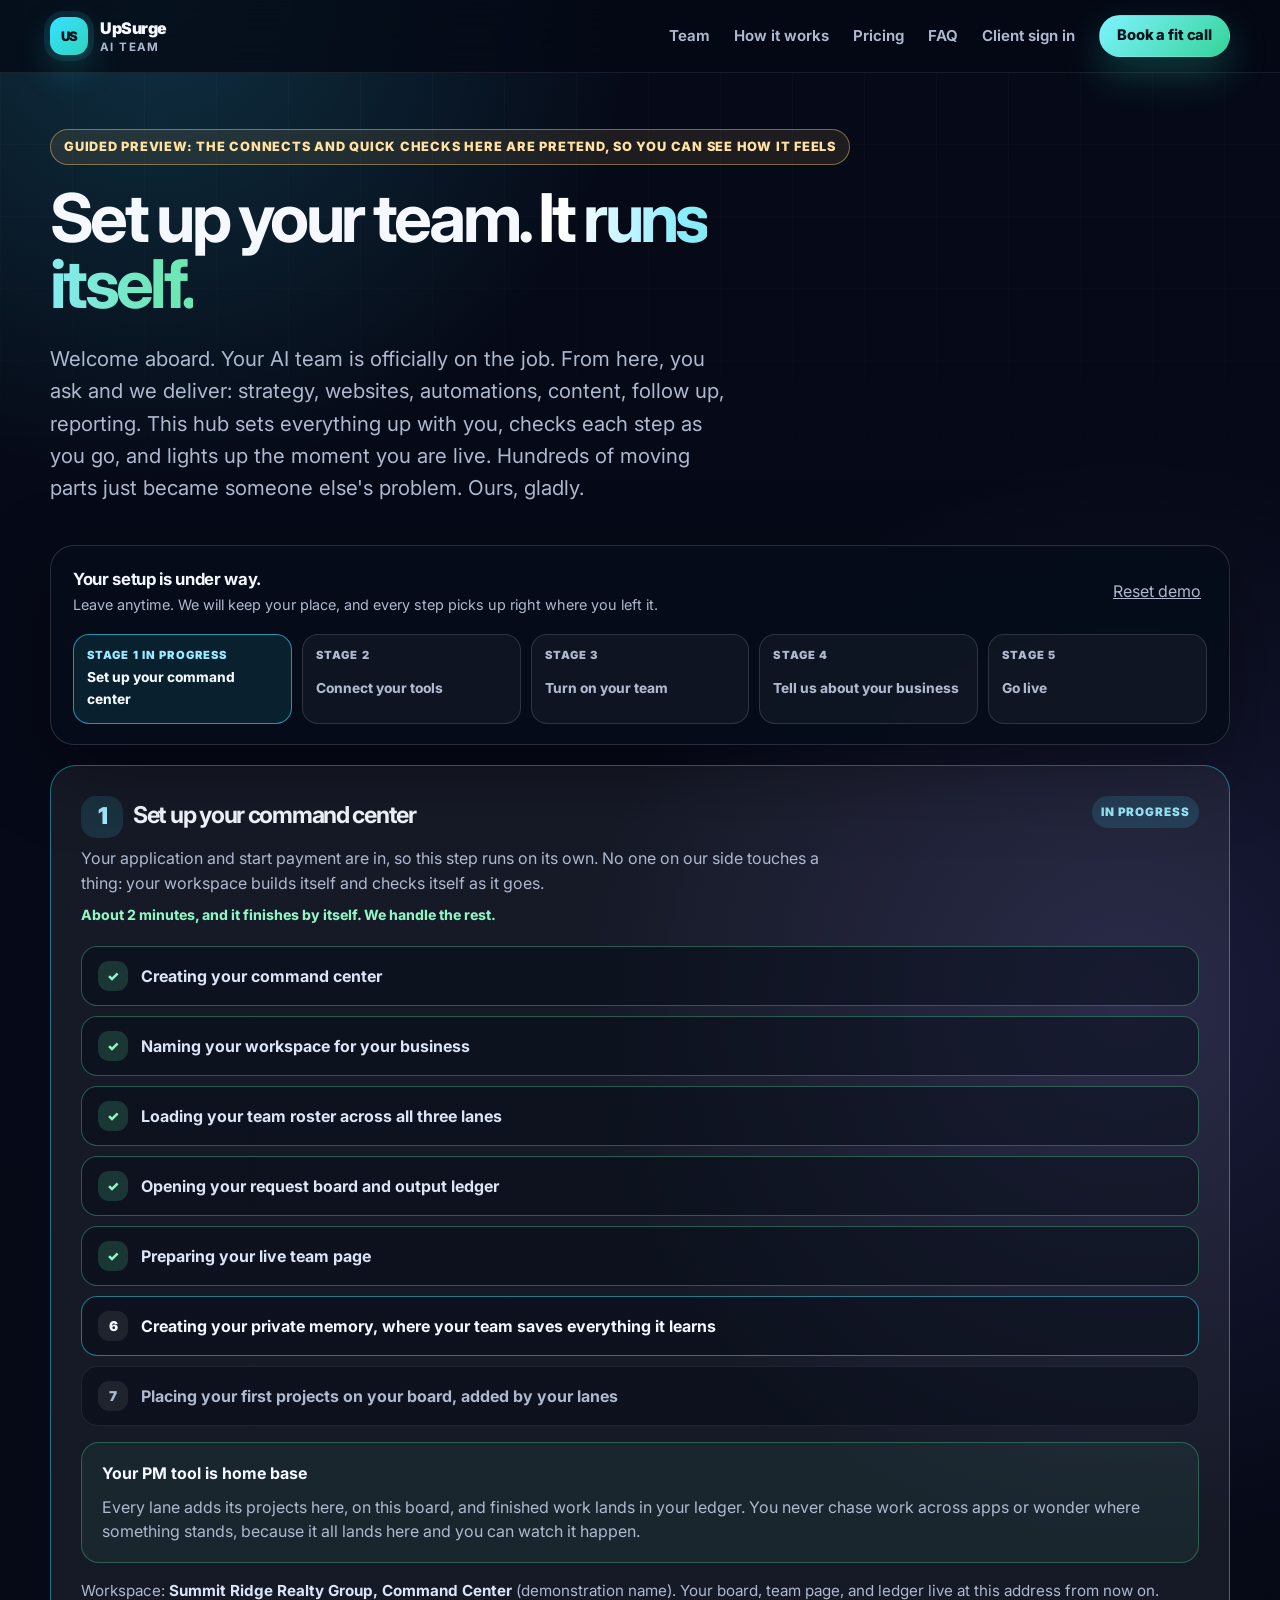
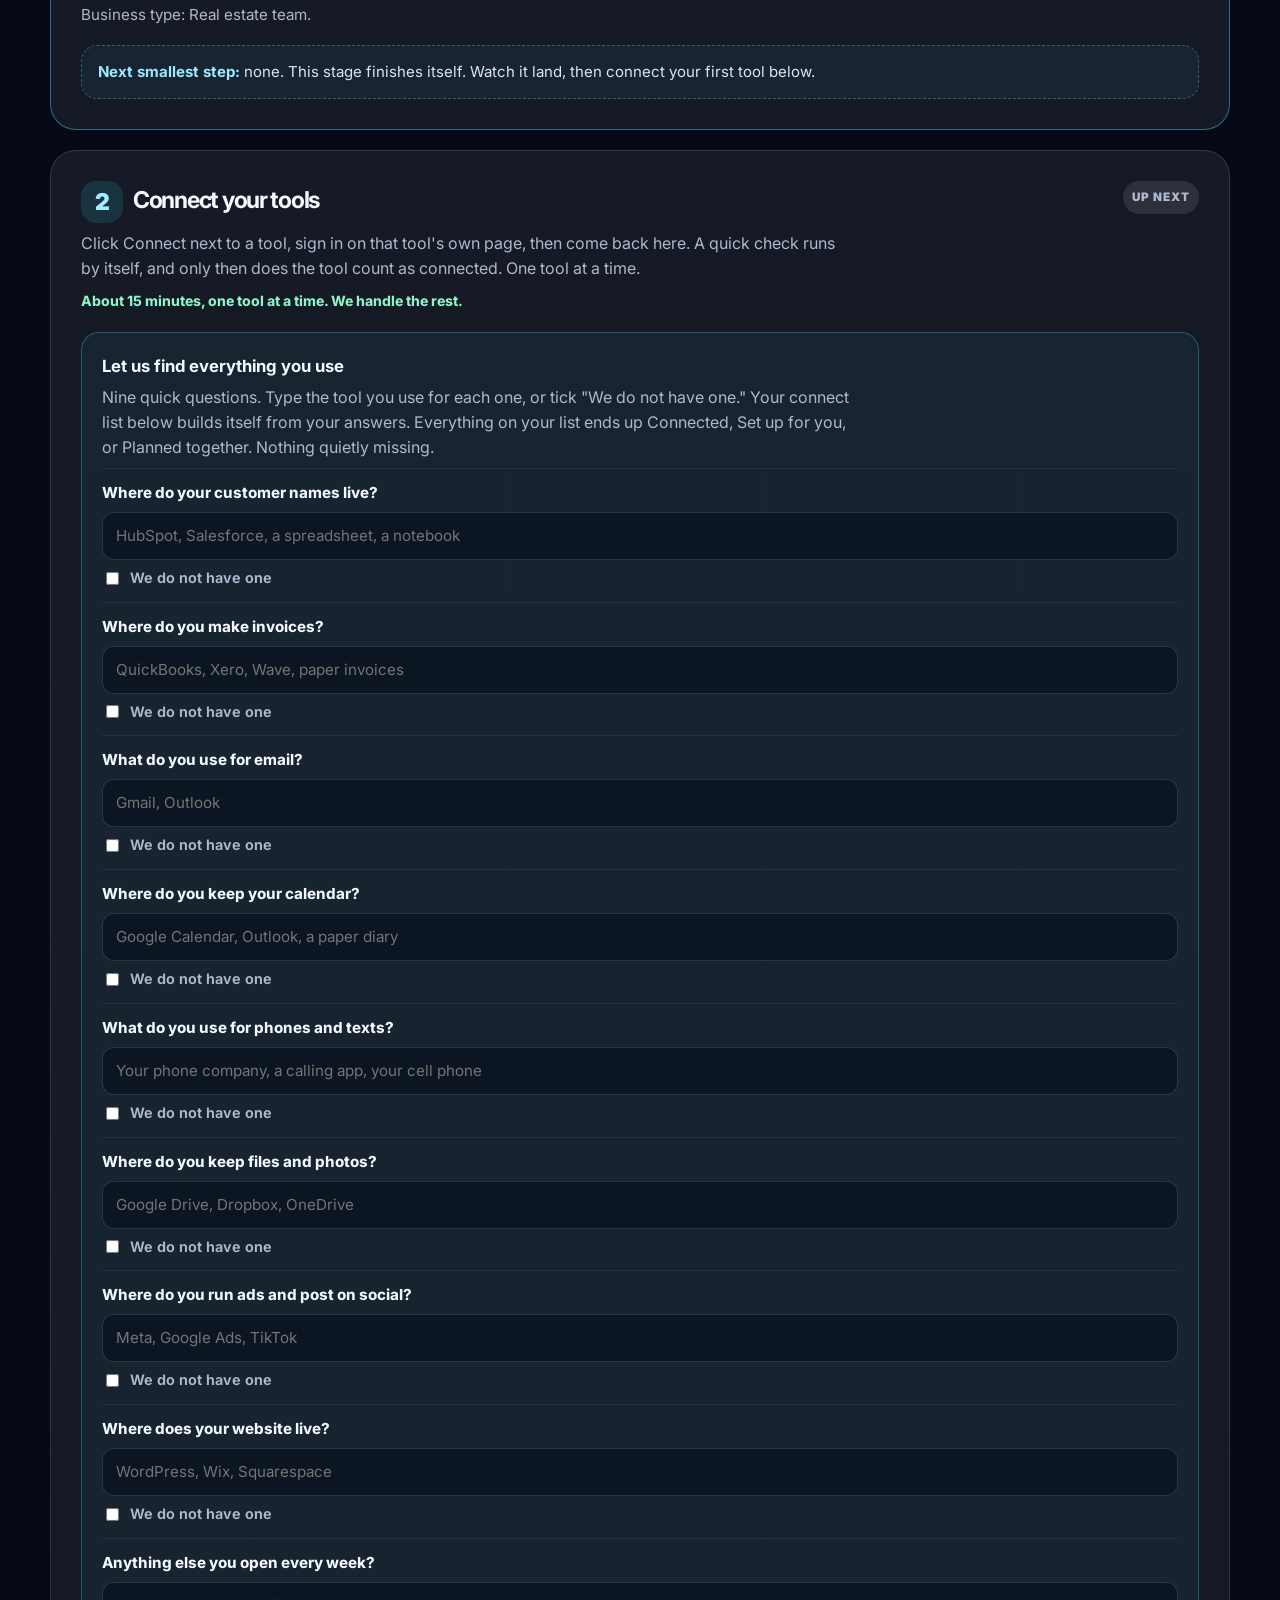
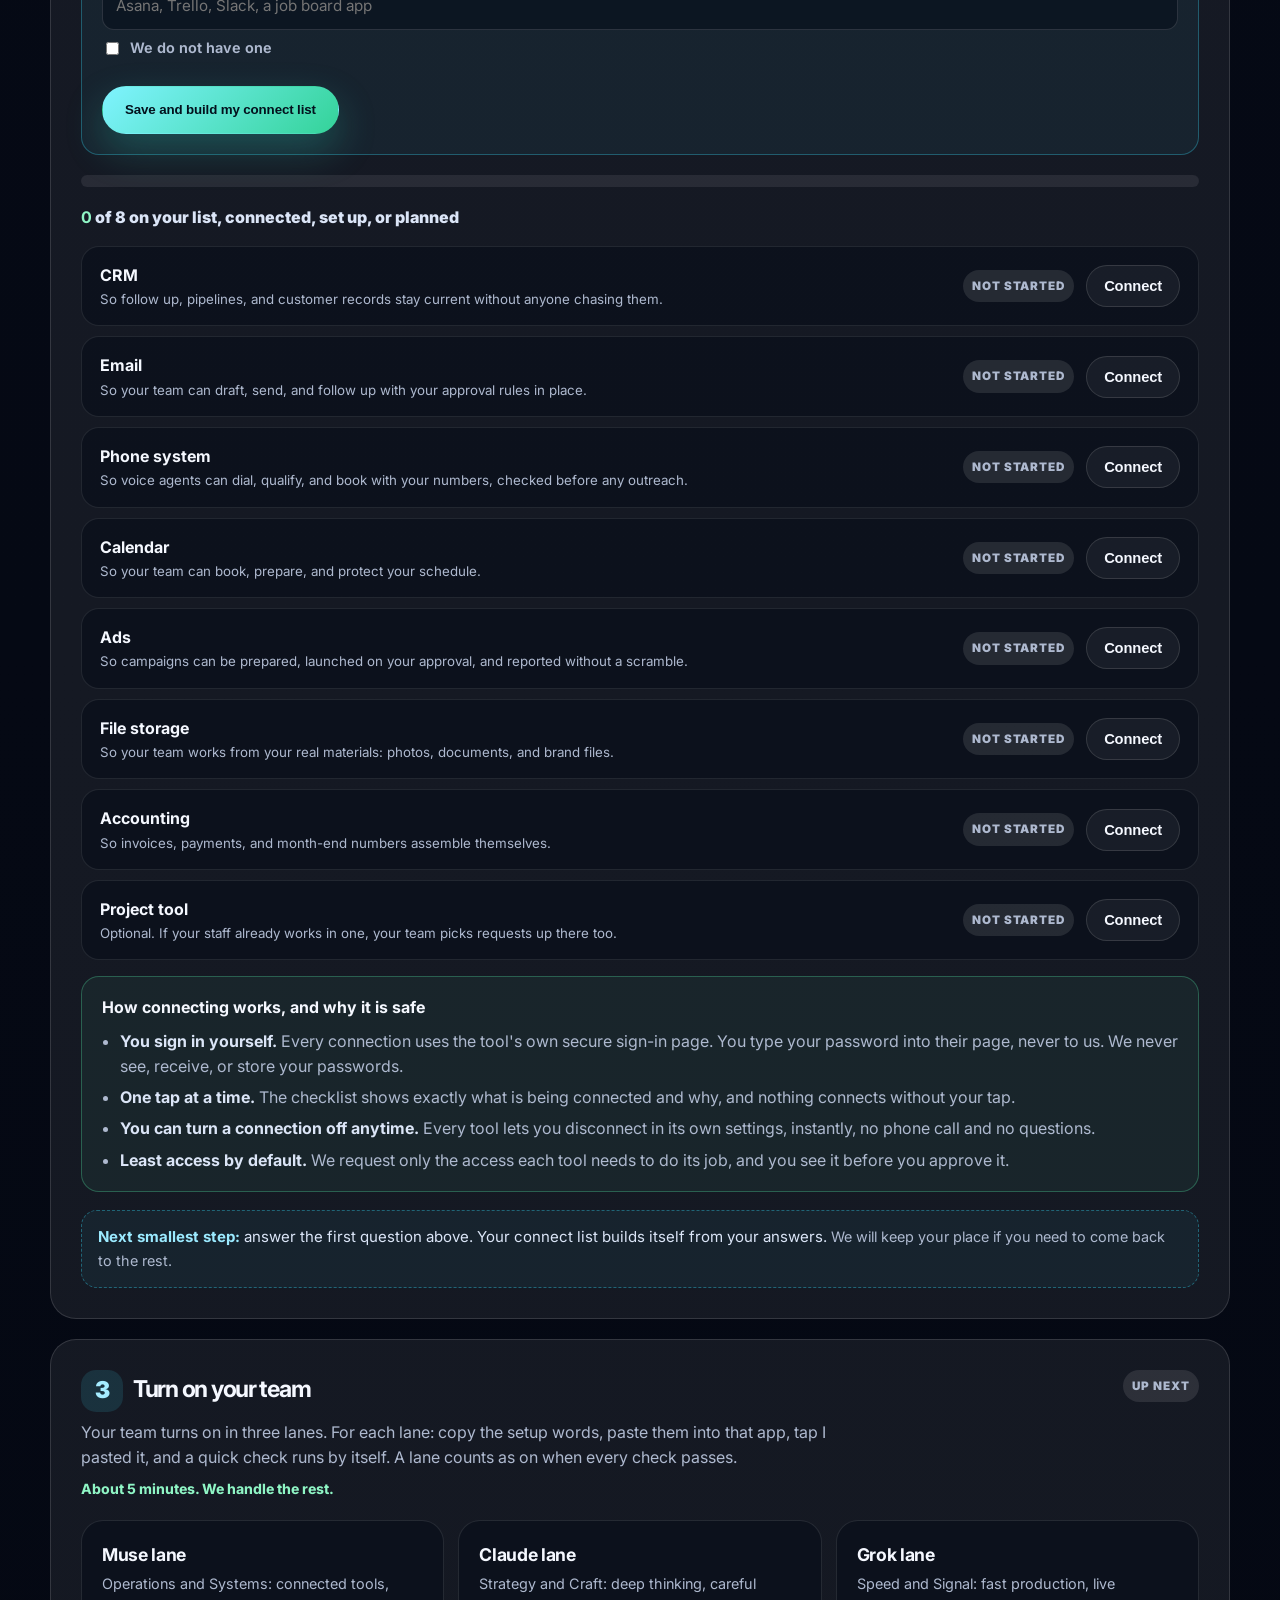
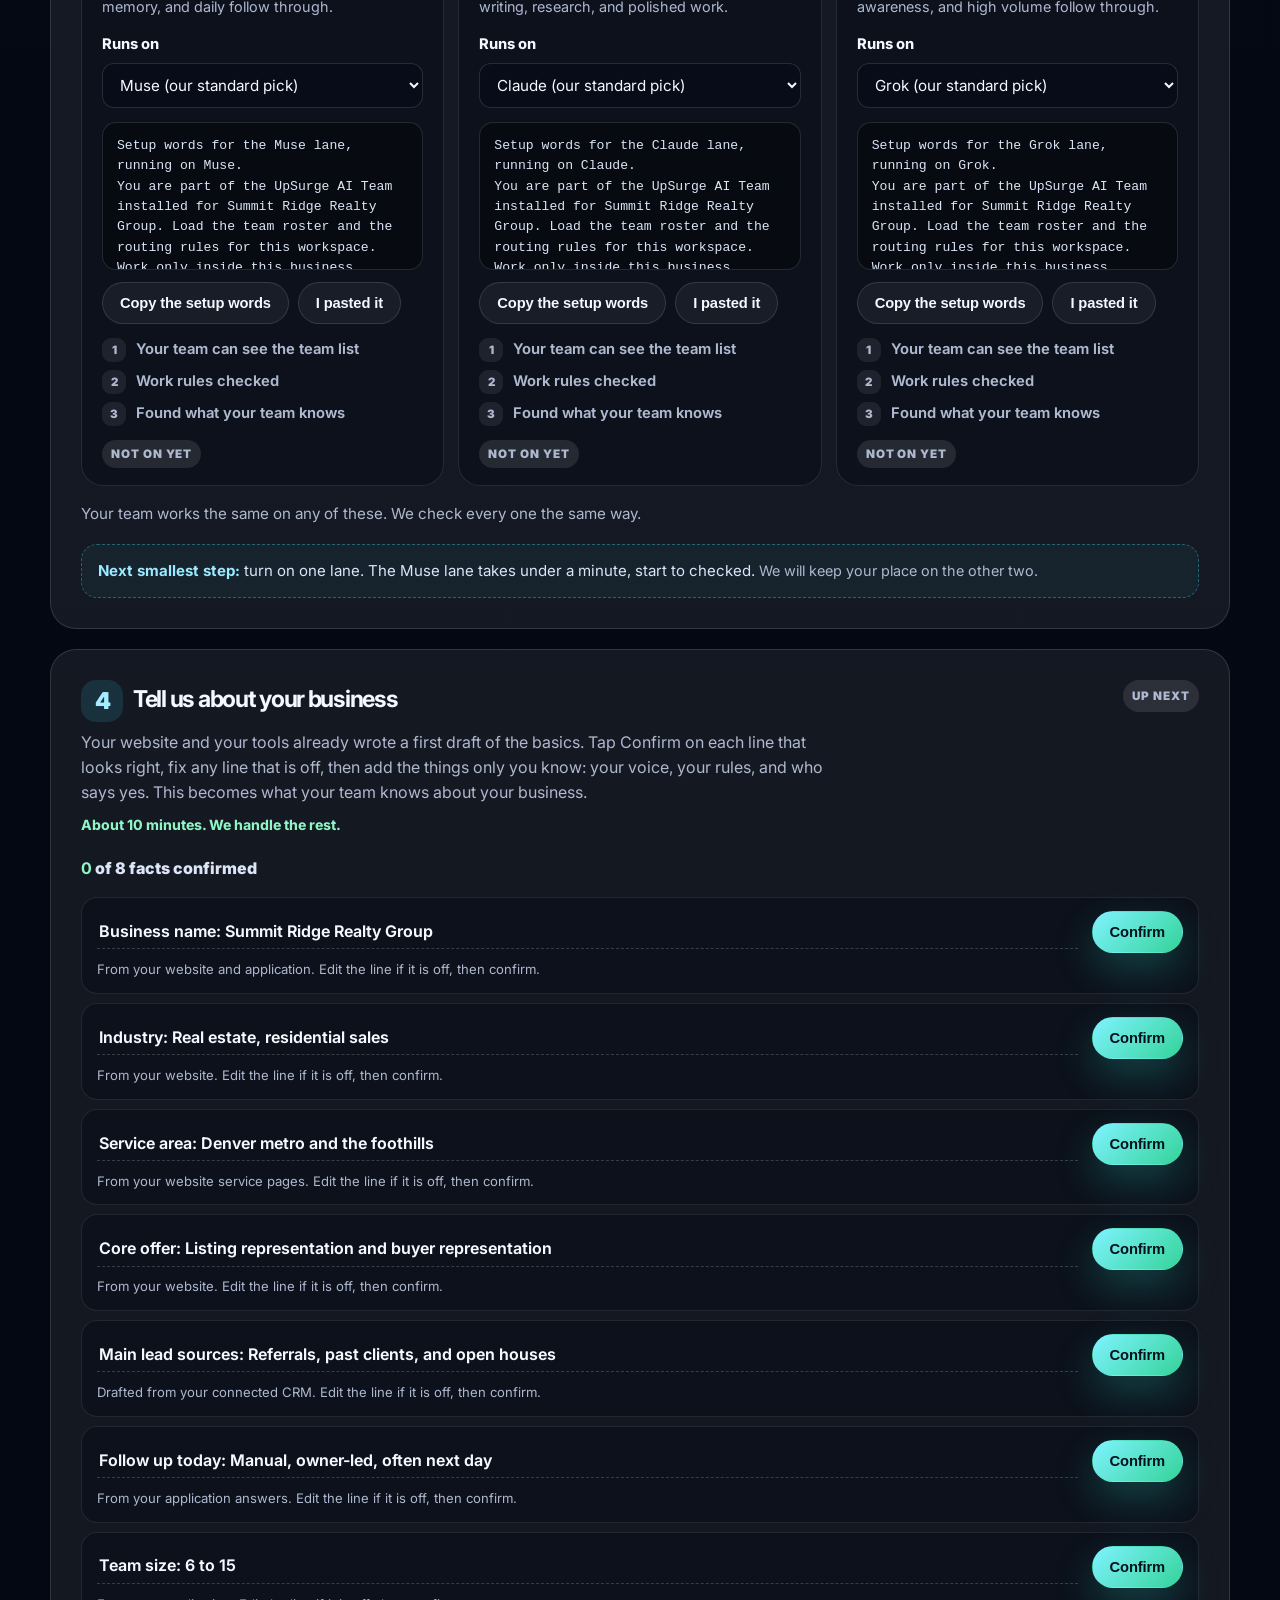
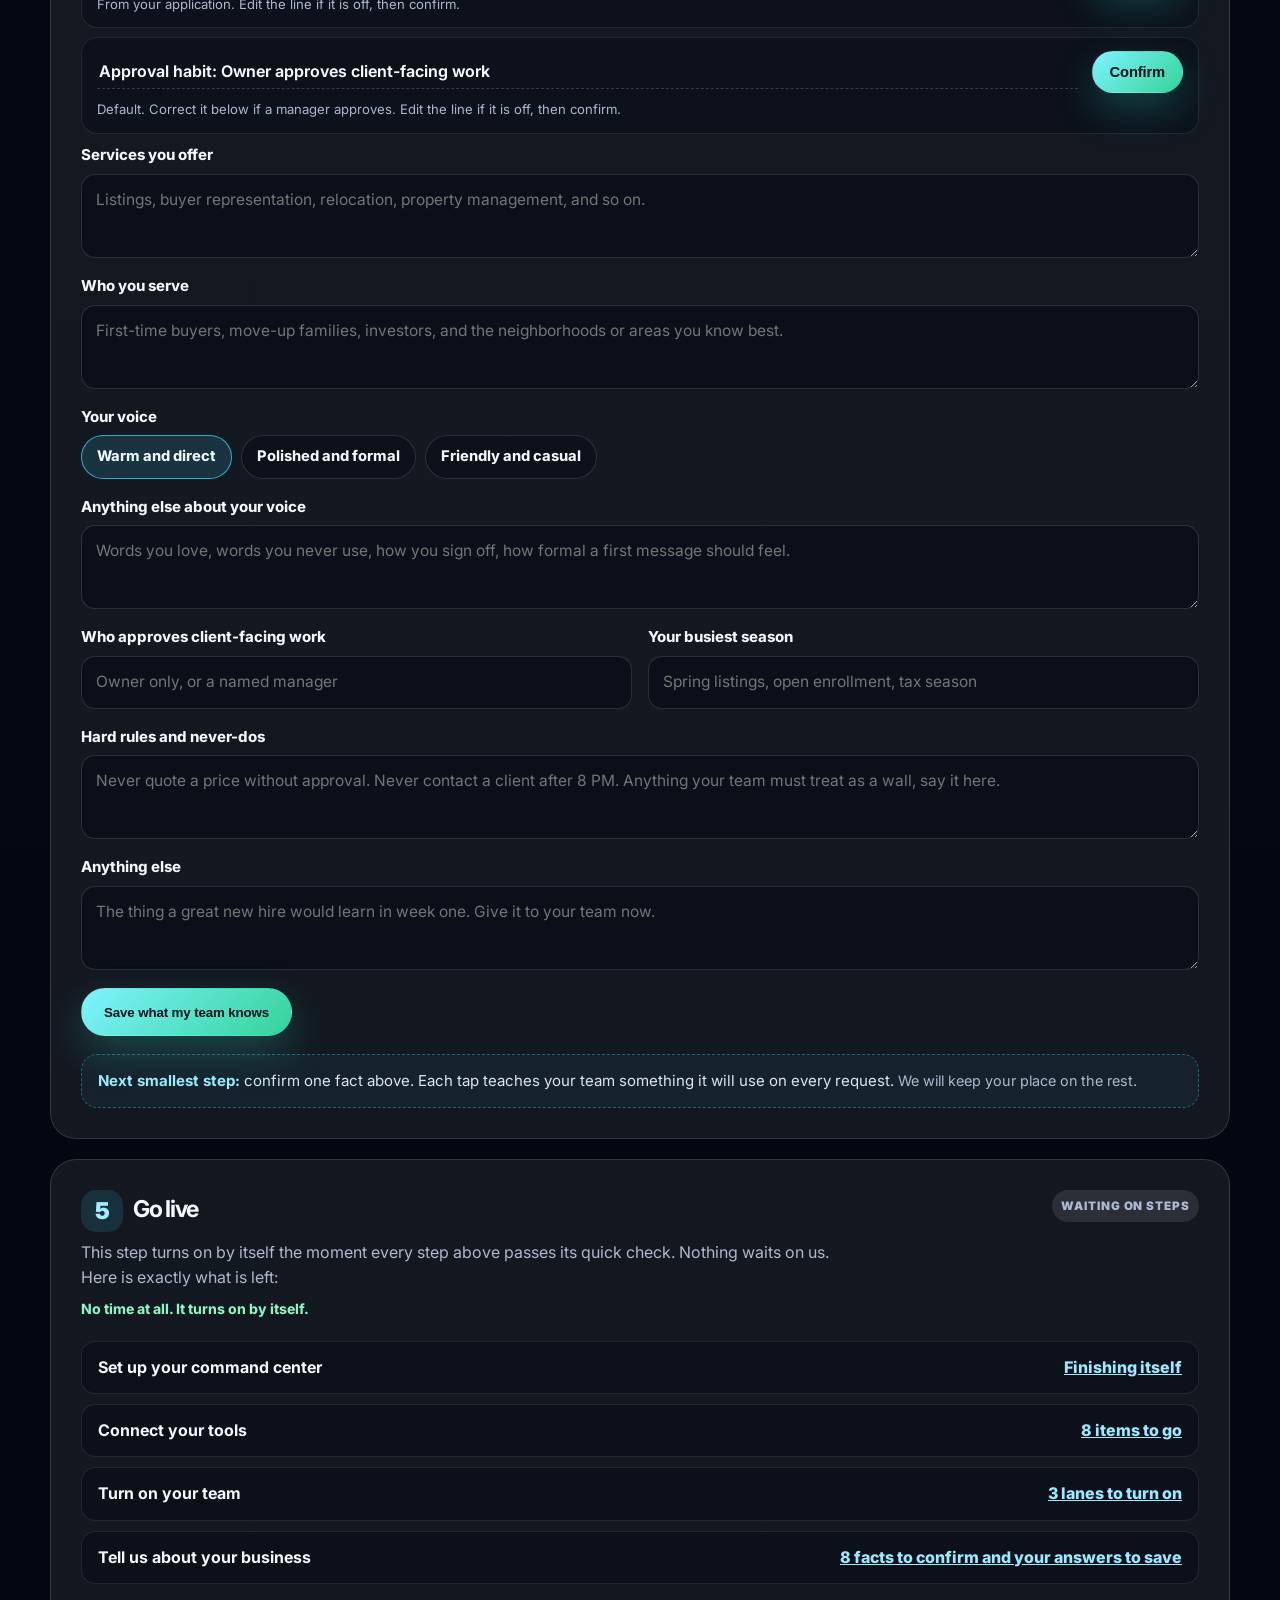
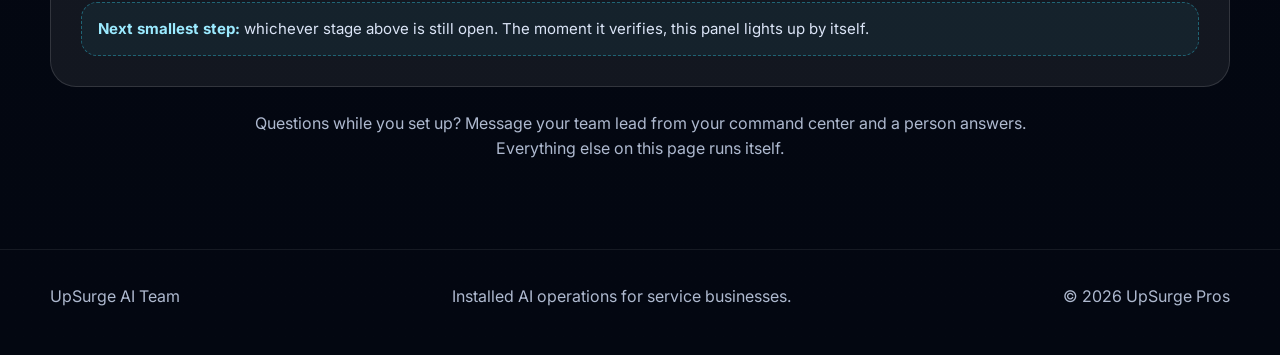
<file: site/onboard.html>
<!doctype html>
<html lang="en">
<head>
  <meta charset="utf-8">
  <meta name="viewport" content="width=device-width, initial-scale=1">
  <meta name="description" content="Your UpSurge AI Team setup hub. Turn on your team yourself, step by step. Every step checks itself as you go.">
  <title>Onboarding Hub | UpSurge AI Team</title>
  <link rel="preconnect" href="https://fonts.googleapis.com">
  <link rel="preconnect" href="https://fonts.gstatic.com" crossorigin>
  <link href="https://fonts.googleapis.com/css2?family=Inter:wght@400;500;600;700;800;900&display=swap" rel="stylesheet">
  <link rel="stylesheet" href="site.css">
  <style>
    .page-hero { padding: 56px 0 6px; }
    .page-hero h1 { font-size: clamp(2.4rem, 5.5vw, 4.2rem); margin-top: 20px; }
    .preview-badge {
      display: inline-flex; align-items: center; gap: 8px;
      border: 1px solid rgba(244,199,106,0.45); background: rgba(244,199,106,0.1);
      color: #ffe1a1; border-radius: 999px; padding: 7px 13px;
      font-size: 0.8rem; font-weight: 850; letter-spacing: 0.06em; text-transform: uppercase;
    }
    .hub-head {
      position: sticky; top: 72px; z-index: 15;
      margin-top: 34px; padding: 20px 22px;
      border: 1px solid rgba(255,255,255,0.14); border-radius: 24px;
      background: rgba(6, 12, 26, 0.92); backdrop-filter: blur(14px);
      box-shadow: var(--shadow);
    }
    .hub-head-top { display: flex; justify-content: space-between; gap: 16px; align-items: center; flex-wrap: wrap; margin-bottom: 16px; }
    .hub-head-top strong { font-size: 1.05rem; letter-spacing: -0.02em; }
    .hub-head-top span { color: var(--muted); font-size: 0.9rem; }
    .reset-link { color: var(--muted); font-size: 0.85rem; font-weight: 700; text-decoration: underline; cursor: pointer; background: none; border: 0; font: inherit; }
    .stage-track { display: grid; grid-template-columns: repeat(5, 1fr); gap: 10px; }
    .track-step {
      border: 1px solid var(--line); border-radius: 16px; padding: 12px 13px;
      background: rgba(255,255,255,0.04); color: var(--muted); font-size: 0.86rem; font-weight: 750;
      display: grid; gap: 3px;
    }
    .track-step .track-state { font-size: 0.7rem; font-weight: 900; letter-spacing: 0.1em; text-transform: uppercase; }
    .track-step.current { border-color: rgba(56,225,255,0.6); background: rgba(56,225,255,0.1); color: var(--text); }
    .track-step.current .track-state { color: #9beaff; }
    .track-step.done { border-color: rgba(85,230,165,0.45); background: rgba(85,230,165,0.08); color: var(--soft); }
    .track-step.done .track-state { color: #8ff5c5; }
    .stage-panel {
      border: 1px solid var(--line); background: var(--panel); border-radius: var(--radius);
      padding: 30px; margin-top: 20px;
    }
    .stage-panel.current { border-color: rgba(56,225,255,0.45); }
    .stage-head { display: flex; justify-content: space-between; gap: 16px; align-items: flex-start; flex-wrap: wrap; margin-bottom: 8px; }
    .stage-head h3 { font-size: 1.45rem; }
    .stage-sub { color: var(--muted); margin: 0 0 8px; max-width: 760px; }
    .time-line { color: #8ff5c5; font-size: 0.88rem; font-weight: 750; margin: 0 0 20px; }
    .shape-note { color: #9beaff; font-weight: 650; margin: -6px 0 18px; max-width: 760px; }
    .status.idle { background: rgba(255,255,255,0.1); color: var(--muted); }
    .status.attn { background: rgba(255,120,120,0.15); color: #ffb4b4; }
    .rescue {
      margin-top: 18px; border: 1px dashed rgba(56,225,255,0.35); border-radius: 16px;
      background: rgba(56,225,255,0.05); padding: 14px 16px; color: var(--soft); font-size: 0.94rem;
    }
    .rescue strong { color: #9beaff; }
    .prov-list { display: grid; gap: 10px; }
    .prov-step {
      display: flex; gap: 13px; align-items: center; padding: 14px 16px;
      border: 1px solid rgba(255,255,255,0.08); border-radius: 16px; background: rgba(3,10,22,0.44);
      color: var(--muted); font-weight: 700;
    }
    .prov-step .tick {
      width: 30px; height: 30px; border-radius: 11px; display: grid; place-items: center; flex: 0 0 auto;
      background: rgba(255,255,255,0.08); font-size: 0.85rem; font-weight: 900;
    }
    .prov-step.active { color: var(--text); border-color: rgba(56,225,255,0.5); }
    .prov-step.complete { color: var(--soft); border-color: rgba(85,230,165,0.35); }
    .prov-step.complete .tick { background: rgba(85,230,165,0.18); color: #8ff5c5; }
    .workspace-line { color: var(--muted); margin-top: 16px; font-size: 0.95rem; }
    .workspace-line strong { color: var(--soft); }
    .progress-shell { height: 12px; border-radius: 99px; background: rgba(255,255,255,0.08); overflow: hidden; margin: 4px 0 18px; }
    .progress-fill { height: 100%; width: 0; border-radius: 99px; background: linear-gradient(90deg, var(--cyan), var(--green)); transition: width 500ms ease; }
    .tool-row {
      display: grid; grid-template-columns: 1fr auto; gap: 8px 16px; align-items: center;
      border: 1px solid rgba(255,255,255,0.09); border-radius: 18px; padding: 16px 18px;
      background: rgba(3,10,22,0.44); margin-bottom: 10px;
    }
    .tool-row strong { display: block; font-size: 1rem; }
    .tool-row small { color: var(--muted); display: block; margin-top: 2px; line-height: 1.45; }
    .tool-row .tool-actions { display: flex; align-items: center; gap: 12px; }
    .tool-reason { grid-column: 1 / -1; display: none; color: #ffd7d7; font-size: 0.92rem; font-weight: 650; }
    .tool-row.failed .tool-reason { display: block; }
    .tool-row.failed { border-color: rgba(255,120,120,0.45); }
    .security-note {
      border: 1px solid rgba(85,230,165,0.3); background: rgba(85,230,165,0.06);
      border-radius: 18px; padding: 18px 20px; margin-top: 16px;
    }
    .security-note h4 { margin: 0 0 8px; font-size: 1rem; }
    .security-note ul { margin: 0; padding-left: 18px; color: var(--muted); display: grid; gap: 6px; }
    .census {
      border: 1px solid rgba(56,225,255,0.3); background: rgba(56,225,255,0.05);
      border-radius: 18px; padding: 20px; margin-bottom: 20px;
    }
    .census h4 { margin: 0 0 6px; font-size: 1.05rem; }
    .census-intro { color: var(--muted); margin: 0 0 8px; line-height: 1.55; max-width: 760px; }
    .census-row { display: grid; gap: 7px; padding: 12px 0; border-top: 1px solid rgba(255,255,255,0.07); }
    .census-row .census-q { font-weight: 750; font-size: 0.95rem; }
    .census-row input[type="text"] {
      width: 100%; border: 1px solid var(--line); background: rgba(3,10,22,0.48); color: var(--text);
      border-radius: 12px; padding: 11px 13px; font: inherit; font-size: 0.95rem;
    }
    .census-row input[type="text"]:focus { outline: 2px solid rgba(56,225,255,0.55); outline-offset: 1px; }
    .census-none { color: var(--muted); font-size: 0.9rem; font-weight: 650; display: flex; gap: 8px; align-items: center; cursor: pointer; }
    .census-actions { display: flex; gap: 14px; flex-wrap: wrap; align-items: center; margin-top: 14px; }
    .tool-note { grid-column: 1 / -1; display: none; color: var(--muted); font-size: 0.88rem; margin: 0; }
    .tool-row.show-note .tool-note { display: block; }
    .platform-pick { display: grid; gap: 7px; margin-bottom: 14px; }
    .platform-pick label { font-weight: 750; font-size: 0.92rem; }
    .platform-pick select {
      width: 100%; border: 1px solid var(--line); background: rgba(3,10,22,0.48); color: var(--text);
      border-radius: 12px; padding: 11px 13px; font: inherit; font-size: 0.95rem;
    }
    .platform-pick select:focus { outline: 2px solid rgba(56,225,255,0.55); outline-offset: 1px; }
    .platform-note { color: var(--muted); margin: 16px 0 0; font-size: 0.95rem; }
    .lane-seat-grid { display: grid; grid-template-columns: repeat(3, 1fr); gap: 14px; }
    .lane-seat { border: 1px solid rgba(255,255,255,0.1); border-radius: 22px; padding: 20px; background: rgba(3,10,22,0.44); }
    .lane-seat h4 { margin: 0 0 4px; font-size: 1.1rem; letter-spacing: -0.02em; }
    .lane-seat .lane-sub { color: var(--muted); font-size: 0.9rem; margin: 0 0 14px; }
    .copy-block {
      border: 1px solid rgba(255,255,255,0.12); border-radius: 14px; background: rgba(0,0,0,0.35);
      padding: 13px 14px; font-size: 0.82rem; line-height: 1.55; color: var(--soft);
      white-space: pre-wrap; word-break: break-word; margin: 0 0 12px; max-height: 148px; overflow: auto;
    }
    .lane-actions { display: flex; flex-wrap: wrap; gap: 9px; margin-bottom: 14px; }
    .drill { list-style: none; margin: 0; padding: 0; display: grid; gap: 8px; }
    .drill li { display: flex; gap: 10px; align-items: center; color: var(--muted); font-size: 0.92rem; font-weight: 650; }
    .drill .tick { width: 24px; height: 24px; border-radius: 9px; display: grid; place-items: center; background: rgba(255,255,255,0.08); font-size: 0.72rem; font-weight: 900; flex: 0 0 auto; }
    .drill li.complete { color: var(--soft); }
    .drill li.complete .tick { background: rgba(85,230,165,0.18); color: #8ff5c5; }
    .fact-row {
      display: grid; grid-template-columns: 1fr auto; gap: 10px 14px; align-items: center;
      border: 1px solid rgba(255,255,255,0.09); border-radius: 16px; padding: 13px 15px;
      background: rgba(3,10,22,0.44); margin-bottom: 9px;
    }
    .fact-row input {
      width: 100%; border: 0; background: transparent; color: var(--text); font: inherit; font-weight: 650;
      padding: 4px 2px; border-bottom: 1px dashed rgba(255,255,255,0.18);
    }
    .fact-row input:focus { outline: none; border-bottom-color: var(--cyan); }
    .fact-row .fact-src { grid-column: 1 / -1; color: var(--muted); font-size: 0.82rem; margin-top: -4px; }
    .fact-row.confirmed { border-color: rgba(85,230,165,0.4); }
    .fact-counter { font-weight: 850; color: var(--soft); margin: 4px 0 16px; }
    .fact-counter strong { color: #8ff5c5; }
    .know-grid { display: grid; grid-template-columns: 1fr 1fr; gap: 16px; margin-top: 8px; }
    .field { display: grid; gap: 7px; }
    .field.full { grid-column: 1 / -1; }
    .field label { font-weight: 750; font-size: 0.94rem; }
    .field input[type="text"], .field textarea {
      width: 100%; border: 1px solid var(--line); background: rgba(3,10,22,0.48); color: var(--text);
      border-radius: 14px; padding: 13px 14px; font: inherit; font-size: 0.97rem;
    }
    .field textarea { min-height: 84px; resize: vertical; }
    .field input:focus, .field textarea:focus { outline: 2px solid rgba(56,225,255,0.55); outline-offset: 1px; }
    .voice-choices { display: flex; flex-wrap: wrap; gap: 9px; }
    .voice-choices label {
      border: 1px solid var(--line); border-radius: 999px; padding: 9px 15px; cursor: pointer;
      font-weight: 750; font-size: 0.92rem; background: rgba(3,10,22,0.44);
    }
    .voice-choices input { position: absolute; opacity: 0; pointer-events: none; }
    .voice-choices label:has(input:checked) { border-color: rgba(56,225,255,0.7); background: rgba(56,225,255,0.14); color: #eafcff; }
    .form-error { display: none; color: #ffb4b4; font-weight: 650; font-size: 0.92rem; margin-top: 12px; }
    .form-error.show { display: block; }
    .live-box { text-align: center; padding: 14px 8px 6px; }
    .live-badge {
      width: 78px; height: 78px; margin: 0 auto 20px; border-radius: 26px; display: grid; place-items: center;
      font-size: 1.8rem; font-weight: 900; color: #03111d;
      background: linear-gradient(135deg, #7ff3ff, #34d399); box-shadow: 0 18px 44px rgba(45,212,191,0.3);
    }
    .live-box h3 { font-size: 2rem; margin-bottom: 10px; }
    .live-box p { color: var(--muted); max-width: 600px; margin: 0 auto 10px; }
    .first-request { max-width: 640px; margin: 22px auto 0; display: grid; gap: 12px; text-align: left; }
    .first-request textarea {
      width: 100%; border: 1px solid var(--line); background: rgba(3,10,22,0.5); color: var(--text);
      border-radius: 16px; padding: 15px; font: inherit; min-height: 92px; resize: vertical;
    }
    .remaining-list { list-style: none; margin: 0; padding: 0; display: grid; gap: 10px; }
    .remaining-list li {
      display: flex; justify-content: space-between; gap: 14px; align-items: center;
      border: 1px solid rgba(255,255,255,0.09); border-radius: 14px; padding: 13px 16px;
      background: rgba(3,10,22,0.44); font-weight: 700;
    }
    .remaining-list a { color: #9beaff; font-weight: 800; white-space: nowrap; }
    .small-note { color: var(--muted); font-size: 0.9rem; }
    @media (max-width: 1020px) { .stage-track { grid-template-columns: repeat(2, 1fr); } .lane-seat-grid { grid-template-columns: 1fr; } }
    @media (max-width: 720px) {
      .hub-head { top: 64px; }
      .stage-track, .know-grid { grid-template-columns: 1fr; }
      .tool-row { grid-template-columns: 1fr; }
      .stage-panel { padding: 22px; }
    }
  </style>
</head>
<body>
  <header class="site-header">
    <div class="wrap nav">
      <a class="brand" href="index.html" aria-label="UpSurge AI Team home">
        <span class="brand-mark">US</span>
        <span>UpSurge <small>AI Team</small></span>
      </a>
      <nav class="nav-links" aria-label="Primary navigation">
        <a href="index.html#team">Team</a>
        <a href="index.html#how">How it works</a>
        <a href="index.html#pricing">Pricing</a>
        <a href="index.html#faq">FAQ</a>
        <a href="signin.html">Client sign in</a>
        <a class="button primary small" href="book.html">Book a fit call</a>
      </nav>
    </div>
  </header>

  <main>
    <div class="wrap page-hero">
      <span class="preview-badge">Guided preview: the connects and quick checks here are pretend, so you can see how it feels</span>
      <h1>Set up your team. <span class="gradient">It runs itself.</span></h1>
      <p class="hero-copy">Welcome aboard. Your AI team is officially on the job. From here, you ask and we deliver: strategy, websites, automations, content, follow up, reporting. This hub sets everything up with you, checks each step as you go, and lights up the moment you are live. Hundreds of moving parts just became someone else's problem. Ours, gladly.</p>
    </div>

    <div class="wrap">
      <div class="hub-head" aria-label="Install progress">
        <div class="hub-head-top">
          <div><strong id="hubSummary">Your setup is under way.</strong><br><span>Leave anytime. We will keep your place, and every step picks up right where you left it.</span></div>
          <button class="reset-link" id="resetDemo" type="button">Reset demo</button>
        </div>
        <div class="stage-track" id="stageTrack">
          <div class="track-step" data-track="1"><span class="track-state">Stage 1</span>Set up your command center</div>
          <div class="track-step" data-track="2"><span class="track-state">Stage 2</span>Connect your tools</div>
          <div class="track-step" data-track="3"><span class="track-state">Stage 3</span>Turn on your team</div>
          <div class="track-step" data-track="4"><span class="track-state">Stage 4</span>Tell us about your business</div>
          <div class="track-step" data-track="5"><span class="track-state">Stage 5</span>Go live</div>
        </div>
      </div>

      <section class="stage-panel" id="panel1" aria-labelledby="stage1-title">
        <div class="stage-head">
          <h3 id="stage1-title"><span class="step-num" style="display:inline-grid;margin:0 10px 0 0;vertical-align:middle">1</span>Set up your command center</h3>
          <span class="status working" data-stage-pill="1">Setting up</span>
        </div>
        <p class="stage-sub">Your application and start payment are in, so this step runs on its own. No one on our side touches a thing: your workspace builds itself and checks itself as it goes.</p>
        <p class="time-line">About 2 minutes, and it finishes by itself. We handle the rest.</p>
        <div class="prov-list" id="provList">
          <div class="prov-step" data-prov="0"><span class="tick">1</span>Creating your command center</div>
          <div class="prov-step" data-prov="1"><span class="tick">2</span>Naming your workspace for your business</div>
          <div class="prov-step" data-prov="2"><span class="tick">3</span>Loading your team roster across all three lanes</div>
          <div class="prov-step" data-prov="3"><span class="tick">4</span>Opening your request board and output ledger</div>
          <div class="prov-step" data-prov="4"><span class="tick">5</span>Preparing your live team page</div>
          <div class="prov-step" data-prov="5"><span class="tick">6</span>Creating your private memory, where your team saves everything it learns</div>
          <div class="prov-step" data-prov="6"><span class="tick">7</span>Placing your first projects on your board, added by your lanes</div>
        </div>
        <div class="security-note">
          <h4>Your PM tool is home base</h4>
          <p style="margin:0; color:var(--muted); line-height:1.55">Every lane adds its projects here, on this board, and finished work lands in your ledger. You never chase work across apps or wonder where something stands, because it all lands here and you can watch it happen.</p>
        </div>
        <p class="workspace-line">Workspace: <strong id="workspaceName">Summit Ridge Realty Group, Command Center</strong> (demonstration name). Your board, team page, and ledger live at this address from now on.<span id="wsTypeLine"></span></p>
        <div class="rescue" data-rescue="1"><strong>Next smallest step:</strong> none. This stage finishes itself. Watch it land, then connect your first tool below.</div>
      </section>

      <section class="stage-panel" id="panel2" aria-labelledby="stage2-title">
        <div class="stage-head">
          <h3 id="stage2-title"><span class="step-num" style="display:inline-grid;margin:0 10px 0 0;vertical-align:middle">2</span>Connect your tools</h3>
          <span class="status idle" data-stage-pill="2">Not started</span>
        </div>
        <p class="stage-sub">Click Connect next to a tool, sign in on that tool's own page, then come back here. A quick check runs by itself, and only then does the tool count as connected. One tool at a time.</p>
        <p class="time-line">About 15 minutes, one tool at a time. We handle the rest.</p>
        <p class="shape-note" id="shapeNoteConnect" style="display:none">Do not see your kind of business? We shape everything around yours as we learn it.</p>
        <div class="census" id="censusBlock">
          <h4>Let us find everything you use</h4>
          <p class="census-intro">Nine quick questions. Type the tool you use for each one, or tick "We do not have one." Your connect list below builds itself from your answers. Everything on your list ends up Connected, Set up for you, or Planned together. Nothing quietly missing.</p>
          <div class="census-row" data-census="customers">
            <label class="census-q" for="census-customers">Where do your customer names live?</label>
            <input type="text" id="census-customers" data-census-input placeholder="HubSpot, Salesforce, a spreadsheet, a notebook">
            <label class="census-none"><input type="checkbox" data-census-none> We do not have one</label>
          </div>
          <div class="census-row" data-census="invoices">
            <label class="census-q" for="census-invoices">Where do you make invoices?</label>
            <input type="text" id="census-invoices" data-census-input placeholder="QuickBooks, Xero, Wave, paper invoices">
            <label class="census-none"><input type="checkbox" data-census-none> We do not have one</label>
          </div>
          <div class="census-row" data-census="email">
            <label class="census-q" for="census-email">What do you use for email?</label>
            <input type="text" id="census-email" data-census-input placeholder="Gmail, Outlook">
            <label class="census-none"><input type="checkbox" data-census-none> We do not have one</label>
          </div>
          <div class="census-row" data-census="calendar">
            <label class="census-q" for="census-calendar">Where do you keep your calendar?</label>
            <input type="text" id="census-calendar" data-census-input placeholder="Google Calendar, Outlook, a paper diary">
            <label class="census-none"><input type="checkbox" data-census-none> We do not have one</label>
          </div>
          <div class="census-row" data-census="phone">
            <label class="census-q" for="census-phone">What do you use for phones and texts?</label>
            <input type="text" id="census-phone" data-census-input placeholder="Your phone company, a calling app, your cell phone">
            <label class="census-none"><input type="checkbox" data-census-none> We do not have one</label>
          </div>
          <div class="census-row" data-census="files">
            <label class="census-q" for="census-files">Where do you keep files and photos?</label>
            <input type="text" id="census-files" data-census-input placeholder="Google Drive, Dropbox, OneDrive">
            <label class="census-none"><input type="checkbox" data-census-none> We do not have one</label>
          </div>
          <div class="census-row" data-census="ads">
            <label class="census-q" for="census-ads">Where do you run ads and post on social?</label>
            <input type="text" id="census-ads" data-census-input placeholder="Meta, Google Ads, TikTok">
            <label class="census-none"><input type="checkbox" data-census-none> We do not have one</label>
          </div>
          <div class="census-row" data-census="website">
            <label class="census-q" for="census-website">Where does your website live?</label>
            <input type="text" id="census-website" data-census-input placeholder="WordPress, Wix, Squarespace">
            <label class="census-none"><input type="checkbox" data-census-none> We do not have one</label>
          </div>
          <div class="census-row" data-census="other">
            <label class="census-q" for="census-other">Anything else you open every week?</label>
            <input type="text" id="census-other" data-census-input placeholder="Asana, Trello, Slack, a job board app">
            <label class="census-none"><input type="checkbox" data-census-none> We do not have one</label>
          </div>
          <div class="census-actions">
            <button class="button primary" type="button" id="censusSave">Save and build my connect list</button>
            <span class="small-note" id="censusNote"></span>
          </div>
        </div>
        <div class="progress-shell" aria-hidden="true"><div class="progress-fill" id="connectProgress"></div></div>
        <p class="fact-counter" style="margin-top:0"><strong id="connectCount">0</strong> of <span id="connectTotal">8</span> on your list, connected, set up, or planned</p>
        <div id="toolList">
          <div class="tool-row" data-tool="crm">
            <div><strong>CRM</strong><small>So follow up, pipelines, and customer records stay current without anyone chasing them.</small></div>
            <div class="tool-actions"><span class="status idle" data-tool-status>Not started</span><button class="button secondary small" type="button" data-connect>Connect</button></div>
            <p class="tool-note" data-census-note></p>
          </div>
          <div class="tool-row" data-tool="email">
            <div><strong>Email</strong><small>So your team can draft, send, and follow up with your approval rules in place.</small></div>
            <div class="tool-actions"><span class="status idle" data-tool-status>Not started</span><button class="button secondary small" type="button" data-connect>Connect</button></div>
          </div>
          <div class="tool-row" data-tool="calendar">
            <div><strong>Calendar</strong><small>So your team can book, prepare, and protect your schedule.</small></div>
            <div class="tool-actions"><span class="status idle" data-tool-status>Not started</span><button class="button secondary small" type="button" data-connect>Connect</button></div>
          </div>
          <div class="tool-row" data-tool="phone">
            <div><strong>Phone system</strong><small>So voice agents can dial, qualify, and book with your numbers, checked before any outreach.</small></div>
            <div class="tool-actions"><span class="status idle" data-tool-status>Not started</span><button class="button secondary small" type="button" data-connect>Connect</button></div>
            <p class="tool-reason" data-tool-reason></p>
          </div>
          <div class="tool-row" data-tool="ads">
            <div><strong>Ads</strong><small>So campaigns can be prepared, launched on your approval, and reported without a scramble.</small></div>
            <div class="tool-actions"><span class="status idle" data-tool-status>Not started</span><button class="button secondary small" type="button" data-connect>Connect</button></div>
          </div>
          <div class="tool-row" data-tool="files">
            <div><strong>File storage</strong><small>So your team works from your real materials: photos, documents, and brand files.</small></div>
            <div class="tool-actions"><span class="status idle" data-tool-status>Not started</span><button class="button secondary small" type="button" data-connect>Connect</button></div>
          </div>
          <div class="tool-row" data-tool="accounting">
            <div><strong>Accounting</strong><small>So invoices, payments, and month-end numbers assemble themselves.</small></div>
            <div class="tool-actions"><span class="status idle" data-tool-status>Not started</span><button class="button secondary small" type="button" data-connect>Connect</button></div>
          </div>
          <div class="tool-row" data-tool="project">
            <div><strong>Project tool</strong><small>Optional. If your staff already works in one, your team picks requests up there too.</small></div>
            <div class="tool-actions"><span class="status idle" data-tool-status>Not started</span><button class="button secondary small" type="button" data-connect>Connect</button></div>
          </div>
        </div>
        <div id="plannedList"></div>
        <div class="security-note">
          <h4>How connecting works, and why it is safe</h4>
          <ul>
            <li><strong style="color:var(--soft)">You sign in yourself.</strong> Every connection uses the tool's own secure sign-in page. You type your password into their page, never to us. We never see, receive, or store your passwords.</li>
            <li><strong style="color:var(--soft)">One tap at a time.</strong> The checklist shows exactly what is being connected and why, and nothing connects without your tap.</li>
            <li><strong style="color:var(--soft)">You can turn a connection off anytime.</strong> Every tool lets you disconnect in its own settings, instantly, no phone call and no questions.</li>
            <li><strong style="color:var(--soft)">Least access by default.</strong> We request only the access each tool needs to do its job, and you see it before you approve it.</li>
          </ul>
        </div>
        <div class="rescue" data-rescue="2"><strong>Next smallest step:</strong> <span id="rescue2Step">answer the first question above. Your connect list builds itself from your answers.</span> <span class="small-note">We will keep your place if you need to come back to the rest.</span></div>
      </section>

      <section class="stage-panel" id="panel3" aria-labelledby="stage3-title">
        <div class="stage-head">
          <h3 id="stage3-title"><span class="step-num" style="display:inline-grid;margin:0 10px 0 0;vertical-align:middle">3</span>Turn on your team</h3>
          <span class="status idle" data-stage-pill="3">Not started</span>
        </div>
        <p class="stage-sub">Your team turns on in three lanes. For each lane: copy the setup words, paste them into that app, tap I pasted it, and a quick check runs by itself. A lane counts as on when every check passes.</p>
        <p class="time-line">About 5 minutes. We handle the rest.</p>
        <div class="lane-seat-grid">
          <article class="lane-seat" data-lane="muse">
            <h4>Muse lane</h4>
            <p class="lane-sub">Operations and Systems: connected tools, memory, and daily follow through.</p>
            <div class="platform-pick">
              <label for="platform-muse">Runs on</label>
              <select id="platform-muse" data-platform>
                <option value="standard" selected>Muse (our standard pick)</option>
                <option value="chatgpt">ChatGPT</option>
                <option value="gemini">Gemini</option>
                <option value="other">Another platform I already have</option>
              </select>
            </div>
            <pre class="copy-block" data-setup-text>Setup words for the Muse lane, running on Muse.
You are part of the UpSurge AI Team installed for Summit Ridge Realty Group. Load the team roster and the routing rules for this workspace. Work only inside this business. Business memory lives in the Summit Ridge workspace. When a request is unclear, ask the team lead once, with a recommendation.</pre>
            <div class="lane-actions">
              <button class="button secondary small" type="button" data-copy>Copy the setup words</button>
              <button class="button secondary small" type="button" data-pasted>I pasted it</button>
            </div>
            <ul class="drill">
              <li data-drill="0"><span class="tick">1</span>Your team can see the team list</li>
              <li data-drill="1"><span class="tick">2</span>Work rules checked</li>
              <li data-drill="2"><span class="tick">3</span>Found what your team knows</li>
            </ul>
            <p style="margin:14px 0 0"><span class="status idle" data-lane-status>Not on yet</span></p>
          </article>
          <article class="lane-seat" data-lane="claude">
            <h4>Claude lane</h4>
            <p class="lane-sub">Strategy and Craft: deep thinking, careful writing, research, and polished work.</p>
            <div class="platform-pick">
              <label for="platform-claude">Runs on</label>
              <select id="platform-claude" data-platform>
                <option value="standard" selected>Claude (our standard pick)</option>
                <option value="chatgpt">ChatGPT</option>
                <option value="gemini">Gemini</option>
                <option value="other">Another platform I already have</option>
              </select>
            </div>
            <pre class="copy-block" data-setup-text>Setup words for the Claude lane, running on Claude.
You are part of the UpSurge AI Team installed for Summit Ridge Realty Group. Load the team roster and the routing rules for this workspace. Work only inside this business. Business memory lives in the Summit Ridge workspace. Bring judgment, cite your sources, and hand finished work back through the team lead.</pre>
            <div class="lane-actions">
              <button class="button secondary small" type="button" data-copy>Copy the setup words</button>
              <button class="button secondary small" type="button" data-pasted>I pasted it</button>
            </div>
            <ul class="drill">
              <li data-drill="0"><span class="tick">1</span>Your team can see the team list</li>
              <li data-drill="1"><span class="tick">2</span>Work rules checked</li>
              <li data-drill="2"><span class="tick">3</span>Found what your team knows</li>
            </ul>
            <p style="margin:14px 0 0"><span class="status idle" data-lane-status>Not on yet</span></p>
          </article>
          <article class="lane-seat" data-lane="grok">
            <h4>Grok lane</h4>
            <p class="lane-sub">Speed and Signal: fast production, live awareness, and high volume follow through.</p>
            <div class="platform-pick">
              <label for="platform-grok">Runs on</label>
              <select id="platform-grok" data-platform>
                <option value="standard" selected>Grok (our standard pick)</option>
                <option value="chatgpt">ChatGPT</option>
                <option value="gemini">Gemini</option>
                <option value="other">Another platform I already have</option>
              </select>
            </div>
            <pre class="copy-block" data-setup-text>Setup words for the Grok lane, running on Grok.
You are part of the UpSurge AI Team installed for Summit Ridge Realty Group. Load the team roster and the routing rules for this workspace. Work only inside this business. Business memory lives in the Summit Ridge workspace. Move fast, keep quality checks on, and report finished work to the board.</pre>
            <div class="lane-actions">
              <button class="button secondary small" type="button" data-copy>Copy the setup words</button>
              <button class="button secondary small" type="button" data-pasted>I pasted it</button>
            </div>
            <ul class="drill">
              <li data-drill="0"><span class="tick">1</span>Your team can see the team list</li>
              <li data-drill="1"><span class="tick">2</span>Work rules checked</li>
              <li data-drill="2"><span class="tick">3</span>Found what your team knows</li>
            </ul>
            <p style="margin:14px 0 0"><span class="status idle" data-lane-status>Not on yet</span></p>
          </article>
        </div>
        <p class="platform-note">Your team works the same on any of these. We check every one the same way.</p>
        <div class="rescue" data-rescue="3"><strong>Next smallest step:</strong> turn on one lane. The Muse lane takes under a minute, start to checked. <span class="small-note">We will keep your place on the other two.</span></div>
      </section>

      <section class="stage-panel" id="panel4" aria-labelledby="stage4-title">
        <div class="stage-head">
          <h3 id="stage4-title"><span class="step-num" style="display:inline-grid;margin:0 10px 0 0;vertical-align:middle">4</span>Tell us about your business</h3>
          <span class="status idle" data-stage-pill="4">Not started</span>
        </div>
        <p class="stage-sub">Your website and your tools already wrote a first draft of the basics. Tap Confirm on each line that looks right, fix any line that is off, then add the things only you know: your voice, your rules, and who says yes. This becomes what your team knows about your business.</p>
        <p class="time-line">About 10 minutes. We handle the rest.</p>
        <p class="shape-note" id="shapeNoteFacts" style="display:none">Do not see your kind of business? We shape everything around yours as we learn it.</p>
        <p class="fact-counter"><strong id="factCount">0</strong> of <span id="factTotal">8</span> facts confirmed</p>
        <div id="factList"></div>

        <form id="knowledgeForm" novalidate>
          <div class="know-grid">
            <div class="field full">
              <label for="kServices">Services you offer</label>
              <textarea id="kServices" placeholder="Listings, buyer representation, relocation, property management, and so on."></textarea>
            </div>
            <div class="field full">
              <label for="kServe">Who you serve</label>
              <textarea id="kServe" placeholder="First-time buyers, move-up families, investors, and the neighborhoods or areas you know best."></textarea>
            </div>
            <div class="field full">
              <label>Your voice</label>
              <div class="voice-choices" role="radiogroup" aria-label="Voice">
                <label><input type="radio" name="kVoice" value="Warm and direct" checked>Warm and direct</label>
                <label><input type="radio" name="kVoice" value="Polished and formal">Polished and formal</label>
                <label><input type="radio" name="kVoice" value="Friendly and casual">Friendly and casual</label>
              </div>
            </div>
            <div class="field full">
              <label for="kVoiceNote">Anything else about your voice</label>
              <textarea id="kVoiceNote" placeholder="Words you love, words you never use, how you sign off, how formal a first message should feel."></textarea>
            </div>
            <div class="field">
              <label for="kApprover">Who approves client-facing work</label>
              <input type="text" id="kApprover" placeholder="Owner only, or a named manager">
            </div>
            <div class="field">
              <label for="kSeason">Your busiest season</label>
              <input type="text" id="kSeason" placeholder="Spring listings, open enrollment, tax season">
            </div>
            <div class="field full">
              <label for="kRules">Hard rules and never-dos</label>
              <textarea id="kRules" placeholder="Never quote a price without approval. Never contact a client after 8 PM. Anything your team must treat as a wall, say it here."></textarea>
            </div>
            <div class="field full">
              <label for="kAnything">Anything else</label>
              <textarea id="kAnything" placeholder="The thing a great new hire would learn in week one. Give it to your team now."></textarea>
            </div>
          </div>
          <p class="form-error" id="knowledgeError">Two quick answers finish this step: what you offer, and who you serve. A sentence each is plenty.</p>
          <div style="margin-top:18px; display:flex; gap:14px; flex-wrap:wrap; align-items:center">
            <button class="button primary" type="submit" id="knowledgeSave">Save what my team knows</button>
            <span class="small-note" id="knowledgeSavedNote"></span>
          </div>
        </form>
        <div class="rescue" data-rescue="4"><strong>Next smallest step:</strong> confirm one fact above. Each tap teaches your team something it will use on every request. <span class="small-note">We will keep your place on the rest.</span></div>
      </section>

      <section class="stage-panel" id="panel5" aria-labelledby="stage5-title">
        <div class="stage-head">
          <h3 id="stage5-title"><span class="step-num" style="display:inline-grid;margin:0 10px 0 0;vertical-align:middle">5</span>Go live</h3>
          <span class="status idle" data-stage-pill="5">Waiting on stages</span>
        </div>
        <div id="livePending">
          <p class="stage-sub">This step turns on by itself the moment every step above passes its quick check. Nothing waits on us. Here is exactly what is left:</p>
          <p class="time-line">No time at all. It turns on by itself.</p>
          <ul class="remaining-list" id="remainingList"></ul>
        </div>
        <div id="liveDone" style="display:none">
          <div class="live-box">
            <div class="live-badge" aria-hidden="true">&#10003;</div>
            <h3>You are live.</h3>
            <p>Your team is on, your tools are connected, and your Surge Command app is open. Every step checked itself, and your organization is now on the job.</p>
            <p>Send your first request whenever you are ready. We are.</p>
            <div class="first-request">
              <label for="firstRequest" style="font-weight:750">Your first request</label>
              <textarea id="firstRequest" placeholder="Start with the task you have been putting off. One sentence is enough."></textarea>
              <div style="display:flex; gap:12px; flex-wrap:wrap; align-items:center">
                <button class="button primary" type="button" id="sendFirst">Send my first request</button>
                <span class="small-note" id="firstAck"></span>
              </div>
              <div id="homeCta" style="display:none">
                <a class="button secondary" href="home.html">Open your command home</a>
              </div>
            </div>
          </div>
        </div>
        <div class="rescue" data-rescue="5"><strong>Next smallest step:</strong> whichever stage above is still open. The moment it verifies, this panel lights up by itself.</div>
      </section>

      <p class="pricing-note" style="margin-bottom:70px">Questions while you set up? Message your team lead from your command center and a person answers. Everything else on this page runs itself.</p>
    </div>
  </main>

  <footer>
    <div class="wrap footer-row">
      <span>UpSurge AI Team</span>
      <span>Installed AI operations for service businesses.</span>
      <span>&copy; <span id="year">2026</span> UpSurge Pros</span>
    </div>
  </footer>

  <script src="journey.js"></script>
  <script>
    (function () {
      var KEY = 'upsurgeOnboardZeroTouchV1';
      /* The business type chosen in the application shapes this hub: the facts
         drafted for review, the order tools are connected in, and the words in
         the questions. Production types come from the Business Type Packs in
         install-templates/business-types/. */
      var journey = window.JOURNEY ? JOURNEY.getJourney() : { businessType: 'real-estate', workspaceName: 'Summit Ridge Realty Group' };
      var typeCfg = window.JOURNEY ? JOURNEY.getType(journey.businessType) : null;
      /* Business types without a pack yet render from the general wording.
         There is no industry limit: the shaped panels carry a plain line
         saying the setup shapes itself around any business, and when the
         client named their own kind of business in the application, those
         words name their workspace type here and in their facts below. */
      var isFallbackType = window.JOURNEY ? JOURNEY.isFallback(journey.businessType) : false;
      if (isFallbackType) {
        ['shapeNoteConnect', 'shapeNoteFacts'].forEach(function (id) {
          var note = document.getElementById(id);
          if (note) note.style.display = '';
        });
      }
      var wsTypeEl = document.getElementById('wsTypeLine');
      if (wsTypeEl && window.JOURNEY) {
        wsTypeEl.textContent = ' Business type: ' + JOURNEY.typeLabel(journey.businessType, journey) + '.';
      }
      var TOOL_IDS = ['crm', 'email', 'calendar', 'phone', 'ads', 'files', 'accounting', 'project'];
      var LANE_IDS = ['muse', 'claude', 'grok'];
      var DEFAULT_FACTS = [
        { text: 'Business name: Summit Ridge Realty Group', src: 'From your website and application' },
        { text: 'Industry: Real estate, residential sales', src: 'From your website' },
        { text: 'Service area: Denver metro and the foothills', src: 'From your website service pages' },
        { text: 'Core offer: Listing representation and buyer representation', src: 'From your website' },
        { text: 'Main lead sources: Referrals, past clients, and open houses', src: 'Drafted from your connected CRM' },
        { text: 'Follow up today: Manual, owner-led, often next day', src: 'From your application answers' },
        { text: 'Team size: 6 to 15', src: 'From your application' },
        { text: 'Approval habit: Owner approves client-facing work', src: 'Default. Correct it below if a manager approves' }
      ];

      function blankState() {
        return {
          provSteps: 0,
          tools: {},            // id -> { s: 'connected' | 'failed', tries: n }
          census: null,         // census key -> { tool: 'name they typed', none: bool }
          censusSaved: false,
          lanes: {},            // id -> { pasted: bool, drill: 0..3, seated: bool, platform: 'standard' | 'chatgpt' | 'gemini' | 'other' }
          facts: null,          // [{ text, confirmed }]
          knowledge: {},        // field id -> value, plus voice
          knowledgeSaved: false,
          live: false,
          firstRequestSent: false
        };
      }
      var state = blankState();
      try {
        var raw = localStorage.getItem(KEY);
        if (raw) {
          var parsed = JSON.parse(raw);
          for (var k in parsed) state[k] = parsed[k];
        }
      } catch (e) { /* fresh state */ }
      TOOL_IDS.forEach(function (id) { if (!state.tools[id]) state.tools[id] = { s: 'idle', tries: 0 }; });
      LANE_IDS.forEach(function (id) {
        if (!state.lanes[id]) state.lanes[id] = { pasted: false, drill: 0, seated: false, platform: 'standard' };
        if (!state.lanes[id].platform) state.lanes[id].platform = 'standard';
      });
      if (!state.facts) {
        var factSource = (typeCfg && typeCfg.facts) ? typeCfg.facts : DEFAULT_FACTS;
        state.facts = factSource.map(function (f) {
          var text = f.text;
          if (journey.businessType === 'other' && journey.customType && text.indexOf('Industry:') === 0) {
            text = 'Industry: ' + journey.customType;
          }
          return { text: text, src: f.src, confirmed: false };
        });
      }
      /* The workspace carries the client's own business name everywhere. */
      if (journey.workspaceName) {
        var wsEl = document.getElementById('workspaceName');
        if (wsEl) wsEl.textContent = journey.workspaceName + ', Command Center';
        document.querySelectorAll('[data-setup-text]').forEach(function (el) {
          el.textContent = el.textContent.split('Summit Ridge Realty Group').join(journey.workspaceName);
        });
      }
      function save() {
        try { localStorage.setItem(KEY, JSON.stringify(state)); } catch (e) { /* preview still works in memory */ }
      }

      function pill(el, text, cls) {
        el.textContent = text;
        el.className = 'status ' + cls;
      }

      /* ---------- Stage 1: automated provisioning ---------- */
      var provTimer = null;
      function renderProv() {
        var steps = document.querySelectorAll('[data-prov]');
        steps.forEach(function (el, i) {
          el.classList.toggle('complete', i < state.provSteps);
          el.classList.toggle('active', i === state.provSteps && state.provSteps < 7);
          el.querySelector('.tick').innerHTML = i < state.provSteps ? '&#10003;' : (i + 1);
        });
      }
      function runProv() {
        if (state.provSteps >= 7 || provTimer) return;
        provTimer = window.setInterval(function () {
          state.provSteps++;
          save(); renderProv(); renderProgress();
          if (state.provSteps >= 7) { window.clearInterval(provTimer); provTimer = null; renderProgress(); }
        }, 650);
      }

      /* ---------- Stage 2: connect and quick check loop ---------- */
      /* Connect the tools this business leans on first: the list order comes
         from the business type, not from a fixed template. */
      if (typeCfg && typeCfg.connectOrder) {
        var toolListEl = document.getElementById('toolList');
        typeCfg.connectOrder.forEach(function (id) {
          var row = toolListEl.querySelector('[data-tool="' + id + '"]');
          if (row) toolListEl.appendChild(row);
        });
      }
      /* ---------- The app census: their answers build the connect list ---------- */
      /* Each census answer names the tool for one job in the business. A typed
         name becomes that row's title. "We do not have one" on customer names
         turns the row into a set up for you row (our team provides the standard
         customer system). On any other job it becomes a Planned together row.
         The website answer has no sign-in, so it lands as a planned row too.
         Production: the answers seed the install's connect list, and the
         no-customer-system answer starts the standard customer system setup. */
      var CENSUS_FOR_TOOL = { crm: 'customers', email: 'email', calendar: 'calendar', phone: 'phone', ads: 'ads', files: 'files', accounting: 'invoices', project: 'other' };
      var PLANNED_TITLES = { crm: 'Your customer names', email: 'Email', calendar: 'Calendar', phone: 'Phones and texts', ads: 'Ads and social', files: 'Files and photos', accounting: 'Invoices', project: 'Your other weekly tool' };
      var TOOL_ORIG = {};
      TOOL_IDS.forEach(function (id) {
        var row = document.querySelector('[data-tool="' + id + '"]');
        TOOL_ORIG[id] = { title: row.querySelector('strong').textContent, small: row.querySelector('small').textContent };
      });
      function censusEntry(toolId) {
        if (!state.censusSaved || !state.census) return null;
        return state.census[CENSUS_FOR_TOOL[toolId]] || null;
      }
      function censusMode(toolId) {
        var e = censusEntry(toolId);
        if (!e) return 'connect';
        if (e.none) {
          if (toolId === 'crm') return 'setup';
          if (toolId === 'project') return 'hidden';
          return 'planned';
        }
        return 'connect';
      }
      function toolHandled(id) {
        if (censusMode(id) !== 'connect') return true;
        return state.tools[id].s === 'connected';
      }
      function websiteAnswered() {
        return !!(state.censusSaved && state.census && state.census.website && (state.census.website.tool || state.census.website.none));
      }
      function renderPlannedList() {
        var box = document.getElementById('plannedList');
        if (!box) return;
        box.innerHTML = '';
        if (!websiteAnswered()) return;
        var e = state.census.website;
        var row = document.createElement('div');
        row.className = 'tool-row';
        var left = document.createElement('div');
        var strong = document.createElement('strong');
        strong.textContent = e.tool ? e.tool + ', your website' : 'A website, when you are ready';
        var small = document.createElement('small');
        small.textContent = e.tool
          ? 'Your team plans website work from your command center. There is nothing to connect here, and nothing is missing.'
          : 'Planned together. When a website joins the plan, your team builds it with you.';
        left.appendChild(strong); left.appendChild(small);
        var actions = document.createElement('div');
        actions.className = 'tool-actions';
        var pillEl = document.createElement('span');
        pill(pillEl, 'Planned together', 'review');
        actions.appendChild(pillEl);
        row.appendChild(left); row.appendChild(actions);
        box.appendChild(row);
      }
      function renderRescue2() {
        var el = document.getElementById('rescue2Step');
        if (!el) return;
        el.textContent = state.censusSaved
          ? 'connect one tool below. Email is the fastest first win.'
          : 'answer the first question above. Your connect list builds itself from your answers.';
      }
      var CENSUS_KEYS = ['customers', 'invoices', 'email', 'calendar', 'phone', 'files', 'ads', 'website', 'other'];
      CENSUS_KEYS.forEach(function (key) {
        var rowEl = document.querySelector('[data-census="' + key + '"]');
        if (!rowEl) return;
        var input = rowEl.querySelector('[data-census-input]');
        var noneBox = rowEl.querySelector('[data-census-none]');
        if (state.census && state.census[key]) {
          input.value = state.census[key].tool || '';
          noneBox.checked = !!state.census[key].none;
        }
        input.addEventListener('input', function () { if (input.value.trim()) noneBox.checked = false; });
      });
      document.getElementById('censusSave').addEventListener('click', function () {
        var answers = {};
        CENSUS_KEYS.forEach(function (key) {
          var rowEl = document.querySelector('[data-census="' + key + '"]');
          answers[key] = {
            tool: rowEl.querySelector('[data-census-input]').value.trim(),
            none: rowEl.querySelector('[data-census-none]').checked
          };
        });
        state.census = answers; state.censusSaved = true; save();
        TOOL_IDS.forEach(renderTool);
        renderPlannedList(); renderConnectProgress(); renderRescue2(); renderProgress();
        document.getElementById('censusNote').textContent = 'Saved. Your connect list below is built from your answers.';
      });
      renderRescue2();

      function renderTool(id) {
        var row = document.querySelector('[data-tool="' + id + '"]');
        var status = row.querySelector('[data-tool-status]');
        var btn = row.querySelector('[data-connect]');
        var title = row.querySelector('strong');
        var small = row.querySelector('small');
        var note = row.querySelector('[data-census-note]');
        var t = state.tools[id];
        var mode = censusMode(id);
        row.style.display = mode === 'hidden' ? 'none' : '';
        if (mode === 'setup') {
          row.classList.remove('failed');
          row.classList.add('show-note');
          title.textContent = 'Your customer system';
          small.textContent = 'We will set one up for you. It is included, and our team handles this part, so there is nothing for you to connect.';
          if (note) note.textContent = 'We set you up on HighLevel, the system we run for our clients, included while you are with us.';
          pill(status, 'Set up for you', 'done');
          btn.style.display = 'none';
          return;
        }
        if (mode === 'planned') {
          row.classList.remove('failed');
          row.classList.remove('show-note');
          title.textContent = PLANNED_TITLES[id];
          small.textContent = 'You do not have one yet, and that is fine. We will plan this together in your first week, and your team handles the setup. Nothing is missing.';
          pill(status, 'Planned together', 'review');
          btn.style.display = 'none';
          return;
        }
        row.classList.remove('show-note');
        btn.style.display = '';
        var e = censusEntry(id);
        title.textContent = (e && e.tool) ? e.tool : TOOL_ORIG[id].title;
        small.textContent = TOOL_ORIG[id].small;
        row.classList.toggle('failed', t.s === 'failed');
        if (t.s === 'connected') { pill(status, 'Connected', 'done'); btn.textContent = 'Connected'; btn.disabled = true; }
        else if (t.s === 'failed') { pill(status, 'Needs attention', 'attn'); btn.textContent = 'Retry connection'; btn.disabled = false; }
        else if (t.s === 'opening') { pill(status, 'Opening sign-in', 'working'); btn.textContent = 'Opening'; btn.disabled = true; }
        else if (t.s === 'verifying') { pill(status, 'Running a quick check', 'review'); btn.textContent = 'Checking'; btn.disabled = true; }
        else { pill(status, 'Not started', 'idle'); btn.textContent = 'Connect'; btn.disabled = false; }
      }
      function renderConnectProgress() {
        var total = 0, done = 0;
        TOOL_IDS.forEach(function (id) {
          var m = censusMode(id);
          if (m === 'hidden') return;
          total++;
          if (m === 'setup' || m === 'planned' || state.tools[id].s === 'connected') done++;
        });
        if (websiteAnswered()) { total++; done++; }
        document.getElementById('connectCount').textContent = done;
        document.getElementById('connectTotal').textContent = total;
        document.getElementById('connectProgress').style.width = (total ? done / total * 100 : 0) + '%';
      }
      TOOL_IDS.forEach(function (id) {
        var row = document.querySelector('[data-tool="' + id + '"]');
        var btn = row.querySelector('[data-connect]');
        btn.addEventListener('click', function () {
          if (censusMode(id) !== 'connect') return;
          var t = state.tools[id];
          t.tries++;
          t.s = 'opening'; save(); renderTool(id);
          window.setTimeout(function () {
            t.s = 'verifying'; save(); renderTool(id);
            window.setTimeout(function () {
              // The phone system demonstrates the rescue path: its first quick check
              // needs an admin sign-in, so it fails once with a plain reason and a retry.
              if (id === 'phone' && t.tries === 1) {
                t.s = 'failed';
                var reason = row.querySelector('[data-tool-reason]');
                if (reason) reason.textContent = 'One quick fix needed: your phone provider asks for an admin sign-in on this connection. Sign in with an admin account, then tap Retry connection. Nothing else about your setup changes.';
              } else {
                t.s = 'connected';
              }
              save(); renderTool(id); renderConnectProgress(); renderProgress();
            }, 1200);
          }, 900);
        });
        if (state.tools[id].s === 'opening' || state.tools[id].s === 'verifying') state.tools[id].s = 'idle';
        renderTool(id);
      });
      renderConnectProgress();
      renderPlannedList();

      /* ---------- Stage 3: turn on each lane, quick check runs itself ---------- */
      /* Each lane runs on a platform. Ours is the standard pick. The client can
         run a lane on a platform they already have instead: the setup words
         stay the same, only the platform name inside them swaps, and the same
         quick check confirms the lane either way. Production: the choice is
         recorded on the install and the seat words are templated per platform. */
      var LANE_PLATFORM_NAMES = { muse: 'Muse', claude: 'Claude', grok: 'Grok' };
      function lanePlatformName(id) {
        var p = state.lanes[id].platform || 'standard';
        if (p === 'chatgpt') return 'ChatGPT';
        if (p === 'gemini') return 'Gemini';
        if (p === 'other') return 'the platform you already have';
        return LANE_PLATFORM_NAMES[id];
      }
      function applyLanePlatform(id) {
        var card = document.querySelector('[data-lane="' + id + '"]');
        var pre = card.querySelector('[data-setup-text]');
        pre.textContent = pre.textContent.replace(/running on [^.]*\./, 'running on ' + lanePlatformName(id) + '.');
        var sel = card.querySelector('[data-platform]');
        if (sel) sel.value = state.lanes[id].platform || 'standard';
      }
      function renderLane(id) {
        var card = document.querySelector('[data-lane="' + id + '"]');
        var status = card.querySelector('[data-lane-status]');
        var L = state.lanes[id];
        var items = card.querySelectorAll('[data-drill]');
        items.forEach(function (li, i) {
          li.classList.toggle('complete', i < L.drill);
          li.querySelector('.tick').innerHTML = i < L.drill ? '&#10003;' : (i + 1);
        });
        if (L.seated) pill(status, 'Team is on', 'done');
        else if (L.pasted) pill(status, 'Checking', 'working');
        else pill(status, 'Not on yet', 'idle');
        var pastedBtn = card.querySelector('[data-pasted]');
        pastedBtn.disabled = !!L.seated;
        pastedBtn.textContent = L.pasted ? 'Pasted it' : 'I pasted it';
      }
      function runDrill(id) {
        var L = state.lanes[id];
        if (L.seated || !L.pasted) return;
        var step = function () {
          if (L.drill < 3) {
            L.drill++; save(); renderLane(id);
            window.setTimeout(step, 550);
          } else {
            L.seated = true; save(); renderLane(id); renderProgress();
          }
        };
        window.setTimeout(step, 400);
      }
      LANE_IDS.forEach(function (id) {
        var card = document.querySelector('[data-lane="' + id + '"]');
        var platSel = card.querySelector('[data-platform]');
        platSel.addEventListener('change', function () {
          state.lanes[id].platform = platSel.value; save(); applyLanePlatform(id);
        });
        applyLanePlatform(id);
        var copyBtn = card.querySelector('[data-copy]');
        copyBtn.addEventListener('click', function () {
          var text = card.querySelector('[data-setup-text]').textContent;
          var done = function () { copyBtn.textContent = 'Copied'; window.setTimeout(function () { copyBtn.textContent = 'Copy the setup words'; }, 1800); };
          if (navigator.clipboard && navigator.clipboard.writeText) {
            navigator.clipboard.writeText(text).then(done, done);
          } else { done(); }
        });
        card.querySelector('[data-pasted]').addEventListener('click', function () {
          state.lanes[id].pasted = true; save(); renderLane(id); runDrill(id);
        });
        renderLane(id);
        if (state.lanes[id].pasted && !state.lanes[id].seated) runDrill(id);
      });

      /* ---------- Stage 4: auto-seeded facts plus knowledge form ---------- */
      var factList = document.getElementById('factList');
      function renderFacts() {
        factList.innerHTML = '';
        state.facts.forEach(function (f, i) {
          var row = document.createElement('div');
          row.className = 'fact-row' + (f.confirmed ? ' confirmed' : '');
          var input = document.createElement('input');
          input.type = 'text'; input.value = f.text;
          input.setAttribute('aria-label', 'Draft fact ' + (i + 1));
          input.addEventListener('input', function () {
            state.facts[i].text = input.value;
            if (state.facts[i].confirmed) { state.facts[i].confirmed = false; }
            save(); renderFactsCount(); renderRowState(row, i);
          });
          var btn = document.createElement('button');
          btn.type = 'button';
          btn.className = 'button ' + (f.confirmed ? 'secondary' : 'primary') + ' small';
          btn.textContent = f.confirmed ? 'Confirmed' : 'Confirm';
          btn.addEventListener('click', function () {
            state.facts[i].confirmed = !state.facts[i].confirmed;
            save(); renderFacts(); renderProgress();
          });
          var src = document.createElement('span');
          src.className = 'fact-src'; src.textContent = f.src + '. Edit the line if it is off, then confirm.';
          row.appendChild(input); row.appendChild(btn); row.appendChild(src);
          factList.appendChild(row);
        });
        renderFactsCount();
      }
      function renderRowState(row, i) {
        row.classList.toggle('confirmed', state.facts[i].confirmed);
        var btn = row.querySelector('button');
        btn.textContent = state.facts[i].confirmed ? 'Confirmed' : 'Confirm';
        btn.className = 'button ' + (state.facts[i].confirmed ? 'secondary' : 'primary') + ' small';
        renderProgress();
      }
      function renderFactsCount() {
        var n = state.facts.filter(function (f) { return f.confirmed; }).length;
        document.getElementById('factCount').textContent = n;
        document.getElementById('factTotal').textContent = state.facts.length;
      }
      renderFacts();

      /* The questions speak the business's language: placeholders come from the type. */
      if (typeCfg && typeCfg.intake) {
        document.getElementById('kServices').placeholder = typeCfg.intake.services;
        document.getElementById('kServe').placeholder = typeCfg.intake.serve;
        document.getElementById('kSeason').placeholder = typeCfg.intake.season;
      }
      var KNOW_FIELDS = ['kServices', 'kServe', 'kVoiceNote', 'kApprover', 'kSeason', 'kRules', 'kAnything'];
      KNOW_FIELDS.forEach(function (id) {
        var el = document.getElementById(id);
        if (state.knowledge[id]) el.value = state.knowledge[id];
        el.addEventListener('input', function () { state.knowledge[id] = el.value; save(); });
      });
      if (state.knowledge.kVoice) {
        var radio = document.querySelector('input[name="kVoice"][value="' + state.knowledge.kVoice + '"]');
        if (radio) radio.checked = true;
      }
      document.querySelectorAll('input[name="kVoice"]').forEach(function (r) {
        r.addEventListener('change', function () { state.knowledge.kVoice = r.value; save(); });
      });
      if (state.knowledgeSaved) document.getElementById('knowledgeSavedNote').textContent = 'Saved. This is now part of what your team knows.';
      document.getElementById('knowledgeForm').addEventListener('submit', function (ev) {
        ev.preventDefault();
        var services = document.getElementById('kServices').value.trim();
        var serve = document.getElementById('kServe').value.trim();
        var err = document.getElementById('knowledgeError');
        if (services.length < 3 || serve.length < 3) {
          err.classList.add('show');
          return;
        }
        err.classList.remove('show');
        state.knowledgeSaved = true; save();
        document.getElementById('knowledgeSavedNote').textContent = 'Saved. This is now part of what your team knows.';
        renderProgress();
      });

      /* ---------- Stage completion, progress header, go live ---------- */
      function stageDone(n) {
        if (n === 1) return state.provSteps >= 7;
        if (n === 2) return TOOL_IDS.every(toolHandled);
        if (n === 3) return LANE_IDS.every(function (id) { return state.lanes[id].seated; });
        if (n === 4) return state.knowledgeSaved && state.facts.every(function (f) { return f.confirmed; });
        if (n === 5) return state.live;
        return false;
      }
      function renderProgress() {
        var current = 0;
        for (var n = 1; n <= 5; n++) { if (!stageDone(n)) { current = n; break; } }
        document.querySelectorAll('[data-track]').forEach(function (el) {
          var n = parseInt(el.getAttribute('data-track'), 10);
          el.classList.toggle('done', stageDone(n));
          el.classList.toggle('current', n === current);
          var label = el.querySelector('.track-state');
          label.textContent = stageDone(n) ? 'Stage ' + n + ' complete' : (n === current ? 'Stage ' + n + ' in progress' : 'Stage ' + n);
        });
        for (var s = 1; s <= 5; s++) {
          var panel = document.getElementById('panel' + s);
          panel.classList.toggle('current', s === current);
          var pillEl = document.querySelector('[data-stage-pill="' + s + '"]');
          if (stageDone(s)) pill(pillEl, s === 5 ? 'Live' : 'Complete', 'done');
          else if (s === current) pill(pillEl, 'In progress', 'working');
          else if (s === 5) pill(pillEl, 'Waiting on steps', 'idle');
          else pill(pillEl, 'Up next', 'idle');
          var rescue = document.querySelector('[data-rescue="' + s + '"]');
          if (rescue) rescue.style.display = stageDone(s) ? 'none' : 'block';
        }
        renderRemaining();
        maybeGoLive();
        var doneCount = [1, 2, 3, 4, 5].filter(stageDone).length;
        document.getElementById('hubSummary').textContent =
          state.live ? 'You are live. Your AI organization is on the job.' :
          doneCount === 0 ? 'Your setup is under way.' :
          'Saved: ' + doneCount + ' of 5 steps done.';
      }
      function renderRemaining() {
        var list = document.getElementById('remainingList');
        if (!list) return;
        list.innerHTML = '';
        var items = [];
        if (!stageDone(1)) items.push(['Set up your command center', 'panel1', 'Finishing itself']);
        if (!stageDone(2)) {
          var left = TOOL_IDS.filter(function (id) { return !toolHandled(id); }).length;
          items.push(['Connect your tools', 'panel2', left + (left === 1 ? ' item' : ' items') + ' to go']);
        }
        if (!stageDone(3)) {
          var lanesLeft = LANE_IDS.filter(function (id) { return !state.lanes[id].seated; }).length;
          items.push(['Turn on your team', 'panel3', lanesLeft + (lanesLeft === 1 ? ' lane' : ' lanes') + ' to turn on']);
        }
        if (!stageDone(4)) {
          var factsLeft = state.facts.filter(function (f) { return !f.confirmed; }).length;
          var whats = [];
          if (factsLeft) whats.push(factsLeft + (factsLeft === 1 ? ' fact' : ' facts') + ' to confirm');
          if (!state.knowledgeSaved) whats.push('your answers to save');
          items.push(['Tell us about your business', 'panel4', whats.join(' and ')]);
        }
        items.forEach(function (it) {
          var li = document.createElement('li');
          li.innerHTML = '<span>' + it[0] + '</span>';
          var a = document.createElement('a');
          a.href = '#' + it[1]; a.textContent = it[2];
          li.appendChild(a);
          list.appendChild(li);
        });
      }
      function maybeGoLive() {
        var ready = stageDone(1) && stageDone(2) && stageDone(3) && stageDone(4);
        if (ready && !state.live) {
          state.live = true; save();
        }
        document.getElementById('livePending').style.display = state.live ? 'none' : 'block';
        document.getElementById('liveDone').style.display = state.live ? 'block' : 'none';
        if (state.live) {
          var pillEl = document.querySelector('[data-stage-pill="5"]');
          pill(pillEl, 'Live', 'done');
          if (state.firstRequestSent) showFirstAck();
        }
      }
      function showFirstAck() {
        document.getElementById('firstAck').textContent = 'Got it. Watch it move on your board.';
        document.getElementById('homeCta').style.display = 'block';
      }
      document.getElementById('sendFirst').addEventListener('click', function () {
        var box = document.getElementById('firstRequest');
        if (box.value.trim().length < 3) {
          document.getElementById('firstAck').textContent = 'One sentence is enough. What is the first job?';
          box.focus();
          return;
        }
        state.firstRequestSent = true; save();
        showFirstAck(); renderProgress();
      });

      document.getElementById('resetDemo').addEventListener('click', function () {
        try { localStorage.removeItem(KEY); } catch (e) { /* ignore */ }
        window.location.reload();
      });

      renderProv();
      renderProgress();
      runProv();

      var year = document.getElementById('year');
      if (year) year.textContent = new Date().getFullYear();
    })();
  </script>
</body>
</html>
</file>
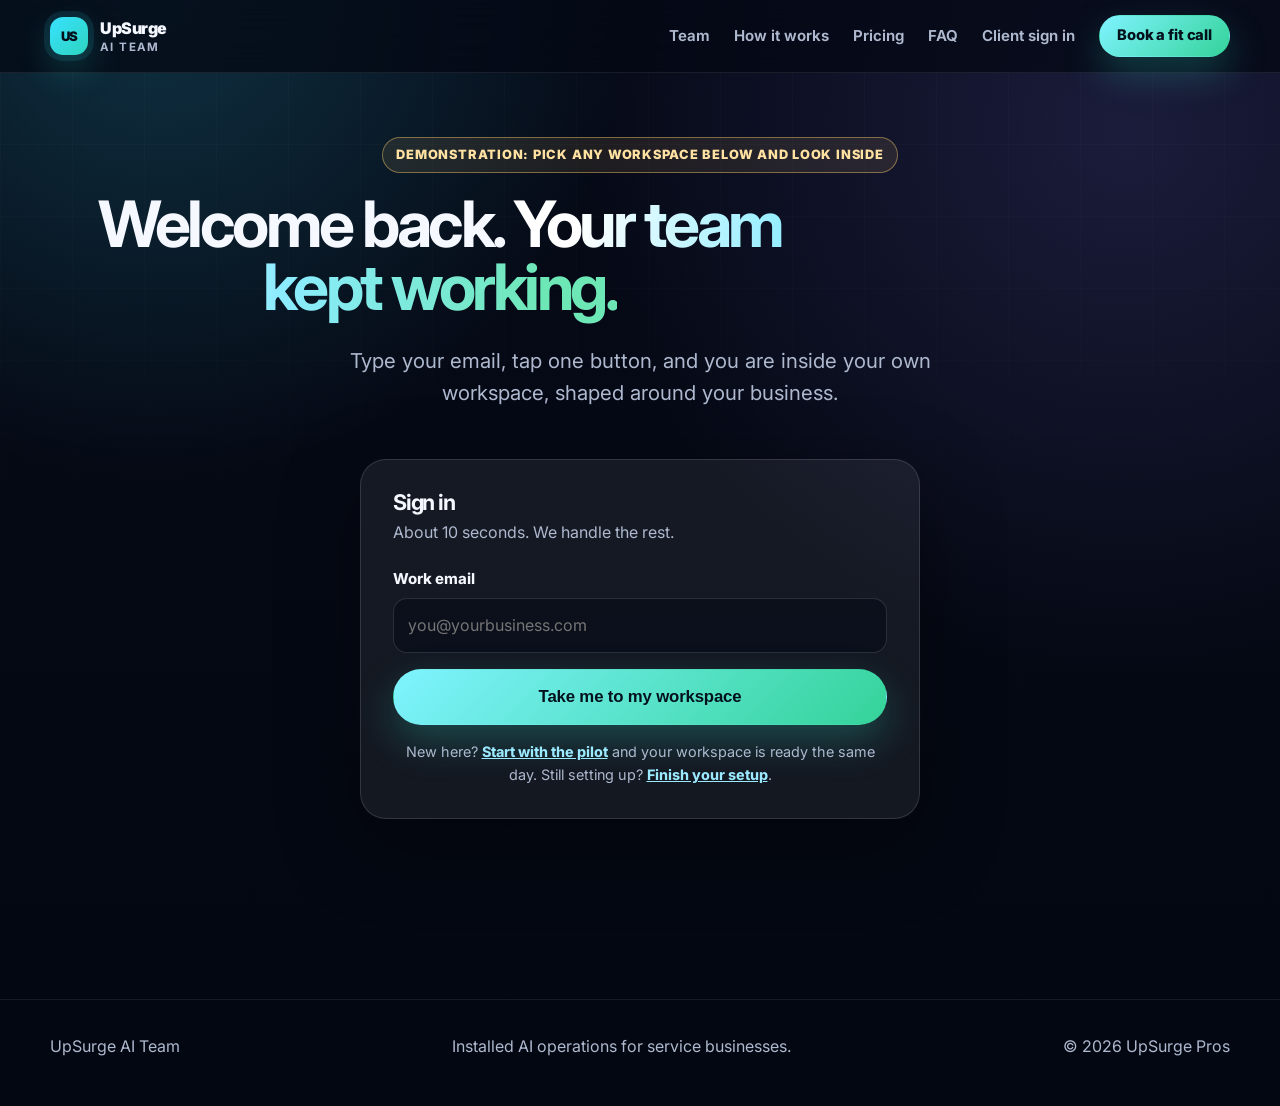
<file: site/signin.html>
<!doctype html>
<html lang="en">
<head>
  <meta charset="utf-8">
  <meta name="viewport" content="width=device-width, initial-scale=1">
  <meta name="description" content="Sign in to your UpSurge AI Team workspace. One email, one tap, and you are inside your own command center.">
  <title>Sign In | UpSurge AI Team</title>
  <link rel="preconnect" href="https://fonts.googleapis.com">
  <link rel="preconnect" href="https://fonts.gstatic.com" crossorigin>
  <link href="https://fonts.googleapis.com/css2?family=Inter:wght@400;500;600;700;800;900&display=swap" rel="stylesheet">
  <link rel="stylesheet" href="site.css">
  <style>
    .page-hero { padding: 64px 0 6px; text-align: center; }
    .page-hero h1 { font-size: clamp(2.4rem, 5.5vw, 4rem); margin-top: 20px; }
    .page-hero .hero-copy { margin-inline: auto; }
    .demo-badge {
      display: inline-flex; align-items: center; gap: 8px;
      border: 1px solid rgba(244,199,106,0.45); background: rgba(244,199,106,0.1);
      color: #ffe1a1; border-radius: 999px; padding: 7px 13px;
      font-size: 0.8rem; font-weight: 850; letter-spacing: 0.06em; text-transform: uppercase;
    }
    .signin-shell { max-width: 560px; margin: 38px auto 0; }
    .signin-card {
      border: 1px solid var(--line); background: var(--panel); border-radius: var(--radius);
      padding: 32px; box-shadow: var(--shadow);
    }
    .signin-card h3 { font-size: 1.35rem; margin-bottom: 6px; }
    .signin-card .card-sub { color: var(--muted); margin: 0 0 22px; }
    .field { display: grid; gap: 7px; margin-bottom: 16px; }
    .field label { font-weight: 750; font-size: 0.94rem; }
    .field input[type="email"] {
      width: 100%; border: 1px solid var(--line); background: rgba(3, 10, 22, 0.48);
      color: var(--text); border-radius: 14px; padding: 14px; font: inherit; font-size: 1rem;
    }
    .field input:focus { outline: 2px solid rgba(56,225,255,0.55); outline-offset: 1px; border-color: rgba(56,225,255,0.5); }
    .field.invalid input { border-color: rgba(255, 120, 120, 0.75); }
    .field-error { display: none; color: #ffb4b4; font-size: 0.86rem; font-weight: 650; }
    .field.invalid .field-error { display: block; }
    .big-go { width: 100%; justify-content: center; font-size: 1.05rem; min-height: 56px; }
    .signin-note { color: var(--muted); font-size: 0.9rem; text-align: center; margin: 16px 0 0; }
    .ws-picker { display: none; max-width: 920px; margin: 30px auto 0; }
    .ws-picker.show { display: block; }
    .ws-picker h3 { text-align: center; font-size: 1.5rem; }
    .ws-picker .card-sub { color: var(--muted); text-align: center; margin: 6px 0 22px; }
    .ws-grid { display: grid; grid-template-columns: repeat(3, 1fr); gap: 14px; }
    .ws-card {
      text-align: left; cursor: pointer; font: inherit; color: var(--text); width: 100%;
      border: 1px solid var(--line); border-radius: 22px; padding: 24px;
      background: var(--panel); transition: border-color 160ms ease, transform 160ms ease;
    }
    .ws-card:hover { border-color: rgba(56,225,255,0.55); transform: translateY(-2px); }
    .ws-card .ws-mark {
      width: 46px; height: 46px; border-radius: 15px; display: grid; place-items: center;
      font-weight: 900; letter-spacing: -0.02em; color: var(--ink); margin-bottom: 14px;
      background: linear-gradient(135deg, var(--cyan), var(--teal));
    }
    .ws-card strong { display: block; font-size: 1.12rem; letter-spacing: -0.02em; margin-bottom: 5px; }
    .ws-card p { color: var(--muted); margin: 0 0 14px; font-size: 0.93rem; }
    .ws-card .ws-type { color: #9beaff; font-weight: 800; font-size: 0.82rem; letter-spacing: 0.05em; text-transform: uppercase; }
    @media (max-width: 900px) { .ws-grid { grid-template-columns: 1fr; } }
  </style>
</head>
<body>
  <header class="site-header">
    <div class="wrap nav">
      <a class="brand" href="index.html" aria-label="UpSurge AI Team home">
        <span class="brand-mark">US</span>
        <span>UpSurge <small>AI Team</small></span>
      </a>
      <nav class="nav-links" aria-label="Primary navigation">
        <a href="index.html#team">Team</a>
        <a href="index.html#how">How it works</a>
        <a href="index.html#pricing">Pricing</a>
        <a href="index.html#faq">FAQ</a>
        <a href="signin.html">Client sign in</a>
        <a class="button primary small" href="book.html">Book a fit call</a>
      </nav>
    </div>
  </header>

  <main>
    <div class="wrap page-hero">
      <span class="demo-badge">Demonstration: pick any workspace below and look inside</span>
      <h1>Welcome back. <span class="gradient">Your team kept working.</span></h1>
      <p class="hero-copy">Type your email, tap one button, and you are inside your own workspace, shaped around your business.</p>
    </div>

    <section style="padding-top:6px">
      <div class="wrap">
        <form class="signin-shell" id="signinForm" novalidate>
          <div class="signin-card">
            <h3>Sign in</h3>
            <p class="card-sub">About 10 seconds. We handle the rest.</p>
            <div class="field" id="emailField">
              <label for="signinEmail">Work email</label>
              <input type="email" id="signinEmail" autocomplete="email" placeholder="you@yourbusiness.com">
              <span class="field-error">That email does not look complete. Check it and try again.</span>
            </div>
            <button class="button primary big-go" type="submit">Take me to my workspace</button>
            <p class="signin-note">New here? <a href="apply.html" style="color:#9beaff;font-weight:750">Start with the pilot</a> and your workspace is ready the same day. Still setting up? <a href="onboard.html" style="color:#9beaff;font-weight:750">Finish your setup</a>.</p>
          </div>
        </form>

        <div class="ws-picker" id="wsPicker" role="status">
          <h3>Pick your workspace</h3>
          <p class="card-sub">In this demonstration there are three. Tap one and step inside it.</p>
          <div class="ws-grid" id="wsGrid"></div>
        </div>
      </div>
    </section>
  </main>

  <footer>
    <div class="wrap footer-row">
      <span>UpSurge AI Team</span>
      <span>Installed AI operations for service businesses.</span>
      <span>&copy; <span id="year">2026</span> UpSurge Pros</span>
    </div>
  </footer>

  <script src="journey.js"></script>
  <script>
    (function () {
      var form = document.getElementById('signinForm');
      var email = document.getElementById('signinEmail');
      var field = document.getElementById('emailField');
      var picker = document.getElementById('wsPicker');
      var grid = document.getElementById('wsGrid');

      function initials(name) {
        return name.split(' ').filter(function (w) { return /^[A-Za-z]/.test(w); }).slice(0, 2).map(function (w) { return w[0]; }).join('').toUpperCase();
      }
      JOURNEY.WORKSPACES.forEach(function (ws) {
        var b = document.createElement('button');
        b.type = 'button';
        b.className = 'ws-card';
        b.innerHTML = '<span class="ws-mark">' + initials(ws.name) + '</span>' +
          '<strong>' + ws.name + '</strong>' +
          '<p>' + ws.line + '. Board, team, and ledger in this business\u2019s own words.</p>' +
          '<span class="ws-type">' + JOURNEY.getType(ws.type).label + '</span>';
        b.addEventListener('click', function () {
          // Production wiring: the workspace comes from the signed-in account.
          // Here the pick seeds the demo workspace config for that business.
          JOURNEY.chooseWorkspace(ws);
          window.location.href = 'home.html';
        });
        grid.appendChild(b);
      });

      email.addEventListener('input', function () { field.classList.remove('invalid'); });
      form.addEventListener('submit', function (ev) {
        ev.preventDefault();
        var ok = /^[^\s@]+@[^\s@]+\.[^\s@]{2,}$/.test(email.value.trim());
        if (!ok) { field.classList.add('invalid'); email.focus(); return; }
        picker.classList.add('show');
        picker.scrollIntoView({ behavior: 'smooth', block: 'center' });
      });

      var year = document.getElementById('year');
      if (year) year.textContent = new Date().getFullYear();
    })();
  </script>
</body>
</html>
</file>
<file: site/site.css>
/* UpSurge AI Team shared design system.
   Extracted verbatim from index.html so every journey page renders identically.
   Page-specific styles live in each page's own <style> block. */
    :root {
      --bg: #050914;
      --bg-2: #081120;
      --panel: rgba(255, 255, 255, 0.065);
      --panel-strong: rgba(255, 255, 255, 0.1);
      --line: rgba(255, 255, 255, 0.13);
      --text: #f5f8ff;
      --muted: #aeb9cf;
      --soft: #dbe5f7;
      --cyan: #38e1ff;
      --teal: #2dd4bf;
      --violet: #8b7cf6;
      --gold: #f4c76a;
      --green: #55e6a5;
      --ink: #06101f;
      --radius: 26px;
      --shadow: 0 24px 80px rgba(0, 0, 0, 0.38);
    }

    * { box-sizing: border-box; }
    html { scroll-behavior: smooth; }
    body {
      margin: 0;
      font-family: Inter, ui-sans-system, system-ui, -apple-system, BlinkMacSystemFont, "Segoe UI", sans-serif;
      color: var(--text);
      background:
        radial-gradient(circle at 12% 0%, rgba(56, 225, 255, 0.18), transparent 30rem),
        radial-gradient(circle at 88% 12%, rgba(139, 124, 246, 0.16), transparent 34rem),
        linear-gradient(180deg, #060a18 0%, #050914 46%, #030711 100%);
      line-height: 1.58;
      overflow-x: hidden;
    }

    body::before {
      content: "";
      position: fixed;
      inset: 0;
      pointer-events: none;
      background-image:
        linear-gradient(rgba(255,255,255,0.025) 1px, transparent 1px),
        linear-gradient(90deg, rgba(255,255,255,0.025) 1px, transparent 1px);
      background-size: 72px 72px;
      mask-image: linear-gradient(to bottom, black, transparent 72%);
      z-index: -1;
    }

    a { color: inherit; }
    .wrap { width: min(1180px, calc(100% - 40px)); margin: 0 auto; }
    .site-header {
      position: sticky;
      top: 0;
      z-index: 20;
      backdrop-filter: blur(18px);
      background: rgba(5, 9, 20, 0.76);
      border-bottom: 1px solid rgba(255,255,255,0.08);
    }
    .nav {
      min-height: 72px;
      display: flex;
      align-items: center;
      justify-content: space-between;
      gap: 24px;
    }
    .brand {
      display: inline-flex;
      align-items: center;
      gap: 12px;
      text-decoration: none;
      font-weight: 900;
      letter-spacing: -0.03em;
      white-space: nowrap;
    }
    .brand-mark {
      width: 38px;
      height: 38px;
      border-radius: 13px;
      display: grid;
      place-items: center;
      color: #03111d;
      background: linear-gradient(135deg, var(--cyan), var(--teal));
      box-shadow: 0 0 0 6px rgba(56, 225, 255, 0.1), 0 14px 34px rgba(45, 212, 191, 0.25);
      font-size: 0.82rem;
      letter-spacing: -0.06em;
    }
    .brand small {
      display: block;
      color: var(--muted);
      font-size: 0.72rem;
      font-weight: 700;
      letter-spacing: 0.12em;
      text-transform: uppercase;
      margin-top: -3px;
    }
    .nav-links {
      display: flex;
      align-items: center;
      gap: 24px;
      color: var(--muted);
      font-size: 0.94rem;
      font-weight: 650;
    }
    .nav-links a { text-decoration: none; }
    .nav-links a:hover { color: var(--text); }

    .button {
      display: inline-flex;
      align-items: center;
      justify-content: center;
      gap: 9px;
      min-height: 48px;
      padding: 0 22px;
      border-radius: 999px;
      border: 1px solid transparent;
      text-decoration: none;
      font-weight: 800;
      letter-spacing: -0.01em;
      transition: transform 180ms ease, border-color 180ms ease, background 180ms ease;
      white-space: nowrap;
    }
    .button:hover { transform: translateY(-2px); }
    .button.primary {
      color: #03111d;
      background: linear-gradient(135deg, #7ff3ff, #34d399);
      box-shadow: 0 16px 38px rgba(45, 212, 191, 0.26);
    }
    .button.secondary {
      color: var(--text);
      border-color: var(--line);
      background: rgba(255,255,255,0.05);
    }
    .button.small { min-height: 42px; padding: 0 17px; font-size: 0.92rem; }

    .hero {
      padding: 86px 0 58px;
      position: relative;
    }
    .hero-grid {
      display: grid;
      grid-template-columns: minmax(0, 1.02fr) minmax(360px, 0.78fr);
      gap: 48px;
      align-items: center;
    }
    .eyebrow {
      display: inline-flex;
      align-items: center;
      gap: 9px;
      padding: 8px 12px;
      border: 1px solid rgba(56,225,255,0.28);
      border-radius: 999px;
      background: rgba(56,225,255,0.08);
      color: #bbeeff;
      font-size: 0.78rem;
      font-weight: 800;
      letter-spacing: 0.12em;
      text-transform: uppercase;
    }
    .live-dot {
      width: 8px;
      height: 8px;
      border-radius: 99px;
      background: var(--green);
      box-shadow: 0 0 0 0 rgba(85, 230, 165, 0.55);
      animation: dotPulse 2s infinite;
      flex: 0 0 auto;
    }
    @keyframes dotPulse {
      0% { box-shadow: 0 0 0 0 rgba(85, 230, 165, 0.48); }
      70% { box-shadow: 0 0 0 9px rgba(85, 230, 165, 0); }
      100% { box-shadow: 0 0 0 0 rgba(85, 230, 165, 0); }
    }
    h1, h2, h3 { line-height: 0.98; letter-spacing: -0.055em; margin: 0; }
    h1 {
      font-size: clamp(3.4rem, 8vw, 7.1rem);
      max-width: 780px;
      margin-top: 26px;
    }
    h1 .gradient {
      background: linear-gradient(92deg, #fff 10%, #8cecff 46%, #6ee7b7 88%);
      -webkit-background-clip: text;
      background-clip: text;
      color: transparent;
    }
    .hero-copy {
      color: var(--muted);
      font-size: clamp(1.08rem, 2vw, 1.28rem);
      max-width: 680px;
      margin: 26px 0 0;
    }
    .hero-actions {
      display: flex;
      flex-wrap: wrap;
      gap: 14px;
      margin-top: 34px;
    }
    .hero-notes {
      display: flex;
      flex-wrap: wrap;
      gap: 10px;
      margin-top: 26px;
      color: var(--soft);
      font-size: 0.92rem;
      font-weight: 650;
    }
    .hero-notes span {
      border: 1px solid var(--line);
      background: rgba(255,255,255,0.045);
      border-radius: 999px;
      padding: 8px 12px;
    }

    .hero-console, .team-console {
      border: 1px solid rgba(255,255,255,0.14);
      background: linear-gradient(180deg, rgba(255,255,255,0.105), rgba(255,255,255,0.045));
      border-radius: 30px;
      box-shadow: var(--shadow);
      overflow: hidden;
      position: relative;
    }
    .hero-console { padding: 22px; }
    .console-top {
      display: flex;
      align-items: center;
      justify-content: space-between;
      gap: 16px;
      padding-bottom: 18px;
      border-bottom: 1px solid var(--line);
    }
    .console-title { font-weight: 900; letter-spacing: -0.03em; }
    .console-subtitle { color: var(--muted); font-size: 0.86rem; margin-top: 2px; }
    .window-dots { display: flex; gap: 7px; }
    .window-dots i { width: 10px; height: 10px; border-radius: 99px; background: rgba(255,255,255,0.22); display: block; }
    .request-list { display: grid; gap: 12px; margin-top: 18px; }
    .request-row {
      display: grid;
      grid-template-columns: auto 1fr auto;
      gap: 12px;
      align-items: center;
      padding: 14px;
      border-radius: 18px;
      background: rgba(3, 10, 22, 0.48);
      border: 1px solid rgba(255,255,255,0.08);
    }
    .request-row strong { display: block; font-size: 0.96rem; letter-spacing: -0.015em; }
    .request-row small { color: var(--muted); display: block; margin-top: 1px; }
    .status {
      font-size: 0.73rem;
      font-weight: 900;
      letter-spacing: 0.08em;
      text-transform: uppercase;
      padding: 7px 9px;
      border-radius: 999px;
      white-space: nowrap;
    }
    .status.done { background: rgba(85,230,165,0.14); color: #8ff5c5; }
    .status.working { background: rgba(56,225,255,0.14); color: #9beaff; }
    .status.review { background: rgba(244,199,106,0.15); color: #ffe1a1; }
    .avatar {
      width: 38px;
      height: 38px;
      border-radius: 14px;
      display: grid;
      place-items: center;
      background: rgba(255,255,255,0.1);
      font-weight: 900;
      font-size: 0.78rem;
    }

    .proof-strip {
      border-top: 1px solid rgba(255,255,255,0.08);
      border-bottom: 1px solid rgba(255,255,255,0.08);
      background: rgba(255,255,255,0.03);
      padding: 26px 0;
    }
    .proof-line {
      text-align: center;
      color: var(--soft);
      font-weight: 750;
      max-width: 880px;
      margin: 0 auto 18px;
    }
    .proof-items {
      display: grid;
      grid-template-columns: repeat(5, 1fr);
      gap: 12px;
    }
    .proof-item {
      color: var(--muted);
      text-align: center;
      font-size: 0.9rem;
      font-weight: 700;
      padding: 13px 10px;
      border: 1px solid rgba(255,255,255,0.08);
      border-radius: 16px;
      background: rgba(255,255,255,0.035);
    }

    section { padding: 92px 0; }
    .section-head { max-width: 780px; margin-bottom: 38px; }
    .section-head.center { margin-inline: auto; text-align: center; }
    .kicker {
      color: var(--cyan);
      font-size: 0.78rem;
      font-weight: 900;
      letter-spacing: 0.15em;
      text-transform: uppercase;
      margin-bottom: 16px;
    }
    h2 { font-size: clamp(2.25rem, 5vw, 4.25rem); }
    .section-head p, .lead {
      color: var(--muted);
      font-size: 1.08rem;
      margin: 20px 0 0;
    }

    .problem-grid {
      display: grid;
      grid-template-columns: 1fr 1fr;
      gap: 18px;
      align-items: stretch;
    }
    .quote-card, .mini-card, .step-card, .bundle-card, .price-card, .faq-item {
      border: 1px solid var(--line);
      background: var(--panel);
      border-radius: var(--radius);
    }
    .quote-card {
      padding: 34px;
      background:
        radial-gradient(circle at 18% 12%, rgba(56,225,255,0.13), transparent 18rem),
        var(--panel);
    }
    .quote-card blockquote {
      margin: 0;
      font-size: clamp(1.45rem, 3vw, 2.2rem);
      line-height: 1.16;
      letter-spacing: -0.04em;
      font-weight: 850;
    }
    .quote-card p { color: var(--muted); margin: 22px 0 0; }
    .problem-points { display: grid; gap: 18px; }
    .mini-card { padding: 26px; }
    .mini-card h3, .step-card h3, .bundle-card h3 { font-size: 1.25rem; letter-spacing: -0.035em; margin-bottom: 10px; }
    .mini-card p, .step-card p, .bundle-card p { color: var(--muted); margin: 0; }

    .team-section { position: relative; }
    .team-console { padding: 0; isolation: isolate; }
    .team-console::before, .team-console::after {
      content: "";
      position: absolute;
      border: 1px solid rgba(85, 230, 165, 0.22);
      border-radius: 999px;
      pointer-events: none;
      z-index: -1;
    }
    .team-console::before { width: 340px; height: 340px; right: -120px; top: -150px; animation: ringPulse 3.6s ease-out infinite; }
    .team-console::after { width: 220px; height: 220px; left: -80px; bottom: -110px; animation: ringPulse 3.6s ease-out 1.2s infinite; }
    @keyframes ringPulse {
      0% { transform: scale(0.76); opacity: 0; }
      35% { opacity: 0.85; }
      100% { transform: scale(1.22); opacity: 0; }
    }
    .team-window { padding: 26px; }
    .team-toolbar {
      display: flex;
      justify-content: space-between;
      align-items: flex-start;
      gap: 20px;
      padding-bottom: 22px;
      border-bottom: 1px solid var(--line);
    }
    .team-toolbar h3 { font-size: clamp(1.65rem, 3vw, 2.55rem); }
    .team-toolbar p { color: var(--muted); margin: 8px 0 0; max-width: 660px; }
    .clock-card {
      min-width: 172px;
      text-align: right;
      border: 1px solid rgba(85,230,165,0.25);
      background: rgba(85,230,165,0.07);
      border-radius: 18px;
      padding: 13px 15px;
    }
    .clock-card span { display: block; color: #9df0c8; font-size: 0.72rem; font-weight: 900; letter-spacing: 0.12em; text-transform: uppercase; }
    .clock-card strong { display: block; font-size: 1.2rem; margin-top: 3px; letter-spacing: -0.03em; }
    .pulse-line {
      height: 54px;
      margin: 24px 0;
      position: relative;
      overflow: hidden;
      border-radius: 18px;
      background: linear-gradient(90deg, rgba(56,225,255,0.05), rgba(85,230,165,0.09), rgba(139,124,246,0.06));
      border: 1px solid rgba(255,255,255,0.08);
    }
    .pulse-line svg { width: 100%; height: 100%; display: block; }
    .pulse-line path {
      fill: none;
      stroke: var(--green);
      stroke-width: 3;
      stroke-linecap: round;
      stroke-linejoin: round;
      stroke-dasharray: 720;
      stroke-dashoffset: 720;
      filter: drop-shadow(0 0 10px rgba(85,230,165,0.65));
      animation: heartbeat 3.4s ease-in-out infinite;
    }
    @keyframes heartbeat {
      0% { stroke-dashoffset: 720; opacity: 0.3; }
      35% { stroke-dashoffset: 0; opacity: 1; }
      72% { stroke-dashoffset: 0; opacity: 0.94; }
      100% { stroke-dashoffset: -720; opacity: 0.3; }
    }
    .lead-strip {
      display: grid;
      grid-template-columns: auto 1fr auto;
      gap: 16px;
      align-items: center;
      padding: 18px;
      border-radius: 22px;
      background: linear-gradient(135deg, rgba(56,225,255,0.14), rgba(85,230,165,0.1));
      border: 1px solid rgba(56,225,255,0.22);
      margin-bottom: 18px;
    }
    .lead-strip strong { display: block; font-size: 1.06rem; }
    .lead-strip p { margin: 3px 0 0; color: var(--muted); }
    .lanes {
      display: grid;
      grid-template-columns: repeat(3, 1fr);
      gap: 16px;
    }
    .lane {
      border: 1px solid rgba(255,255,255,0.1);
      border-radius: 24px;
      padding: 18px;
      background: rgba(3, 10, 22, 0.44);
    }
    .lane.cyan { box-shadow: inset 0 1px 0 rgba(56,225,255,0.45); }
    .lane.violet { box-shadow: inset 0 1px 0 rgba(139,124,246,0.55); }
    .lane.gold { box-shadow: inset 0 1px 0 rgba(244,199,106,0.55); }
    .lane-head { padding-bottom: 15px; border-bottom: 1px solid rgba(255,255,255,0.09); margin-bottom: 15px; }
    .lane-head span { color: var(--muted); font-size: 0.73rem; font-weight: 900; letter-spacing: 0.13em; text-transform: uppercase; }
    .lane-head h3 { font-size: 1.35rem; margin-top: 5px; }
    .lane-head p { color: var(--muted); font-size: 0.92rem; margin: 8px 0 0; }
    .specialist {
      display: grid;
      grid-template-columns: auto 1fr;
      gap: 11px;
      padding: 12px 0;
      border-bottom: 1px solid rgba(255,255,255,0.065);
    }
    .specialist:last-child { border-bottom: 0; padding-bottom: 0; }
    .specialist .avatar { width: 34px; height: 34px; border-radius: 12px; font-size: 0.7rem; }
    .specialist strong { display: block; font-size: 0.93rem; }
    .specialist small { color: var(--muted); display: block; line-height: 1.42; }
    .specialist em {
      display: inline-block;
      margin-top: 6px;
      color: #b8f4d8;
      background: rgba(85,230,165,0.1);
      border: 1px solid rgba(85,230,165,0.16);
      padding: 3px 7px;
      border-radius: 999px;
      font-size: 0.7rem;
      font-style: normal;
      font-weight: 800;
    }
    .team-features {
      display: grid;
      grid-template-columns: repeat(4, 1fr);
      gap: 12px;
      margin-top: 18px;
    }
    .team-features div {
      border: 1px solid rgba(255,255,255,0.09);
      background: rgba(255,255,255,0.045);
      border-radius: 17px;
      padding: 15px;
      color: var(--soft);
      font-size: 0.92rem;
      font-weight: 680;
    }

    .steps, .bundle-grid {
      display: grid;
      grid-template-columns: repeat(3, 1fr);
      gap: 18px;
    }
    .step-card, .bundle-card { padding: 28px; }
    .step-num {
      width: 42px;
      height: 42px;
      border-radius: 15px;
      display: grid;
      place-items: center;
      background: rgba(56,225,255,0.12);
      color: #a5ecff;
      font-weight: 900;
      margin-bottom: 20px;
    }
    .bundle-grid { grid-template-columns: repeat(4, 1fr); }
    .bundle-icon {
      width: 46px;
      height: 46px;
      border-radius: 16px;
      display: grid;
      place-items: center;
      background: rgba(255,255,255,0.09);
      font-weight: 900;
      margin-bottom: 20px;
      color: #b8f4d8;
    }

    .handoff-grid {
      display: grid;
      grid-template-columns: repeat(4, 1fr);
      gap: 18px;
    }
    .handoff-card {
      padding: 26px;
      border-radius: var(--radius);
      border: 1px solid var(--line);
      background: linear-gradient(180deg, rgba(255,255,255,0.075), rgba(255,255,255,0.04));
    }
    .handoff-card h3 { font-size: 1.22rem; margin-bottom: 16px; }
    .handoff-card ul, .price-card ul {
      list-style: none;
      padding: 0;
      margin: 0;
      display: grid;
      gap: 10px;
      color: var(--muted);
    }
    .handoff-card li, .price-card li { position: relative; padding-left: 19px; }
    .handoff-card li::before, .price-card li::before {
      content: "";
      position: absolute;
      left: 0;
      top: 0.68em;
      width: 7px;
      height: 7px;
      border-radius: 99px;
      background: var(--teal);
    }

    .pricing-section { padding-top: 40px; }
    .pilot-banner {
      display: grid;
      grid-template-columns: 1fr auto;
      gap: 24px;
      align-items: center;
      padding: 28px;
      border-radius: 28px;
      border: 1px solid rgba(244,199,106,0.34);
      background:
        radial-gradient(circle at 10% 20%, rgba(244,199,106,0.17), transparent 20rem),
        linear-gradient(135deg, rgba(244,199,106,0.12), rgba(56,225,255,0.08));
      margin-bottom: 18px;
    }
    .pilot-banner h3 { font-size: clamp(1.55rem, 3vw, 2.35rem); margin-bottom: 10px; }
    .pilot-banner p { color: var(--soft); margin: 0; max-width: 760px; }
    .pilot-price { text-align: right; min-width: 250px; }
    .pilot-price span { display: block; color: #ffe1a1; font-size: 0.76rem; font-weight: 900; letter-spacing: 0.12em; text-transform: uppercase; }
    .pilot-price strong { display: block; font-size: 1.55rem; letter-spacing: -0.04em; margin-top: 5px; }
    .pilot-price small { color: var(--muted); display: block; margin-top: 5px; }
    .pricing-grid {
      display: grid;
      grid-template-columns: repeat(3, 1fr);
      gap: 18px;
      align-items: stretch;
    }
    .price-card {
      padding: 30px;
      display: flex;
      flex-direction: column;
      position: relative;
      overflow: hidden;
    }
    .price-card.featured {
      background: linear-gradient(180deg, rgba(56,225,255,0.14), rgba(255,255,255,0.065));
      border-color: rgba(56,225,255,0.38);
      transform: translateY(-8px);
    }
    .tier-label {
      color: var(--cyan);
      font-size: 0.76rem;
      font-weight: 900;
      letter-spacing: 0.13em;
      text-transform: uppercase;
    }
    .price-card h3 { font-size: 1.72rem; margin: 10px 0 12px; }
    .price-card .fit { color: var(--muted); margin: 0 0 22px; }
    .price-line { border-top: 1px solid var(--line); border-bottom: 1px solid var(--line); padding: 17px 0; margin-bottom: 20px; }
    .price-line span { display: block; color: var(--muted); font-size: 0.8rem; font-weight: 800; letter-spacing: 0.09em; text-transform: uppercase; }
    .price-line strong { display: block; font-size: 1.18rem; letter-spacing: -0.03em; margin-top: 4px; }
    .price-card .button { margin-top: auto; }
    .price-card ul { margin-bottom: 26px; }
    .pricing-note { color: var(--muted); text-align: center; max-width: 820px; margin: 24px auto 0; }

    .faq-list { display: grid; gap: 12px; max-width: 920px; margin: 0 auto; }
    .faq-item { overflow: hidden; }
    .faq-item summary {
      cursor: pointer;
      list-style: none;
      padding: 22px 24px;
      font-weight: 850;
      letter-spacing: -0.02em;
      display: flex;
      justify-content: space-between;
      gap: 18px;
      align-items: center;
    }
    .faq-item summary::-webkit-details-marker { display: none; }
    .faq-item summary::after {
      content: "+";
      width: 30px;
      height: 30px;
      border-radius: 99px;
      display: grid;
      place-items: center;
      background: rgba(255,255,255,0.08);
      color: var(--cyan);
      flex: 0 0 auto;
    }
    .faq-item[open] summary::after { content: "-"; }
    .faq-item p { color: var(--muted); margin: 0; padding: 0 24px 24px; max-width: 800px; }

    .final-cta {
      text-align: center;
      padding: 70px 34px;
      border-radius: 34px;
      border: 1px solid rgba(56,225,255,0.25);
      background:
        radial-gradient(circle at 50% 0%, rgba(56,225,255,0.17), transparent 26rem),
        linear-gradient(180deg, rgba(255,255,255,0.09), rgba(255,255,255,0.045));
      box-shadow: var(--shadow);
    }
    .final-cta h2 { max-width: 760px; margin: 0 auto; }
    .final-cta p { color: var(--muted); max-width: 700px; margin: 22px auto 30px; font-size: 1.08rem; }
    footer {
      padding: 34px 0 46px;
      color: var(--muted);
      border-top: 1px solid rgba(255,255,255,0.08);
      margin-top: 88px;
    }
    .footer-row { display: flex; justify-content: space-between; gap: 20px; flex-wrap: wrap; }

    @media (max-width: 1020px) {
      .hero-grid, .problem-grid { grid-template-columns: 1fr; }
      .proof-items, .team-features { grid-template-columns: repeat(2, 1fr); }
      .lanes, .steps, .pricing-grid, .handoff-grid { grid-template-columns: 1fr 1fr; }
      .bundle-grid { grid-template-columns: 1fr 1fr; }
      .price-card.featured { transform: none; }
    }
    @media (max-width: 720px) {
      .wrap { width: min(100% - 28px, 1180px); }
      .nav { min-height: 64px; }
      .nav-links a:not(.button) { display: none; }
      .hero { padding-top: 54px; }
      section { padding: 64px 0; }
      .proof-items, .team-features, .lanes, .steps, .pricing-grid, .handoff-grid, .bundle-grid { grid-template-columns: 1fr; }
      .team-toolbar, .pilot-banner { display: block; }
      .clock-card { text-align: left; margin-top: 18px; }
      .pilot-price { text-align: left; margin-top: 20px; }
      .lead-strip, .request-row { grid-template-columns: 1fr; }
      .status { justify-self: start; }
      .final-cta { padding: 48px 22px; }
    }
    @media (prefers-reduced-motion: reduce) {
      *, *::before, *::after { animation-duration: 0.01ms !important; animation-iteration-count: 1 !important; scroll-behavior: auto !important; transition-duration: 0.01ms !important; }
    }
</file>
